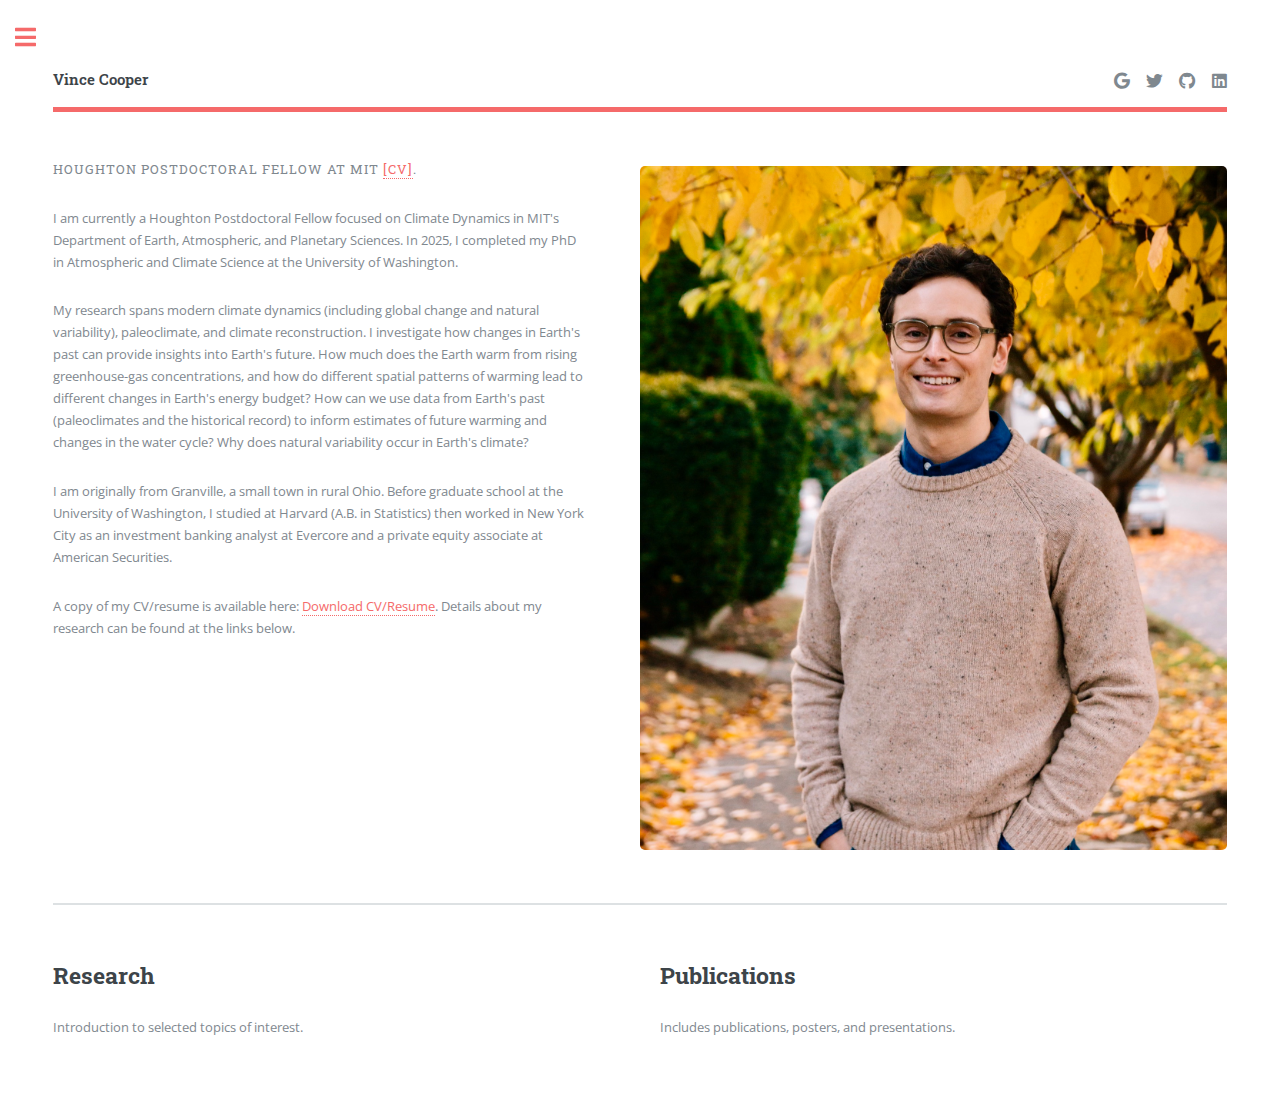
<file: index.html>
<!DOCTYPE HTML>
<!--
	Editorial by HTML5 UP
	html5up.net | @ajlkn
	Free for personal and commercial use under the CCA 3.0 license (html5up.net/license)
-->
<html>
	<head>
		<title>Vince Cooper</title>
		<meta charset="utf-8" />
		<meta name="viewport" content="width=device-width, initial-scale=1, user-scalable=no" />
		<link rel="stylesheet" href="assets/css/main.css" />
		<link rel="stylesheet" href="assets/css/academicons.min.css" />
		<meta name="description" content="Vince Cooper - Houghton Postdoctoral Fellow at MIT and PhD in Climate Dynamics from the University of Washington. Research in climate variability, climate reconstruction, and Earth's energy budget.">
		<meta name="keywords" content="Climate Science, Vince Cooper, Vincent Cooper, 
		                               Climate Dynamics, MIT, Harvard, UW, University of Washington, PhD,
									   Climate Research, Paleoclimate, Pattern Effect, Climate Sensitivity">
		<!-- <script>
  			const CV_PATH = 'files/cv/Cooper_CV_2026.01.31.pdf';
		</script> -->
		
	</head>
	<body class="is-preload">

		<!-- Wrapper -->
			<div id="wrapper">

				<!-- Main -->
					<div id="main">
						<div class="inner">

							<!-- Header -->
								<header id="header">
									<a href="index.html" class="logo"><strong>Vince Cooper</strong></a>
									<ul class="icons">
										<li><a href="https://scholar.google.com/citations?user=EFGj-hgAAAAJ&hl=en&oi=ao" class="icon brands fa-google"><span class="label">Google Scholar</span></a></li>
										<li><a href="https://twitter.com/VTCoop" class="icon brands fa-twitter"><span class="label">Twitter</span></a></li>
										<li><a href="https://github.com/vtcooper" class="icon brands fa-github"><span class="label">GitHub</span></a></li>
										<li><a href="https://www.linkedin.com/in/vince-cooper/" class="icon brands fa-linkedin"><span class="label">LinkedIn</span></a></li>
									</ul>
								</header>

							<!-- Banner -->
								<section id="banner">
									<div class="content">
										<header>
											<p>Houghton Postdoctoral Fellow at MIT <a href="files/cv/cooper_cv_latest.pdf">[CV]</a>.</p>
											<!-- <p>Houghton Postdoctoral Fellow at MIT <a href="#" onclick="window.location.href=CV_PATH; return false;">[CV]</a>.</p> -->
										</header>
										<p>
											I am currently a 
											Houghton Postdoctoral Fellow focused on Climate Dynamics in 
											MIT's Department of Earth, Atmospheric, and Planetary Sciences. 
											In 2025, I completed my PhD in Atmospheric and Climate Science 
											at the University of Washington.
										</p>
										<p>
											My research spans modern climate dynamics (including global change and natural variability), 
											paleoclimate, and climate reconstruction. 
											I investigate how changes in Earth's past can provide insights into Earth's future. 
											How much does the Earth warm from rising greenhouse-gas concentrations, 
											and how do different spatial patterns of warming lead to different changes in Earth's energy budget? 
											How can we use data from Earth's past (paleoclimates and the historical record) 
											to inform estimates of future warming and changes in the water cycle? 
											Why does natural variability occur in Earth's climate?
										</p>
										<p>
											I am originally from Granville, a small town in rural Ohio.
											Before graduate school at the University of Washington, 
											I studied at Harvard (A.B. in Statistics) then worked in New York City 
											as an investment banking analyst at Evercore 
											<!-- <a href="files/misc/Evercore_FT_2024.pdf">Evercore</a>  -->
											and a private equity associate at American Securities.
										</p>
										<p>
											A copy of my CV/resume is available here: 
											<a href="files/cv/cooper_cv_latest.pdf">Download CV/Resume</a>. 
											<!-- <a href="#" onclick="window.location.href=CV_PATH; return false;">Download CV/Resume</a>. -->
											Details about my research can be found at the links below.
										</p>
										<!-- <ul class="actions">
											<li><a href="#" class="button big">Download CV</a></li>
										</ul> -->
									</div>
									<span class="image object">
										<!-- <img src="images/head_2022.11_yellow.jpeg" alt="Vince Cooper Climate Science UW Harvard" />	 -->
										<img src="images/head_2022.11_yellow.jpeg" class="top-align-image" alt="Vince Cooper Climate Science UW Harvard" />
									</span>
									<!-- <div> -->
										<!-- <img src="images/head_2022.11_yellow.jpeg" alt="Vince Cooper Climate Science UW Harvard" />	 -->
										<!-- <img src="images/head_2022.11_yellow.jpeg" class="top-align-image" alt="Vince Cooper Climate Science UW Harvard" /> -->
									<!-- </div> -->
								</section>

							<!-- Section -->
								<section>
									<header class="major">
										<!-- <h2>Pages</h2> -->
									</header>
									<div class="features">
										<article>
											<!-- <span class="icon fa-gem"></span> -->
											<div class="content">
												<h2><a href="research.html">Research</a></h2>
												<p>Introduction to selected topics of interest.</p>
											</div>
										</article>
										<article>
											<!-- <span class="icon solid fa-paper-plane"></span> -->
											<div class="content">
												<h2><a href="publications.html">Publications</a></h2>
												<p>Includes publications, posters, and presentations.</p>
											</div>
										</article>
										<!-- <article>
											<span class="icon solid fa-rocket"></span>
											<div class="content">
												<h2><a href="teaching.html">Teaching & Outreach</a></h2>
												<p>[Work in progress.]</p>
											</div>
										</article> -->
										<!-- <article>
											<span class="icon solid fa-signal"></span>
											<div class="content">
												<h2><a href="resources.html">Resources</a></h2>
												<p>[Work in progress.]</p>
											</div>
										</article> -->
									</div>
								</section>

							<!-- Section -->
								<!-- <section>
									<header class="major">
										<h2>Ipsum sed dolor</h2>
									</header>
									<div class="posts">
										<article>
											<a href="#" class="image"><img src="images/pic01.jpg" alt="" /></a>
											<h3>Interdum aenean</h3>
											<p>Aenean ornare velit lacus, ac varius enim lorem ullamcorper dolore. Proin aliquam facilisis ante interdum. Sed nulla amet lorem feugiat tempus aliquam.</p>
											<ul class="actions">
												<li><a href="#" class="button">More</a></li>
											</ul>
										</article>
										<article>
											<a href="#" class="image"><img src="images/pic02.jpg" alt="" /></a>
											<h3>Nulla amet dolore</h3>
											<p>Aenean ornare velit lacus, ac varius enim lorem ullamcorper dolore. Proin aliquam facilisis ante interdum. Sed nulla amet lorem feugiat tempus aliquam.</p>
											<ul class="actions">
												<li><a href="#" class="button">More</a></li>
											</ul>
										</article>
										<article>
											<a href="#" class="image"><img src="images/pic03.jpg" alt="" /></a>
											<h3>Tempus ullamcorper</h3>
											<p>Aenean ornare velit lacus, ac varius enim lorem ullamcorper dolore. Proin aliquam facilisis ante interdum. Sed nulla amet lorem feugiat tempus aliquam.</p>
											<ul class="actions">
												<li><a href="#" class="button">More</a></li>
											</ul>
										</article>
										<article>
											<a href="#" class="image"><img src="images/pic04.jpg" alt="" /></a>
											<h3>Sed etiam facilis</h3>
											<p>Aenean ornare velit lacus, ac varius enim lorem ullamcorper dolore. Proin aliquam facilisis ante interdum. Sed nulla amet lorem feugiat tempus aliquam.</p>
											<ul class="actions">
												<li><a href="#" class="button">More</a></li>
											</ul>
										</article>
										<article>
											<a href="#" class="image"><img src="images/pic05.jpg" alt="" /></a>
											<h3>Feugiat lorem aenean</h3>
											<p>Aenean ornare velit lacus, ac varius enim lorem ullamcorper dolore. Proin aliquam facilisis ante interdum. Sed nulla amet lorem feugiat tempus aliquam.</p>
											<ul class="actions">
												<li><a href="#" class="button">More</a></li>
											</ul>
										</article>
										<article>
											<a href="#" class="image"><img src="images/pic06.jpg" alt="" /></a>
											<h3>Amet varius aliquam</h3>
											<p>Aenean ornare velit lacus, ac varius enim lorem ullamcorper dolore. Proin aliquam facilisis ante interdum. Sed nulla amet lorem feugiat tempus aliquam.</p>
											<ul class="actions">
												<li><a href="#" class="button">More</a></li>
											</ul>
										</article>
									</div>
								</section> -->

						</div>
					</div>

				<!-- Sidebar -->
					<div id="sidebar">
						<div class="inner">

							<!-- Search -->
								<!-- <section id="search" class="alt">
									<form method="post" action="#">
										<input type="text" name="query" id="query" placeholder="Search" />
									</form>
								</section> -->
									
						<!-- Logo -->
							<div id="logo">
							<h1 id="title">Vince Cooper</h1>
								<p>Postdoctoral Fellow</p>
								<p>Climate Dynamics</p>
                                <p>MIT</p>
								<span class="image avatar48"><img src="images/head_2022.11_green2.jpeg" alt="Vince Cooper UW Harvard" /></span>
							</div>


							<!-- Menu -->
								<nav id="menu">
									<!-- <header class="major">
										<h2>Menu</h2>
									</header> -->
									<ul>
										<li><a href="index.html">Homepage</a></li>
										<li><a href="research.html">Research</a></li>
										<!-- <li><a href="generic.html">Generic</a></li> -->
										<li><a href="publications.html">Publications</a></li>
										<li><a href="files/cv/cooper_cv_latest.pdf">[Download CV]</a></li>
										<!-- <li><a href="teaching.html">Teaching & Outreach</a></li> -->
										<!-- <li><a href="resources.html">Resources</a></li> -->
										<!-- <li><a href="elements.html">Elements</a></li> -->
										<!-- <li>
											<span class="opener">Submenu</span>
											<ul>
												<li><a href="#">Lorem Dolor</a></li>
												<li><a href="#">Ipsum Adipiscing</a></li>
												<li><a href="#">Tempus Magna</a></li>
												<li><a href="#">Feugiat Veroeros</a></li>
											</ul>
										</li> -->
									</ul>
								</nav>

							<!-- Section -->
								<!-- <section>
									<header class="major">
										<h2>Ante interdum</h2>
									</header>
									<div class="mini-posts">
										<article>
											<a href="#" class="image"><img src="images/pic07.jpg" alt="" /></a>
											<p>Aenean ornare velit lacus, ac varius enim lorem ullamcorper dolore aliquam.</p>
										</article>
										<article>
											<a href="#" class="image"><img src="images/pic08.jpg" alt="" /></a>
											<p>Aenean ornare velit lacus, ac varius enim lorem ullamcorper dolore aliquam.</p>
										</article>
										<article>
											<a href="#" class="image"><img src="images/pic09.jpg" alt="" /></a>
											<p>Aenean ornare velit lacus, ac varius enim lorem ullamcorper dolore aliquam.</p>
										</article>
									</div>
									<ul class="actions">
										<li><a href="#" class="button">More</a></li>
									</ul>
								</section> -->

							<!-- Section -->
								<section>
									<header class="major">
										<h2>Contact</h2>
									</header>
									<!-- <p>Sedtempus aliquam.</p> -->
									<ul class="contact">
										<li class="icon solid fa-envelope"><a href="mailto:vcooper@mit.edu">vcooper (at) mit (dot) edu</a></li>
										<!-- <li><a href="mailto:vcooper@mit.edu" class="icon solid fa-envelope"</a>vcooper at uw dot edu</li> -->
										<!-- <li class="icon solid fa-phone">(000) 000-0000</li> -->
										<li class="icon solid fa-home">Green Bldg<br />
											Office 54-1713<br />
										 	Cambridge, MA 02139</li>
									</ul>
								</section>

							<!-- Footer -->
								<footer id="footer">
									<p class="copyright">&copy; Vince Cooper. All rights reserved. Design: <a href="https://html5up.net">HTML5 UP</a>.</p>
								</footer>

						</div>
					</div>

			</div>

		<!-- Scripts -->
			<script src="assets/js/jquery.min.js"></script>
			<script src="assets/js/browser.min.js"></script>
			<script src="assets/js/breakpoints.min.js"></script>
			<script src="assets/js/util.js"></script>
			<script src="assets/js/main.js"></script>

	</body>
</html>
</file>
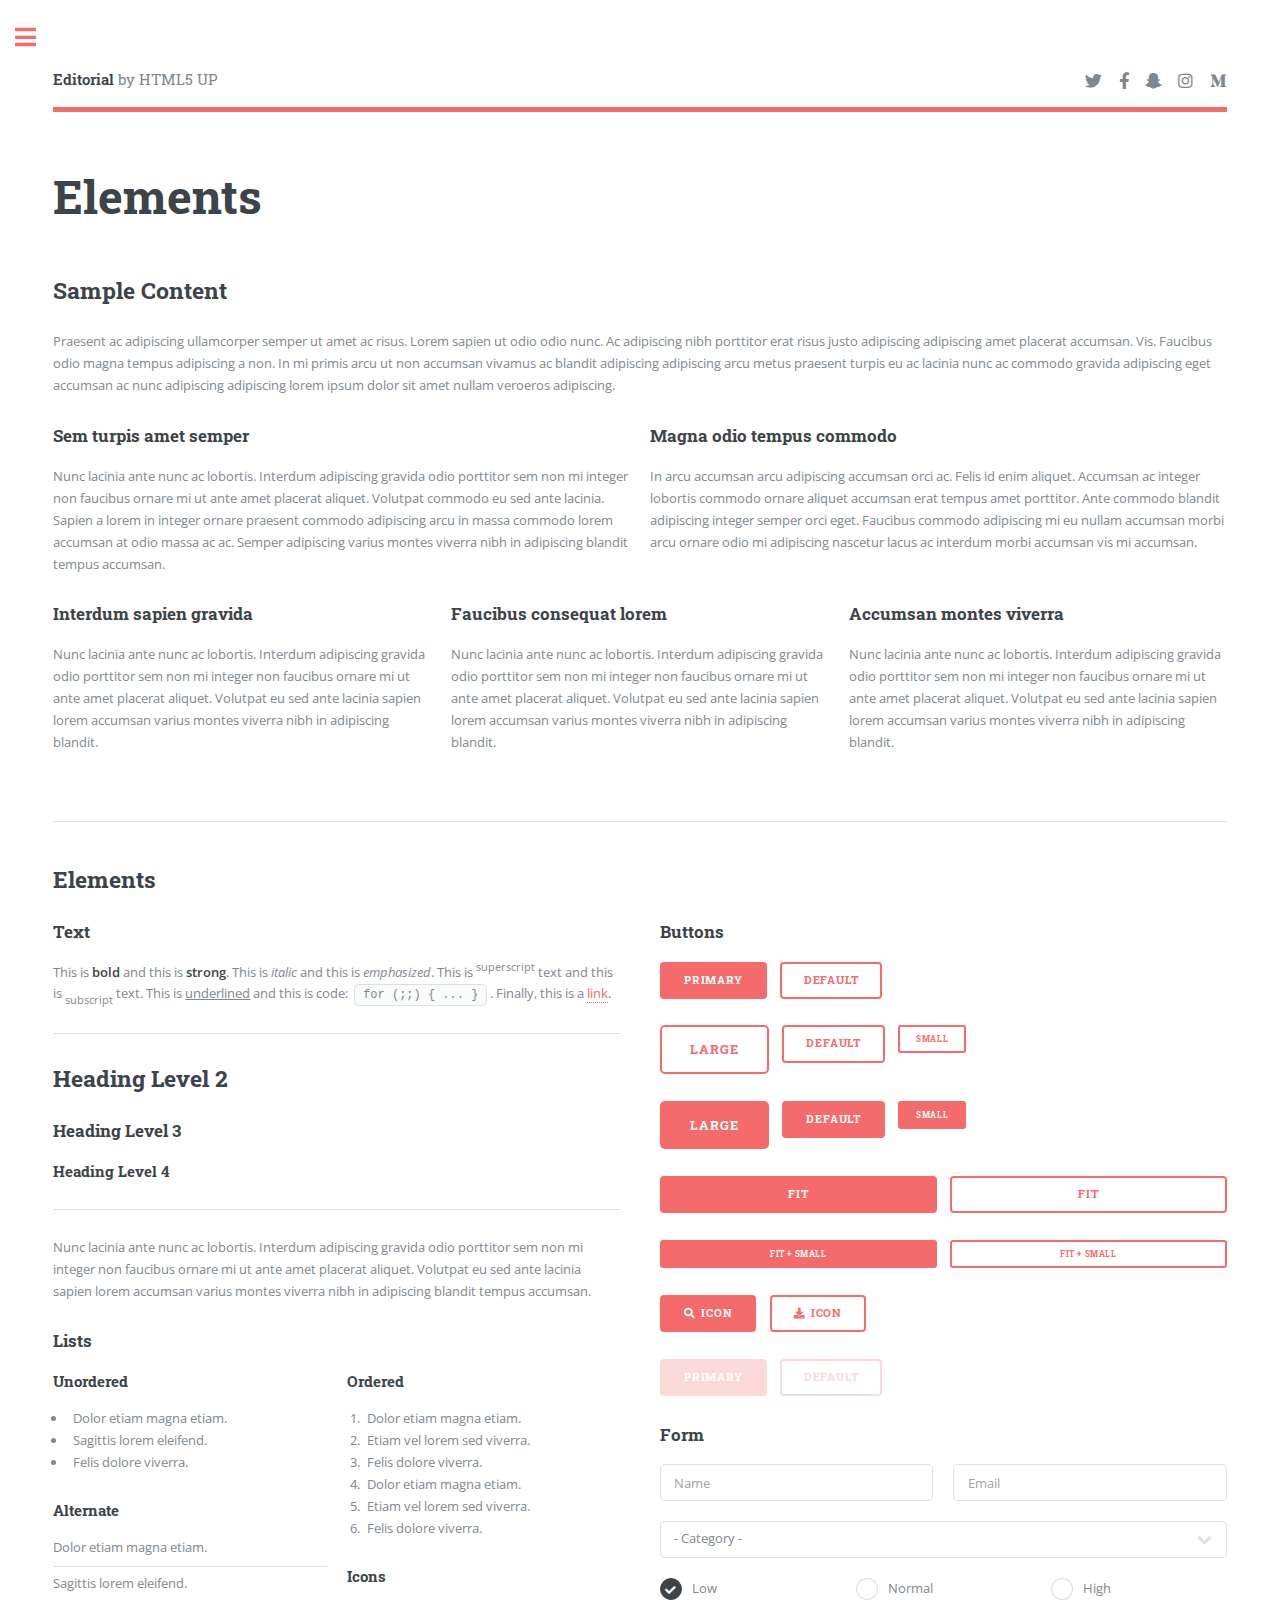
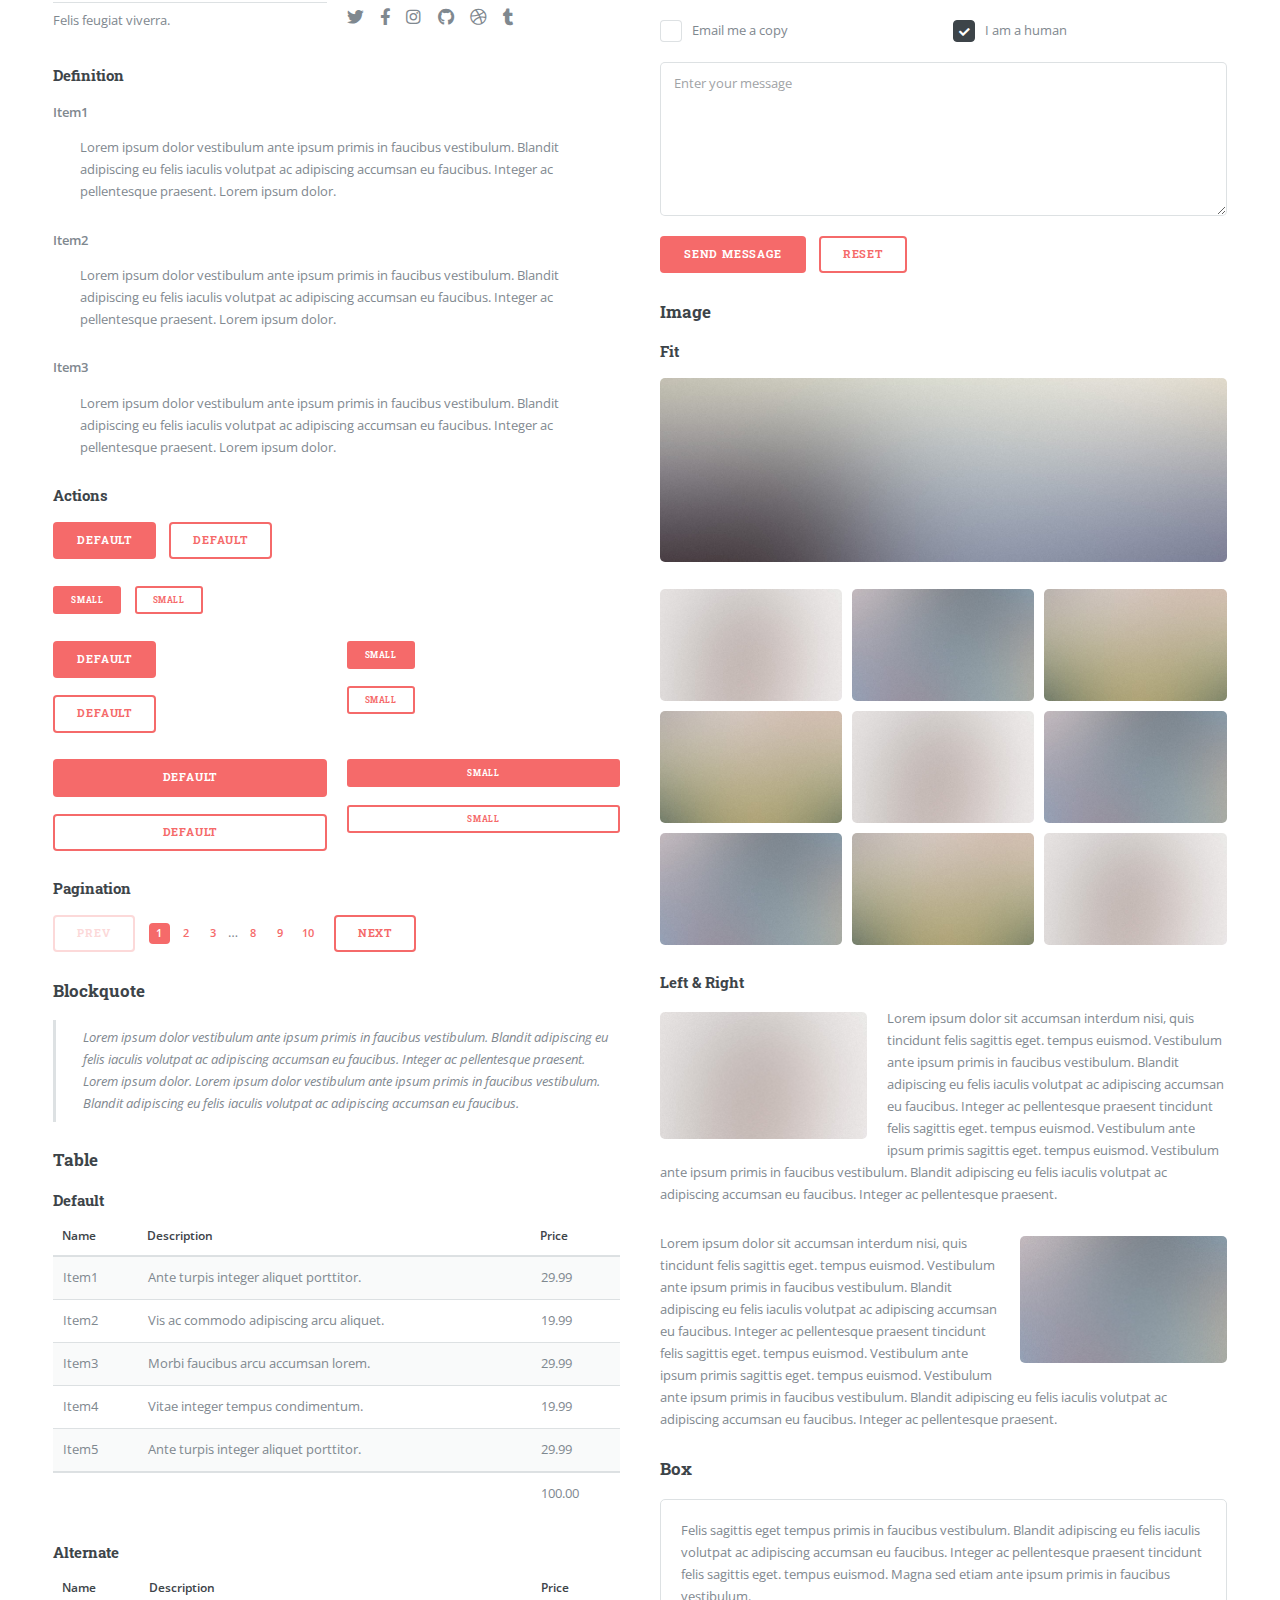
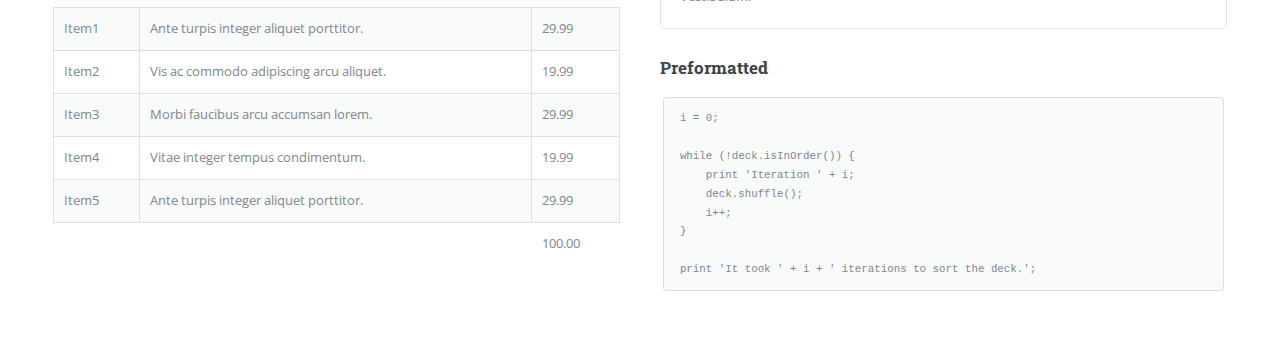
<file: elements.html>
<!DOCTYPE HTML>
<!--
	Editorial by HTML5 UP
	html5up.net | @ajlkn
	Free for personal and commercial use under the CCA 3.0 license (html5up.net/license)
-->
<html>
	<head>
		<title>Elements - Editorial by HTML5 UP</title>
		<meta charset="utf-8" />
		<meta name="viewport" content="width=device-width, initial-scale=1, user-scalable=no" />
		<link rel="stylesheet" href="assets/css/main.css" />
	</head>
	<body class="is-preload">

		<!-- Wrapper -->
			<div id="wrapper">

				<!-- Main -->
					<div id="main">
						<div class="inner">

							<!-- Header -->
								<header id="header">
									<a href="index.html" class="logo"><strong>Editorial</strong> by HTML5 UP</a>
									<ul class="icons">
										<li><a href="#" class="icon brands fa-twitter"><span class="label">Twitter</span></a></li>
										<li><a href="#" class="icon brands fa-facebook-f"><span class="label">Facebook</span></a></li>
										<li><a href="#" class="icon brands fa-snapchat-ghost"><span class="label">Snapchat</span></a></li>
										<li><a href="#" class="icon brands fa-instagram"><span class="label">Instagram</span></a></li>
										<li><a href="#" class="icon brands fa-medium-m"><span class="label">Medium</span></a></li>
									</ul>
								</header>

							<!-- Content -->
								<section>
									<header class="main">
										<h1>Elements</h1>
									</header>

									<!-- Content -->
										<h2 id="content">Sample Content</h2>
										<p>Praesent ac adipiscing ullamcorper semper ut amet ac risus. Lorem sapien ut odio odio nunc. Ac adipiscing nibh porttitor erat risus justo adipiscing adipiscing amet placerat accumsan. Vis. Faucibus odio magna tempus adipiscing a non. In mi primis arcu ut non accumsan vivamus ac blandit adipiscing adipiscing arcu metus praesent turpis eu ac lacinia nunc ac commodo gravida adipiscing eget accumsan ac nunc adipiscing adipiscing lorem ipsum dolor sit amet nullam veroeros adipiscing.</p>
										<div class="row">
											<div class="col-6 col-12-small">
												<h3>Sem turpis amet semper</h3>
												<p>Nunc lacinia ante nunc ac lobortis. Interdum adipiscing gravida odio porttitor sem non mi integer non faucibus ornare mi ut ante amet placerat aliquet. Volutpat commodo eu sed ante lacinia. Sapien a lorem in integer ornare praesent commodo adipiscing arcu in massa commodo lorem accumsan at odio massa ac ac. Semper adipiscing varius montes viverra nibh in adipiscing blandit tempus accumsan.</p>
											</div>
											<div class="col-6 col-12-small">
												<h3>Magna odio tempus commodo</h3>
												<p>In arcu accumsan arcu adipiscing accumsan orci ac. Felis id enim aliquet. Accumsan ac integer lobortis commodo ornare aliquet accumsan erat tempus amet porttitor. Ante commodo blandit adipiscing integer semper orci eget. Faucibus commodo adipiscing mi eu nullam accumsan morbi arcu ornare odio mi adipiscing nascetur lacus ac interdum morbi accumsan vis mi accumsan.</p>
											</div>
											<!-- Break -->
											<div class="col-4 col-12-medium">
												<h3>Interdum sapien gravida</h3>
												<p>Nunc lacinia ante nunc ac lobortis. Interdum adipiscing gravida odio porttitor sem non mi integer non faucibus ornare mi ut ante amet placerat aliquet. Volutpat eu sed ante lacinia sapien lorem accumsan varius montes viverra nibh in adipiscing blandit.</p>
											</div>
											<div class="col-4 col-12-medium">
												<h3>Faucibus consequat lorem</h3>
												<p>Nunc lacinia ante nunc ac lobortis. Interdum adipiscing gravida odio porttitor sem non mi integer non faucibus ornare mi ut ante amet placerat aliquet. Volutpat eu sed ante lacinia sapien lorem accumsan varius montes viverra nibh in adipiscing blandit.</p>
											</div>
											<div class="col-4 col-12-medium">
												<h3>Accumsan montes viverra</h3>
												<p>Nunc lacinia ante nunc ac lobortis. Interdum adipiscing gravida odio porttitor sem non mi integer non faucibus ornare mi ut ante amet placerat aliquet. Volutpat eu sed ante lacinia sapien lorem accumsan varius montes viverra nibh in adipiscing blandit.</p>
											</div>
										</div>

									<hr class="major" />

									<!-- Elements -->
										<h2 id="elements">Elements</h2>
										<div class="row gtr-200">
											<div class="col-6 col-12-medium">

												<!-- Text stuff -->
													<h3>Text</h3>
													<p>This is <b>bold</b> and this is <strong>strong</strong>. This is <i>italic</i> and this is <em>emphasized</em>.
													This is <sup>superscript</sup> text and this is <sub>subscript</sub> text.
													This is <u>underlined</u> and this is code: <code>for (;;) { ... }</code>.
													Finally, this is a <a href="#">link</a>.</p>
													<hr />
													<h2>Heading Level 2</h2>
													<h3>Heading Level 3</h3>
													<h4>Heading Level 4</h4>
													<hr />
													<p>Nunc lacinia ante nunc ac lobortis. Interdum adipiscing gravida odio porttitor sem non mi integer non faucibus ornare mi ut ante amet placerat aliquet. Volutpat eu sed ante lacinia sapien lorem accumsan varius montes viverra nibh in adipiscing blandit tempus accumsan.</p>

												<!-- Lists -->
													<h3>Lists</h3>
													<div class="row">
														<div class="col-6 col-12-small">

															<h4>Unordered</h4>
															<ul>
																<li>Dolor etiam magna etiam.</li>
																<li>Sagittis lorem eleifend.</li>
																<li>Felis dolore viverra.</li>
															</ul>

															<h4>Alternate</h4>
															<ul class="alt">
																<li>Dolor etiam magna etiam.</li>
																<li>Sagittis lorem eleifend.</li>
																<li>Felis feugiat viverra.</li>
															</ul>

														</div>
														<div class="col-6 col-12-small">

															<h4>Ordered</h4>
															<ol>
																<li>Dolor etiam magna etiam.</li>
																<li>Etiam vel lorem sed viverra.</li>
																<li>Felis dolore viverra.</li>
																<li>Dolor etiam magna etiam.</li>
																<li>Etiam vel lorem sed viverra.</li>
																<li>Felis dolore viverra.</li>
															</ol>

															<h4>Icons</h4>
															<ul class="icons">
																<li><a href="#" class="icon brands fa-twitter"><span class="label">Twitter</span></a></li>
																<li><a href="#" class="icon brands fa-facebook-f"><span class="label">Facebook</span></a></li>
																<li><a href="#" class="icon brands fa-instagram"><span class="label">Instagram</span></a></li>
																<li><a href="#" class="icon brands fa-github"><span class="label">Github</span></a></li>
																<li><a href="#" class="icon brands fa-dribbble"><span class="label">Dribbble</span></a></li>
																<li><a href="#" class="icon brands fa-tumblr"><span class="label">Tumblr</span></a></li>
															</ul>

														</div>
													</div>
													<h4>Definition</h4>
													<dl>
														<dt>Item1</dt>
														<dd>
															<p>Lorem ipsum dolor vestibulum ante ipsum primis in faucibus vestibulum. Blandit adipiscing eu felis iaculis volutpat ac adipiscing accumsan eu faucibus. Integer ac pellentesque praesent. Lorem ipsum dolor.</p>
														</dd>
														<dt>Item2</dt>
														<dd>
															<p>Lorem ipsum dolor vestibulum ante ipsum primis in faucibus vestibulum. Blandit adipiscing eu felis iaculis volutpat ac adipiscing accumsan eu faucibus. Integer ac pellentesque praesent. Lorem ipsum dolor.</p>
														</dd>
														<dt>Item3</dt>
														<dd>
															<p>Lorem ipsum dolor vestibulum ante ipsum primis in faucibus vestibulum. Blandit adipiscing eu felis iaculis volutpat ac adipiscing accumsan eu faucibus. Integer ac pellentesque praesent. Lorem ipsum dolor.</p>
														</dd>
													</dl>

													<h4>Actions</h4>
													<ul class="actions">
														<li><a href="#" class="button primary">Default</a></li>
														<li><a href="#" class="button">Default</a></li>
													</ul>
													<ul class="actions small">
														<li><a href="#" class="button primary small">Small</a></li>
														<li><a href="#" class="button small">Small</a></li>
													</ul>
													<div class="row">
														<div class="col-6 col-12-small">
															<ul class="actions stacked">
																<li><a href="#" class="button primary">Default</a></li>
																<li><a href="#" class="button">Default</a></li>
															</ul>
														</div>
														<div class="col-6 col-12-small">
															<ul class="actions stacked">
																<li><a href="#" class="button primary small">Small</a></li>
																<li><a href="#" class="button small">Small</a></li>
															</ul>
														</div>
														<div class="col-6 col-12-small">
															<ul class="actions stacked">
																<li><a href="#" class="button primary fit">Default</a></li>
																<li><a href="#" class="button fit">Default</a></li>
															</ul>
														</div>
														<div class="col-6 col-12-small">
															<ul class="actions stacked">
																<li><a href="#" class="button primary small fit">Small</a></li>
																<li><a href="#" class="button small fit">Small</a></li>
															</ul>
														</div>
													</div>

													<h4>Pagination</h4>
													<ul class="pagination">
														<li><span class="button disabled">Prev</span></li>
														<li><a href="#" class="page active">1</a></li>
														<li><a href="#" class="page">2</a></li>
														<li><a href="#" class="page">3</a></li>
														<li><span>&hellip;</span></li>
														<li><a href="#" class="page">8</a></li>
														<li><a href="#" class="page">9</a></li>
														<li><a href="#" class="page">10</a></li>
														<li><a href="#" class="button">Next</a></li>
													</ul>

												<!-- Blockquote -->
													<h3>Blockquote</h3>
													<blockquote>Lorem ipsum dolor vestibulum ante ipsum primis in faucibus vestibulum. Blandit adipiscing eu felis iaculis volutpat ac adipiscing accumsan eu faucibus. Integer ac pellentesque praesent. Lorem ipsum dolor. Lorem ipsum dolor vestibulum ante ipsum primis in faucibus vestibulum. Blandit adipiscing eu felis iaculis volutpat ac adipiscing accumsan eu faucibus.</blockquote>

												<!-- Table -->
													<h3>Table</h3>

													<h4>Default</h4>
													<div class="table-wrapper">
														<table>
															<thead>
																<tr>
																	<th>Name</th>
																	<th>Description</th>
																	<th>Price</th>
																</tr>
															</thead>
															<tbody>
																<tr>
																	<td>Item1</td>
																	<td>Ante turpis integer aliquet porttitor.</td>
																	<td>29.99</td>
																</tr>
																<tr>
																	<td>Item2</td>
																	<td>Vis ac commodo adipiscing arcu aliquet.</td>
																	<td>19.99</td>
																</tr>
																<tr>
																	<td>Item3</td>
																	<td> Morbi faucibus arcu accumsan lorem.</td>
																	<td>29.99</td>
																</tr>
																<tr>
																	<td>Item4</td>
																	<td>Vitae integer tempus condimentum.</td>
																	<td>19.99</td>
																</tr>
																<tr>
																	<td>Item5</td>
																	<td>Ante turpis integer aliquet porttitor.</td>
																	<td>29.99</td>
																</tr>
															</tbody>
															<tfoot>
																<tr>
																	<td colspan="2"></td>
																	<td>100.00</td>
																</tr>
															</tfoot>
														</table>
													</div>

													<h4>Alternate</h4>
													<div class="table-wrapper">
														<table class="alt">
															<thead>
																<tr>
																	<th>Name</th>
																	<th>Description</th>
																	<th>Price</th>
																</tr>
															</thead>
															<tbody>
																<tr>
																	<td>Item1</td>
																	<td>Ante turpis integer aliquet porttitor.</td>
																	<td>29.99</td>
																</tr>
																<tr>
																	<td>Item2</td>
																	<td>Vis ac commodo adipiscing arcu aliquet.</td>
																	<td>19.99</td>
																</tr>
																<tr>
																	<td>Item3</td>
																	<td> Morbi faucibus arcu accumsan lorem.</td>
																	<td>29.99</td>
																</tr>
																<tr>
																	<td>Item4</td>
																	<td>Vitae integer tempus condimentum.</td>
																	<td>19.99</td>
																</tr>
																<tr>
																	<td>Item5</td>
																	<td>Ante turpis integer aliquet porttitor.</td>
																	<td>29.99</td>
																</tr>
															</tbody>
															<tfoot>
																<tr>
																	<td colspan="2"></td>
																	<td>100.00</td>
																</tr>
															</tfoot>
														</table>
													</div>

											</div>
											<div class="col-6 col-12-medium">

												<!-- Buttons -->
													<h3>Buttons</h3>
													<ul class="actions">
														<li><a href="#" class="button primary">Primary</a></li>
														<li><a href="#" class="button">Default</a></li>
													</ul>
													<ul class="actions">
														<li><a href="#" class="button large">Large</a></li>
														<li><a href="#" class="button">Default</a></li>
														<li><a href="#" class="button small">Small</a></li>
													</ul>
													<ul class="actions">
														<li><a href="#" class="button primary large">Large</a></li>
														<li><a href="#" class="button primary">Default</a></li>
														<li><a href="#" class="button primary small">Small</a></li>
													</ul>
													<ul class="actions fit">
														<li><a href="#" class="button primary fit">Fit</a></li>
														<li><a href="#" class="button fit">Fit</a></li>
													</ul>
													<ul class="actions fit small">
														<li><a href="#" class="button primary fit small">Fit + Small</a></li>
														<li><a href="#" class="button fit small">Fit + Small</a></li>
													</ul>
													<ul class="actions">
														<li><a href="#" class="button primary icon solid fa-search">Icon</a></li>
														<li><a href="#" class="button icon solid fa-download">Icon</a></li>
													</ul>
													<ul class="actions">
														<li><span class="button primary disabled">Primary</span></li>
														<li><span class="button disabled">Default</span></li>
													</ul>

												<!-- Form -->
													<h3>Form</h3>

													<form method="post" action="#">
														<div class="row gtr-uniform">
															<div class="col-6 col-12-xsmall">
																<input type="text" name="demo-name" id="demo-name" value="" placeholder="Name" />
															</div>
															<div class="col-6 col-12-xsmall">
																<input type="email" name="demo-email" id="demo-email" value="" placeholder="Email" />
															</div>
															<!-- Break -->
															<div class="col-12">
																<select name="demo-category" id="demo-category">
																	<option value="">- Category -</option>
																	<option value="1">Manufacturing</option>
																	<option value="1">Shipping</option>
																	<option value="1">Administration</option>
																	<option value="1">Human Resources</option>
																</select>
															</div>
															<!-- Break -->
															<div class="col-4 col-12-small">
																<input type="radio" id="demo-priority-low" name="demo-priority" checked>
																<label for="demo-priority-low">Low</label>
															</div>
															<div class="col-4 col-12-small">
																<input type="radio" id="demo-priority-normal" name="demo-priority">
																<label for="demo-priority-normal">Normal</label>
															</div>
															<div class="col-4 col-12-small">
																<input type="radio" id="demo-priority-high" name="demo-priority">
																<label for="demo-priority-high">High</label>
															</div>
															<!-- Break -->
															<div class="col-6 col-12-small">
																<input type="checkbox" id="demo-copy" name="demo-copy">
																<label for="demo-copy">Email me a copy</label>
															</div>
															<div class="col-6 col-12-small">
																<input type="checkbox" id="demo-human" name="demo-human" checked>
																<label for="demo-human">I am a human</label>
															</div>
															<!-- Break -->
															<div class="col-12">
																<textarea name="demo-message" id="demo-message" placeholder="Enter your message" rows="6"></textarea>
															</div>
															<!-- Break -->
															<div class="col-12">
																<ul class="actions">
																	<li><input type="submit" value="Send Message" class="primary" /></li>
																	<li><input type="reset" value="Reset" /></li>
																</ul>
															</div>
														</div>
													</form>

												<!-- Image -->
													<h3>Image</h3>

													<h4>Fit</h4>
													<span class="image fit"><img src="images/pic11.jpg" alt="" /></span>
													<div class="box alt">
														<div class="row gtr-50 gtr-uniform">
															<div class="col-4"><span class="image fit"><img src="images/pic01.jpg" alt="" /></span></div>
															<div class="col-4"><span class="image fit"><img src="images/pic02.jpg" alt="" /></span></div>
															<div class="col-4"><span class="image fit"><img src="images/pic03.jpg" alt="" /></span></div>
															<!-- Break -->
															<div class="col-4"><span class="image fit"><img src="images/pic03.jpg" alt="" /></span></div>
															<div class="col-4"><span class="image fit"><img src="images/pic01.jpg" alt="" /></span></div>
															<div class="col-4"><span class="image fit"><img src="images/pic02.jpg" alt="" /></span></div>
															<!-- Break -->
															<div class="col-4"><span class="image fit"><img src="images/pic02.jpg" alt="" /></span></div>
															<div class="col-4"><span class="image fit"><img src="images/pic03.jpg" alt="" /></span></div>
															<div class="col-4"><span class="image fit"><img src="images/pic01.jpg" alt="" /></span></div>
														</div>
													</div>

													<h4>Left &amp; Right</h4>
													<p><span class="image left"><img src="images/pic01.jpg" alt="" /></span>Lorem ipsum dolor sit accumsan interdum nisi, quis tincidunt felis sagittis eget. tempus euismod. Vestibulum ante ipsum primis in faucibus vestibulum. Blandit adipiscing eu felis iaculis volutpat ac adipiscing accumsan eu faucibus. Integer ac pellentesque praesent tincidunt felis sagittis eget. tempus euismod. Vestibulum ante ipsum primis sagittis eget. tempus euismod. Vestibulum ante ipsum primis in faucibus vestibulum. Blandit adipiscing eu felis iaculis volutpat ac adipiscing accumsan eu faucibus. Integer ac pellentesque praesent.</p>
													<p><span class="image right"><img src="images/pic02.jpg" alt="" /></span>Lorem ipsum dolor sit accumsan interdum nisi, quis tincidunt felis sagittis eget. tempus euismod. Vestibulum ante ipsum primis in faucibus vestibulum. Blandit adipiscing eu felis iaculis volutpat ac adipiscing accumsan eu faucibus. Integer ac pellentesque praesent tincidunt felis sagittis eget. tempus euismod. Vestibulum ante ipsum primis sagittis eget. tempus euismod. Vestibulum ante ipsum primis in faucibus vestibulum. Blandit adipiscing eu felis iaculis volutpat ac adipiscing accumsan eu faucibus. Integer ac pellentesque praesent.</p>

												<!-- Box -->
													<h3>Box</h3>
													<div class="box">
														<p>Felis sagittis eget tempus primis in faucibus vestibulum. Blandit adipiscing eu felis iaculis volutpat ac adipiscing accumsan eu faucibus. Integer ac pellentesque praesent tincidunt felis sagittis eget. tempus euismod. Magna sed etiam ante ipsum primis in faucibus vestibulum.</p>
													</div>

												<!-- Preformatted Code -->
													<h3>Preformatted</h3>
													<pre><code>i = 0;

while (!deck.isInOrder()) {
    print 'Iteration ' + i;
    deck.shuffle();
    i++;
}

print 'It took ' + i + ' iterations to sort the deck.';
</code></pre>

											</div>
										</div>

								</section>

						</div>
					</div>

				<!-- Sidebar -->
					<div id="sidebar">
						<div class="inner">

							<!-- Search -->
								<section id="search" class="alt">
									<form method="post" action="#">
										<input type="text" name="query" id="query" placeholder="Search" />
									</form>
								</section>

							<!-- Menu -->
								<nav id="menu">
									<header class="major">
										<h2>Menu</h2>
									</header>
									<ul>
										<li><a href="index.html">Homepage</a></li>
										<li><a href="generic.html">Generic</a></li>
										<li><a href="elements.html">Elements</a></li>
										<li>
											<span class="opener">Submenu</span>
											<ul>
												<li><a href="#">Lorem Dolor</a></li>
												<li><a href="#">Ipsum Adipiscing</a></li>
												<li><a href="#">Tempus Magna</a></li>
												<li><a href="#">Feugiat Veroeros</a></li>
											</ul>
										</li>
										<li><a href="#">Etiam Dolore</a></li>
										<li><a href="#">Adipiscing</a></li>
										<li>
											<span class="opener">Another Submenu</span>
											<ul>
												<li><a href="#">Lorem Dolor</a></li>
												<li><a href="#">Ipsum Adipiscing</a></li>
												<li><a href="#">Tempus Magna</a></li>
												<li><a href="#">Feugiat Veroeros</a></li>
											</ul>
										</li>
										<li><a href="#">Maximus Erat</a></li>
										<li><a href="#">Sapien Mauris</a></li>
										<li><a href="#">Amet Lacinia</a></li>
									</ul>
								</nav>

							<!-- Section -->
								<section>
									<header class="major">
										<h2>Ante interdum</h2>
									</header>
									<div class="mini-posts">
										<article>
											<a href="#" class="image"><img src="images/pic07.jpg" alt="" /></a>
											<p>Aenean ornare velit lacus, ac varius enim lorem ullamcorper dolore aliquam.</p>
										</article>
										<article>
											<a href="#" class="image"><img src="images/pic08.jpg" alt="" /></a>
											<p>Aenean ornare velit lacus, ac varius enim lorem ullamcorper dolore aliquam.</p>
										</article>
										<article>
											<a href="#" class="image"><img src="images/pic09.jpg" alt="" /></a>
											<p>Aenean ornare velit lacus, ac varius enim lorem ullamcorper dolore aliquam.</p>
										</article>
									</div>
									<ul class="actions">
										<li><a href="#" class="button">More</a></li>
									</ul>
								</section>

							<!-- Section -->
								<section>
									<header class="major">
										<h2>Get in touch</h2>
									</header>
									<p>Sed varius enim lorem ullamcorper dolore aliquam aenean ornare velit lacus, ac varius enim lorem ullamcorper dolore. Proin sed aliquam facilisis ante interdum. Sed nulla amet lorem feugiat tempus aliquam.</p>
									<ul class="contact">
										<li class="icon solid fa-envelope"><a href="#">information@untitled.tld</a></li>
										<li class="icon solid fa-phone">(000) 000-0000</li>
										<li class="icon solid fa-home">1234 Somewhere Road #8254<br />
										Nashville, TN 00000-0000</li>
									</ul>
								</section>

							<!-- Footer -->
								<footer id="footer">
									<p class="copyright">&copy; Untitled. All rights reserved. Demo Images: <a href="https://unsplash.com">Unsplash</a>. Design: <a href="https://html5up.net">HTML5 UP</a>.</p>
								</footer>

						</div>
					</div>

			</div>

		<!-- Scripts -->
			<script src="assets/js/jquery.min.js"></script>
			<script src="assets/js/browser.min.js"></script>
			<script src="assets/js/breakpoints.min.js"></script>
			<script src="assets/js/util.js"></script>
			<script src="assets/js/main.js"></script>

	</body>
</html>
</file>
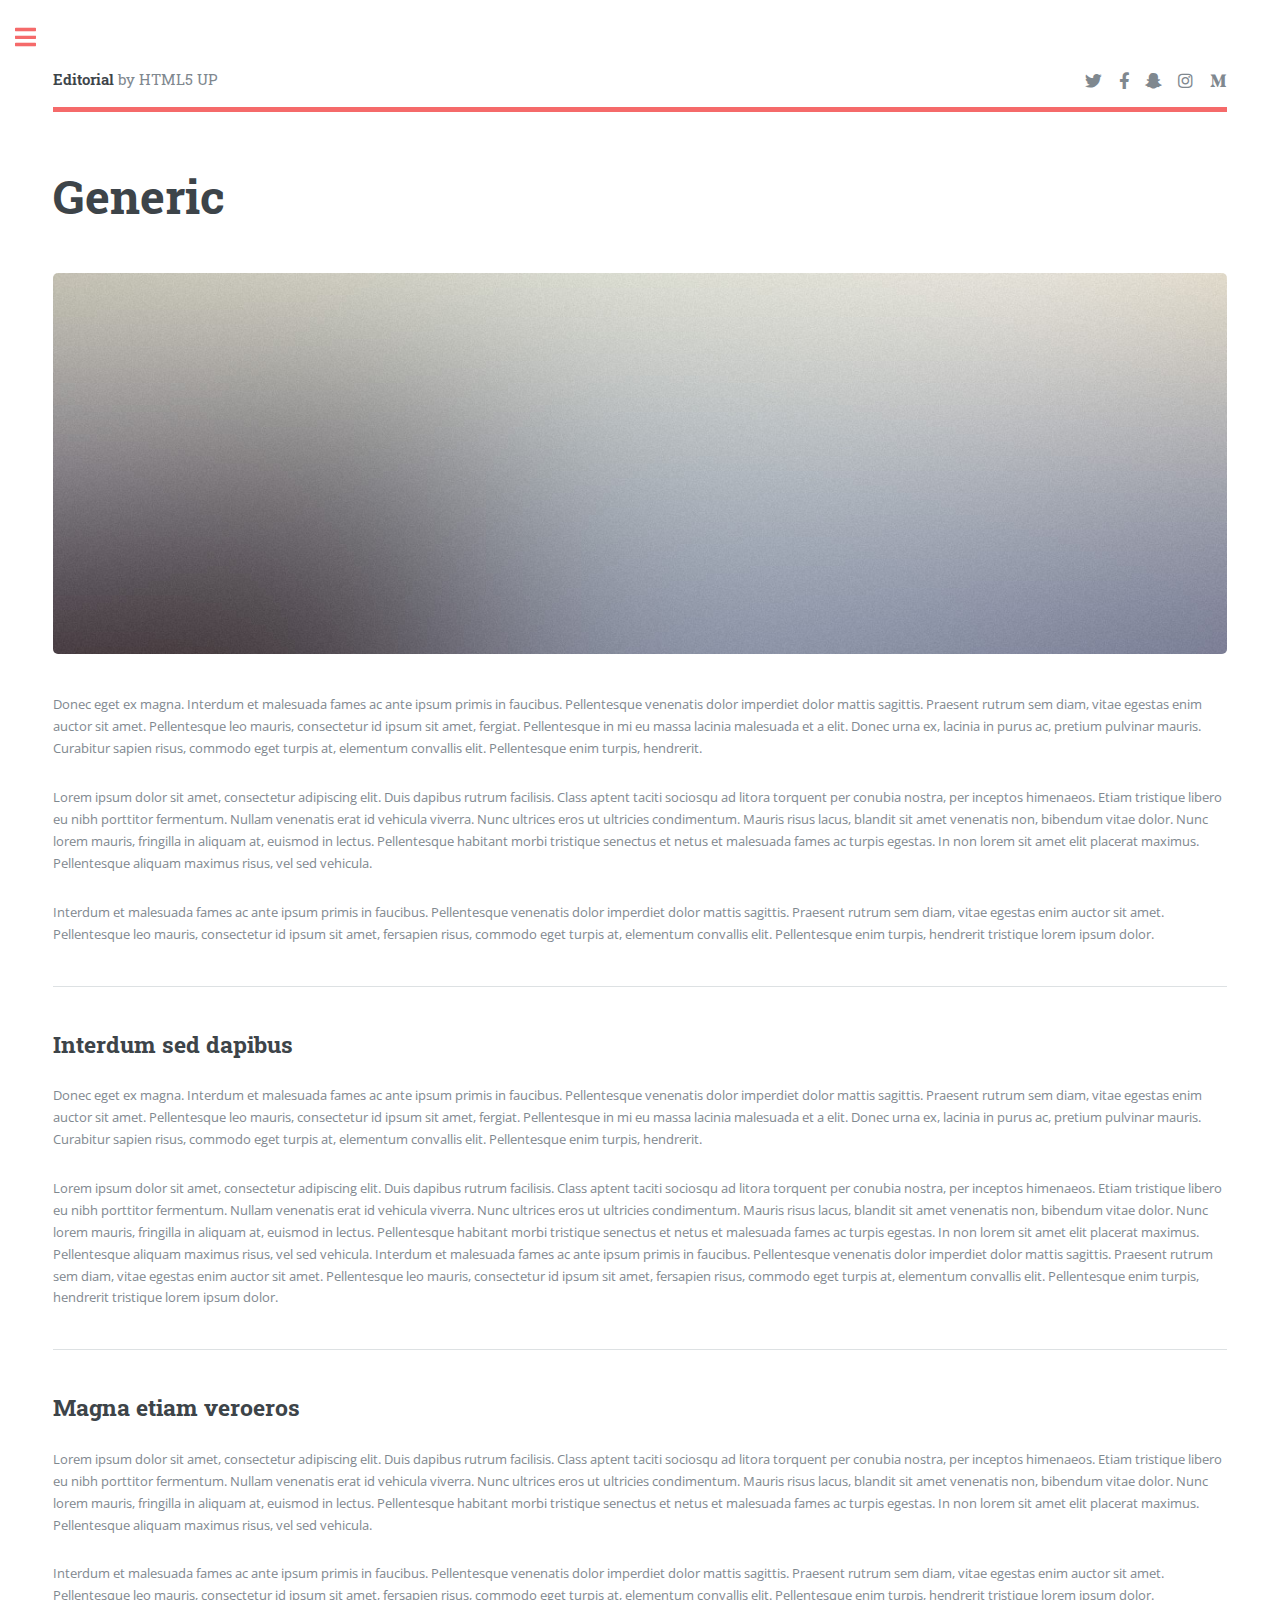
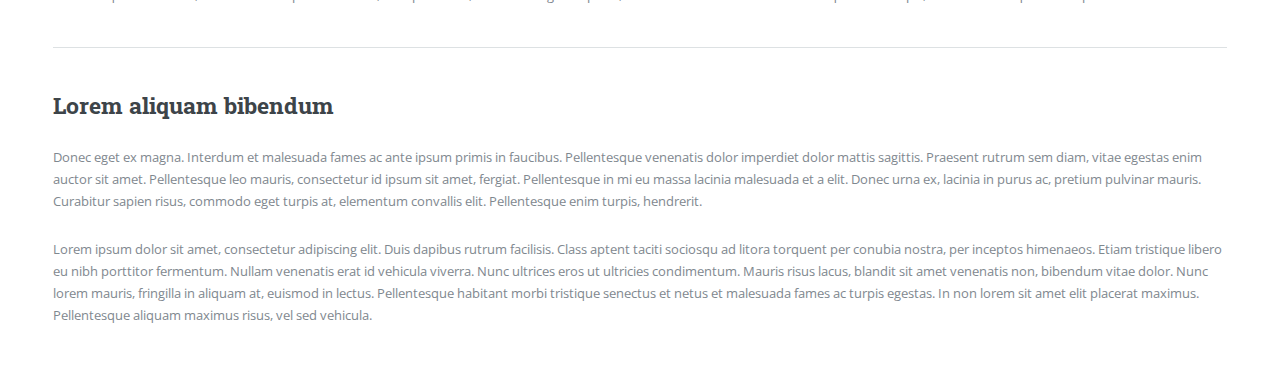
<file: generic.html>
<!DOCTYPE HTML>
<!--
	Editorial by HTML5 UP
	html5up.net | @ajlkn
	Free for personal and commercial use under the CCA 3.0 license (html5up.net/license)
-->
<html>
	<head>
		<title>Generic - Editorial by HTML5 UP</title>
		<meta charset="utf-8" />
		<meta name="viewport" content="width=device-width, initial-scale=1, user-scalable=no" />
		<link rel="stylesheet" href="assets/css/main.css" />
	</head>
	<body class="is-preload">

		<!-- Wrapper -->
			<div id="wrapper">

				<!-- Main -->
					<div id="main">
						<div class="inner">

							<!-- Header -->
								<header id="header">
									<a href="index.html" class="logo"><strong>Editorial</strong> by HTML5 UP</a>
									<ul class="icons">
										<li><a href="#" class="icon brands fa-twitter"><span class="label">Twitter</span></a></li>
										<li><a href="#" class="icon brands fa-facebook-f"><span class="label">Facebook</span></a></li>
										<li><a href="#" class="icon brands fa-snapchat-ghost"><span class="label">Snapchat</span></a></li>
										<li><a href="#" class="icon brands fa-instagram"><span class="label">Instagram</span></a></li>
										<li><a href="#" class="icon brands fa-medium-m"><span class="label">Medium</span></a></li>
									</ul>
								</header>

							<!-- Content -->
								<section>
									<header class="main">
										<h1>Generic</h1>
									</header>

									<span class="image main"><img src="images/pic11.jpg" alt="" /></span>

									<p>Donec eget ex magna. Interdum et malesuada fames ac ante ipsum primis in faucibus. Pellentesque venenatis dolor imperdiet dolor mattis sagittis. Praesent rutrum sem diam, vitae egestas enim auctor sit amet. Pellentesque leo mauris, consectetur id ipsum sit amet, fergiat. Pellentesque in mi eu massa lacinia malesuada et a elit. Donec urna ex, lacinia in purus ac, pretium pulvinar mauris. Curabitur sapien risus, commodo eget turpis at, elementum convallis elit. Pellentesque enim turpis, hendrerit.</p>
									<p>Lorem ipsum dolor sit amet, consectetur adipiscing elit. Duis dapibus rutrum facilisis. Class aptent taciti sociosqu ad litora torquent per conubia nostra, per inceptos himenaeos. Etiam tristique libero eu nibh porttitor fermentum. Nullam venenatis erat id vehicula viverra. Nunc ultrices eros ut ultricies condimentum. Mauris risus lacus, blandit sit amet venenatis non, bibendum vitae dolor. Nunc lorem mauris, fringilla in aliquam at, euismod in lectus. Pellentesque habitant morbi tristique senectus et netus et malesuada fames ac turpis egestas. In non lorem sit amet elit placerat maximus. Pellentesque aliquam maximus risus, vel sed vehicula.</p>
									<p>Interdum et malesuada fames ac ante ipsum primis in faucibus. Pellentesque venenatis dolor imperdiet dolor mattis sagittis. Praesent rutrum sem diam, vitae egestas enim auctor sit amet. Pellentesque leo mauris, consectetur id ipsum sit amet, fersapien risus, commodo eget turpis at, elementum convallis elit. Pellentesque enim turpis, hendrerit tristique lorem ipsum dolor.</p>

									<hr class="major" />

									<h2>Interdum sed dapibus</h2>
									<p>Donec eget ex magna. Interdum et malesuada fames ac ante ipsum primis in faucibus. Pellentesque venenatis dolor imperdiet dolor mattis sagittis. Praesent rutrum sem diam, vitae egestas enim auctor sit amet. Pellentesque leo mauris, consectetur id ipsum sit amet, fergiat. Pellentesque in mi eu massa lacinia malesuada et a elit. Donec urna ex, lacinia in purus ac, pretium pulvinar mauris. Curabitur sapien risus, commodo eget turpis at, elementum convallis elit. Pellentesque enim turpis, hendrerit.</p>
									<p>Lorem ipsum dolor sit amet, consectetur adipiscing elit. Duis dapibus rutrum facilisis. Class aptent taciti sociosqu ad litora torquent per conubia nostra, per inceptos himenaeos. Etiam tristique libero eu nibh porttitor fermentum. Nullam venenatis erat id vehicula viverra. Nunc ultrices eros ut ultricies condimentum. Mauris risus lacus, blandit sit amet venenatis non, bibendum vitae dolor. Nunc lorem mauris, fringilla in aliquam at, euismod in lectus. Pellentesque habitant morbi tristique senectus et netus et malesuada fames ac turpis egestas. In non lorem sit amet elit placerat maximus. Pellentesque aliquam maximus risus, vel sed vehicula. Interdum et malesuada fames ac ante ipsum primis in faucibus. Pellentesque venenatis dolor imperdiet dolor mattis sagittis. Praesent rutrum sem diam, vitae egestas enim auctor sit amet. Pellentesque leo mauris, consectetur id ipsum sit amet, fersapien risus, commodo eget turpis at, elementum convallis elit. Pellentesque enim turpis, hendrerit tristique lorem ipsum dolor.</p>

									<hr class="major" />

									<h2>Magna etiam veroeros</h2>
									<p>Lorem ipsum dolor sit amet, consectetur adipiscing elit. Duis dapibus rutrum facilisis. Class aptent taciti sociosqu ad litora torquent per conubia nostra, per inceptos himenaeos. Etiam tristique libero eu nibh porttitor fermentum. Nullam venenatis erat id vehicula viverra. Nunc ultrices eros ut ultricies condimentum. Mauris risus lacus, blandit sit amet venenatis non, bibendum vitae dolor. Nunc lorem mauris, fringilla in aliquam at, euismod in lectus. Pellentesque habitant morbi tristique senectus et netus et malesuada fames ac turpis egestas. In non lorem sit amet elit placerat maximus. Pellentesque aliquam maximus risus, vel sed vehicula.</p>
									<p>Interdum et malesuada fames ac ante ipsum primis in faucibus. Pellentesque venenatis dolor imperdiet dolor mattis sagittis. Praesent rutrum sem diam, vitae egestas enim auctor sit amet. Pellentesque leo mauris, consectetur id ipsum sit amet, fersapien risus, commodo eget turpis at, elementum convallis elit. Pellentesque enim turpis, hendrerit tristique lorem ipsum dolor.</p>

									<hr class="major" />

									<h2>Lorem aliquam bibendum</h2>
									<p>Donec eget ex magna. Interdum et malesuada fames ac ante ipsum primis in faucibus. Pellentesque venenatis dolor imperdiet dolor mattis sagittis. Praesent rutrum sem diam, vitae egestas enim auctor sit amet. Pellentesque leo mauris, consectetur id ipsum sit amet, fergiat. Pellentesque in mi eu massa lacinia malesuada et a elit. Donec urna ex, lacinia in purus ac, pretium pulvinar mauris. Curabitur sapien risus, commodo eget turpis at, elementum convallis elit. Pellentesque enim turpis, hendrerit.</p>
									<p>Lorem ipsum dolor sit amet, consectetur adipiscing elit. Duis dapibus rutrum facilisis. Class aptent taciti sociosqu ad litora torquent per conubia nostra, per inceptos himenaeos. Etiam tristique libero eu nibh porttitor fermentum. Nullam venenatis erat id vehicula viverra. Nunc ultrices eros ut ultricies condimentum. Mauris risus lacus, blandit sit amet venenatis non, bibendum vitae dolor. Nunc lorem mauris, fringilla in aliquam at, euismod in lectus. Pellentesque habitant morbi tristique senectus et netus et malesuada fames ac turpis egestas. In non lorem sit amet elit placerat maximus. Pellentesque aliquam maximus risus, vel sed vehicula.</p>

								</section>

						</div>
					</div>

				<!-- Sidebar -->
					<div id="sidebar">
						<div class="inner">

							<!-- Search -->
								<section id="search" class="alt">
									<form method="post" action="#">
										<input type="text" name="query" id="query" placeholder="Search" />
									</form>
								</section>

							<!-- Menu -->
								<nav id="menu">
									<header class="major">
										<h2>Menu</h2>
									</header>
									<ul>
										<li><a href="index.html">Homepage</a></li>
										<li><a href="generic.html">Generic</a></li>
										<li><a href="elements.html">Elements</a></li>
										<li>
											<span class="opener">Submenu</span>
											<ul>
												<li><a href="#">Lorem Dolor</a></li>
												<li><a href="#">Ipsum Adipiscing</a></li>
												<li><a href="#">Tempus Magna</a></li>
												<li><a href="#">Feugiat Veroeros</a></li>
											</ul>
										</li>
										<li><a href="#">Etiam Dolore</a></li>
										<li><a href="#">Adipiscing</a></li>
										<li>
											<span class="opener">Another Submenu</span>
											<ul>
												<li><a href="#">Lorem Dolor</a></li>
												<li><a href="#">Ipsum Adipiscing</a></li>
												<li><a href="#">Tempus Magna</a></li>
												<li><a href="#">Feugiat Veroeros</a></li>
											</ul>
										</li>
										<li><a href="#">Maximus Erat</a></li>
										<li><a href="#">Sapien Mauris</a></li>
										<li><a href="#">Amet Lacinia</a></li>
									</ul>
								</nav>

							<!-- Section -->
								<section>
									<header class="major">
										<h2>Ante interdum</h2>
									</header>
									<div class="mini-posts">
										<article>
											<a href="#" class="image"><img src="images/pic07.jpg" alt="" /></a>
											<p>Aenean ornare velit lacus, ac varius enim lorem ullamcorper dolore aliquam.</p>
										</article>
										<article>
											<a href="#" class="image"><img src="images/pic08.jpg" alt="" /></a>
											<p>Aenean ornare velit lacus, ac varius enim lorem ullamcorper dolore aliquam.</p>
										</article>
										<article>
											<a href="#" class="image"><img src="images/pic09.jpg" alt="" /></a>
											<p>Aenean ornare velit lacus, ac varius enim lorem ullamcorper dolore aliquam.</p>
										</article>
									</div>
									<ul class="actions">
										<li><a href="#" class="button">More</a></li>
									</ul>
								</section>

							<!-- Section -->
								<section>
									<header class="major">
										<h2>Get in touch</h2>
									</header>
									<p>Sed varius enim lorem ullamcorper dolore aliquam aenean ornare velit lacus, ac varius enim lorem ullamcorper dolore. Proin sed aliquam facilisis ante interdum. Sed nulla amet lorem feugiat tempus aliquam.</p>
									<ul class="contact">
										<li class="icon solid fa-envelope"><a href="#">information@untitled.tld</a></li>
										<li class="icon solid fa-phone">(000) 000-0000</li>
										<li class="icon solid fa-home">1234 Somewhere Road #8254<br />
										Nashville, TN 00000-0000</li>
									</ul>
								</section>

							<!-- Footer -->
								<footer id="footer">
									<p class="copyright">&copy; Untitled. All rights reserved. Demo Images: <a href="https://unsplash.com">Unsplash</a>. Design: <a href="https://html5up.net">HTML5 UP</a>.</p>
								</footer>

						</div>
					</div>

			</div>

		<!-- Scripts -->
			<script src="assets/js/jquery.min.js"></script>
			<script src="assets/js/browser.min.js"></script>
			<script src="assets/js/breakpoints.min.js"></script>
			<script src="assets/js/util.js"></script>
			<script src="assets/js/main.js"></script>

	</body>
</html>
</file>
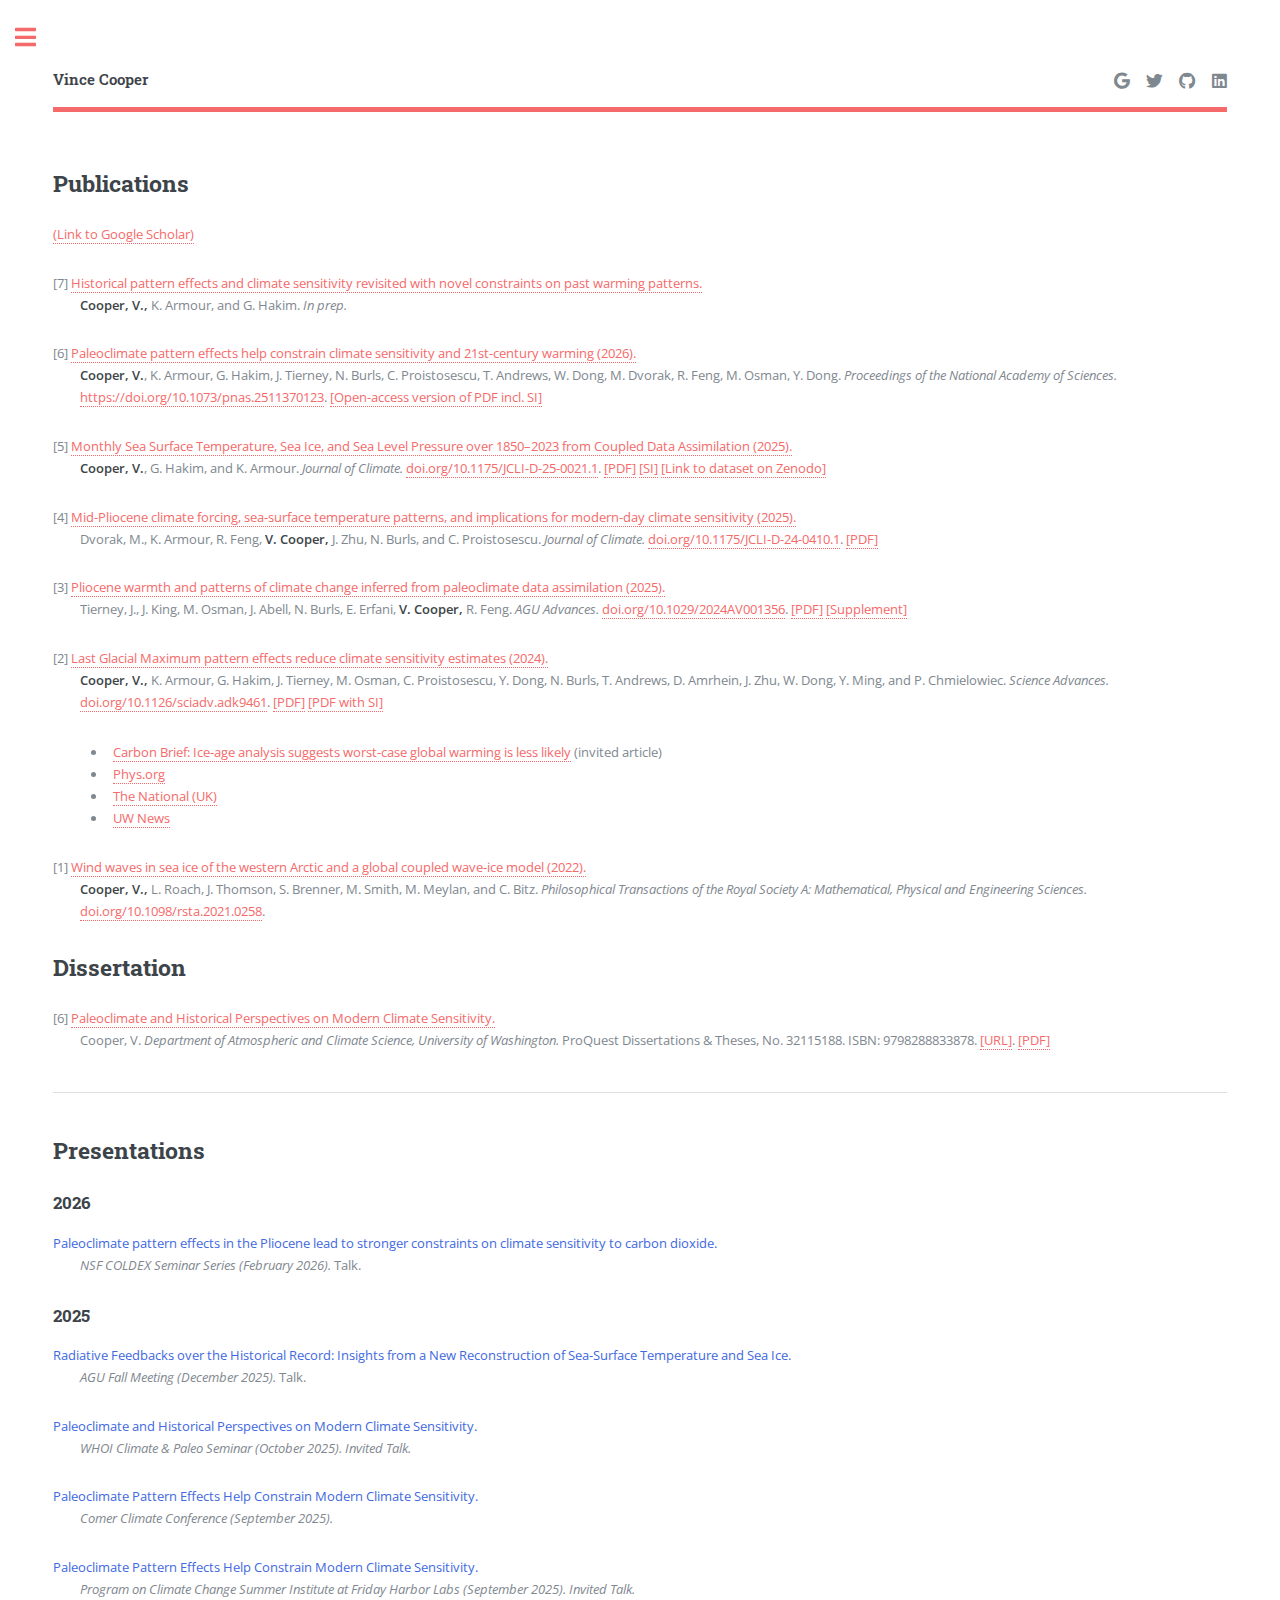
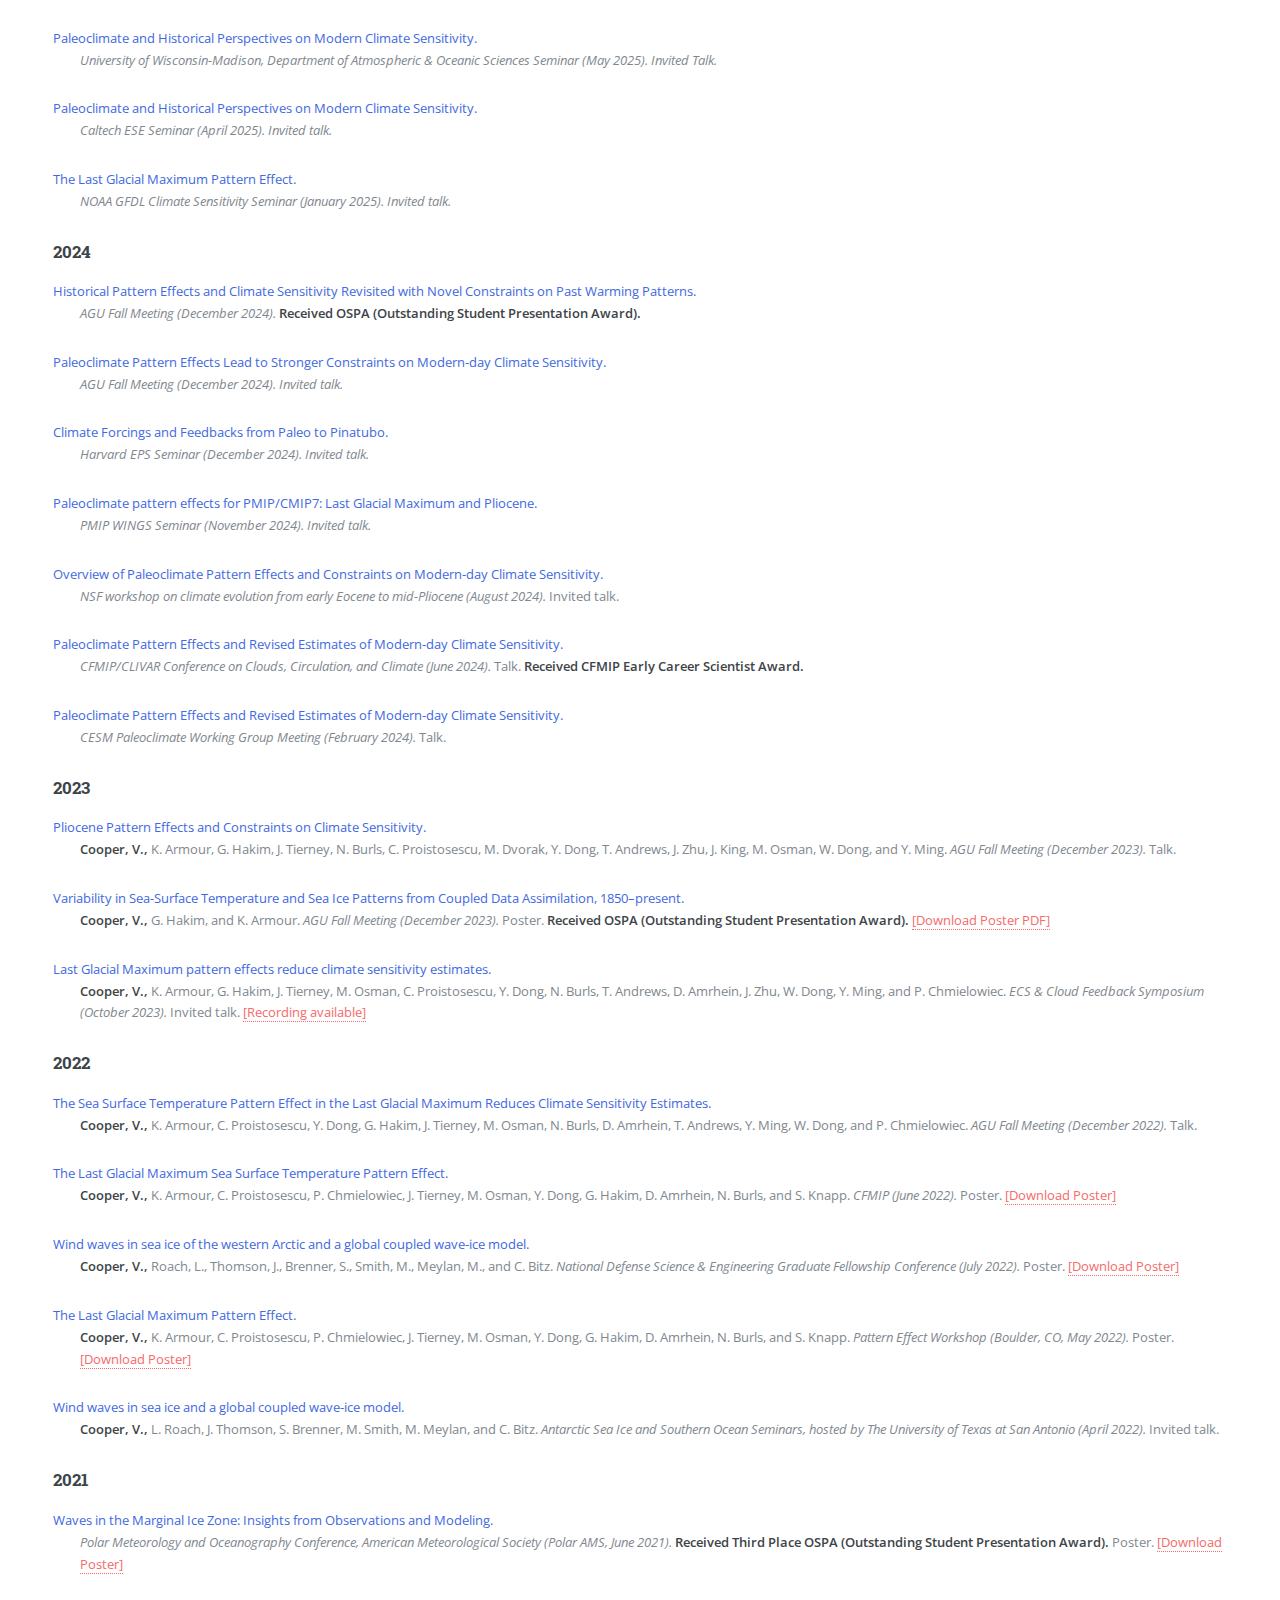
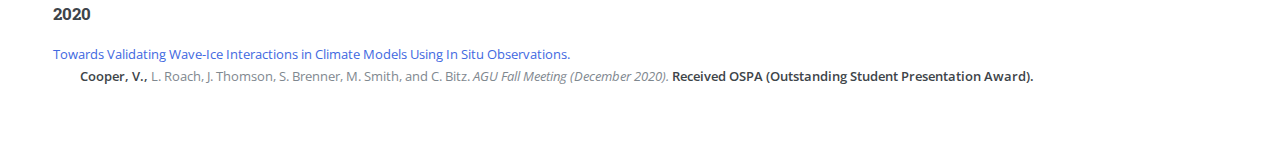
<file: publications.html>
<!DOCTYPE HTML>
<!--
	Editorial by HTML5 UP
	html5up.net | @ajlkn
	Free for personal and commercial use under the CCA 3.0 license (html5up.net/license)
-->
<html>
	<head>
		<title>Publications | Vince Cooper</title>
		<meta charset="utf-8" />
		<meta name="viewport" content="width=device-width, initial-scale=1, user-scalable=no" />
		<link rel="stylesheet" href="assets/css/main.css" />
		<link rel="stylesheet" href="assets/css/academicons.min.css" />
	</head>
	<body class="is-preload">

		<!-- Wrapper -->
			<div id="wrapper">

				<!-- Main -->
					<div id="main">
						<div class="inner">

							<!-- Header -->
								<header id="header">
									<a href="index.html" class="logo"><strong>Vince Cooper</strong></a>
									<ul class="icons">
										<li><a href="https://scholar.google.com/citations?user=EFGj-hgAAAAJ&hl=en&oi=ao" class="icon brands fa-google"><span class="label">Google Scholar</span></a></li>
										<li><a href="https://twitter.com/VTCoop" class="icon brands fa-twitter"><span class="label">Twitter</span></a></li>
										<li><a href="https://github.com/vtcooper" class="icon brands fa-github"><span class="label">GitHub</span></a></li>
										<li><a href="https://www.linkedin.com/in/vince-cooper/" class="icon brands fa-linkedin"><span class="label">LinkedIn</span></a></li>
									</ul>
								</header>

							<!-- Content -->
								<section>
									<!-- <header class="main">
										<h1>Publications and Presentations</h1>
									</header> -->

									<!-- <span class="image main"><img src="images/pic11.jpg" alt="" /></span> -->

									<!-- <p style="font-size: 2em;">Google Scholar: <a href="https://scholar.google.com/citations?user=EFGj-hgAAAAJ&hl=en&oi=ao" class="ai ai-google-scholar ai-1x"><span class="label"></span></a></p> -->
									<!-- <hr class="major" /> -->

									<h2>Publications</h2>

									<p><a href="https://scholar.google.com/citations?user=EFGj-hgAAAAJ&hl=en&oi=ao">(Link to Google Scholar)</a></p>


									<!-- Altmetric script-->
									<script type='text/javascript' src='https://d1bxh8uas1mnw7.cloudfront.net/assets/embed.js'></script>
									
									<p style="text-indent: -2em; margin-left: 2em;">
										<span style="display: inline;">[7]</span>
										<span style="display: inline;"> 
											<a>Historical pattern effects and climate sensitivity revisited 
												with novel constraints on past warming patterns.</a><br>
												<b>Cooper, V.,</b> K. Armour, and G. Hakim. <em>In prep.</em>
										</span>
									</p>
									
									<p style="text-indent: -2em; margin-left: 2em;">
										<span style="display: inline;">[6]</span>
										<span style="display: inline;"> 
											<a  href="https://doi.org/10.1073/pnas.2511370123">
												Paleoclimate pattern effects help constrain climate sensitivity 
												and 21st-century warming (2026).</a><br>
											<b> Cooper, V.</b>, K. Armour, G. Hakim, J. Tierney, N. Burls, C. Proistosescu, T. Andrews, W. Dong, 
											M. Dvorak, R. Feng, M. Osman, Y. Dong. <em>Proceedings of the National Academy of Sciences.</em> 
											<a href="https://doi.org/10.1073/pnas.2511370123">https://doi.org/10.1073/pnas.2511370123</a>.
											<a href="files/papers/Cooper-etal_2026_PNAS_PaleoPatternEffects-accepted_wSI.pdf">[Open-access version of PDF incl. SI]</a>
										</span>
									</p>

									<p style="text-indent: -2em; margin-left: 2em;">
										<span style="display: inline;">[5]</span>
										<span style="display: inline;">
											<a  href="https://doi.org/10.1175/JCLI-D-25-0021.1">
												Monthly Sea Surface Temperature, Sea Ice, and Sea Level Pressure over 
												1850&ndash;2023 from Coupled Data Assimilation (2025).</a><br>
											<b> Cooper, V.</b>, G. Hakim, and K. Armour. 
											<em>Journal of Climate.</em> 
											<a href="https://doi.org/10.1175/JCLI-D-25-0021.1">doi.org/10.1175/JCLI-D-25-0021.1</a>. 
											<a href="files/papers/Cooper-etal_2025_JCli_hist-reconstruction.pdf">[PDF]</a> 
											<a href="files/papers/Cooper-etal_2025_JCli_hist-reconstruction_SI.pdf">[SI]</a>
											<a href="https://doi.org/10.5281/zenodo.17714760">[Link to dataset on Zenodo]</a>
										</span>
									</p>

									<p style="text-indent: -2em; margin-left: 2em;">
										<span style="display: inline;">[4]</span>
										<span style="display: inline;"> 
											<a  href="https://doi.org/10.1175/JCLI-D-24-0410.1">
												Mid-Pliocene climate forcing, sea-surface temperature patterns, 
												and implications for modern-day climate sensitivity (2025).</a><br>
											Dvorak, M., K. Armour, R. Feng, <b>V. Cooper,</b> J. Zhu, N. Burls, and C. Proistosescu. 
											<em>Journal of Climate.</em> 
											<a href="https://doi.org/10.1175/JCLI-D-24-0410.1">doi.org/10.1175/JCLI-D-24-0410.1</a>.  
											<a href="files/papers/Dvorak_etal_2025_JCli_PlioceneForcing_inpress.pdf">[PDF]</a> 
											<!-- <a href="files/papers/Tierney-etal_AGUadv_plioDA_2025_SI.pdf">[Supplement]</a> -->
										</span>
									</p>

									<p style="text-indent: -2em; margin-left: 2em;">
										<span style="display: inline;">[3]</span>
										<span style="display: inline;"> 
											<a href="https://agupubs.onlinelibrary.wiley.com/doi/10.1029/2024AV001356">
												Pliocene warmth and patterns of climate change inferred from paleoclimate data assimilation (2025).</a><br>
											Tierney, J., J. King, M. Osman, J. Abell, N. Burls, E. Erfani, <b>V. Cooper,</b> R. Feng. 
											<em>AGU Advances.</em> 
											<a href="https://doi.org/10.1029/2024AV001356">doi.org/10.1029/2024AV001356</a>.  
											<a href="files/papers/Tierney-etal_AGUadv_plioDA_2025.pdf">[PDF]</a> 
											<a href="files/papers/Tierney-etal_AGUadv_plioDA_2025_SI.pdf">[Supplement]</a>
										</span>
									</p>

									<p style="text-indent: -2em; margin-left: 2em;">
										<span style="display: inline;">[2]</span>
										<span style="display: inline;"> 
											<a href="https://doi.org/10.1126/sciadv.adk9461">
												Last Glacial Maximum pattern effects reduce climate sensitivity estimates (2024).</a><br>
											<b>Cooper, V.,</b> K. Armour, G. Hakim, J. Tierney, M. Osman, C. Proistosescu, Y. Dong, N. Burls, T. Andrews, 
											   D. Amrhein, J. Zhu, W. Dong, Y. Ming, and P. Chmielowiec.
											<em>Science Advances.</em> 
											<a href="https://doi.org/10.1126/sciadv.adk9461">doi.org/10.1126/sciadv.adk9461</a>.  
											<a href="https://www.science.org/doi/epdf/10.1126/sciadv.adk9461">[PDF]</a>
											<a href="files/papers/Cooper-etal_LGMpatterneffect_2024wSI.pdf">[PDF with SI]</a><br>
											<span style="margin-left: 4em; display: inline-block;"
											    data-badge-popover="right" data-badge-type="2" data-doi="10.1126/sciadv.adk9461" class="altmetric-embed"></span>
										</span>
									</p>
											<!-- Press articles -->
											<style>
												.press-articles {
													margin-top: -1.5em; /* Reduce the top margin */
													padding-left: 4em; /* Indent the bulleted list */
												}
											</style>
												<ul class="press-articles">
													<li><a href="https://www.carbonbrief.org/guest-post-ice-age-analysis-suggests-worst-case-global-warming-is-less-likely/">
														Carbon Brief: Ice-age analysis suggests worst-case global warming is less likely</a> (invited article)</li>
													<li><a href="https://phys.org/news/2024-04-ice-age-climate-analysis-worst.html">Phys.org</a></li>
													<li><a href="https://www.thenationalnews.com/climate/2024/04/16/what-ice-age-weather-tells-us-about-climate-change/">The National (UK)</a></li>
													<li><a href="https://www.washington.edu/news/2024/04/17/ice-age-climate-analysis-reduces-worst-case-warming-expected-from-rising-co2/">UW News</a></li>
												</ul>
										</span>
									</p>

									<p style="text-indent: -2em; margin-left: 2em;">
										<span style="display: inline;">[1]</span>
										<span style="display: inline;"> 
											<a href="https://doi.org/10.1098/rsta.2021.0258">
												Wind waves in sea ice of the western Arctic and a global coupled wave-ice model (2022).</a><br>
											<b>Cooper, V.,</b> L. Roach, J. Thomson, S. Brenner, M. Smith, M. Meylan, and C. Bitz.
											<em>Philosophical Transactions of the Royal Society A: Mathematical, Physical and Engineering Sciences.</em> 
											<a href="https://doi.org/10.1098/rsta.2021.0258">doi.org/10.1098/rsta.2021.0258</a>.
									</p>

									<h2>Dissertation</h2>

									<p style="text-indent: -2em; margin-left: 2em;">
										<span style="display: inline;">[6]</span>
										<span style="display: inline;"> 
											<a>Paleoclimate and Historical Perspectives on Modern Climate Sensitivity.</a><br>
											Cooper, V. <em>Department of Atmospheric and Climate Science, University of Washington.</em> 
											ProQuest Dissertations & Theses, No. 32115188. ISBN: 9798288833878.
											<a href="https://www.proquest.com/dissertations-theses/paleoclimate-historical-perspectives-on-modern/docview/3229991414/se-2?accountid=14784">[URL]</a>.
											<a href="files/papers/Cooper_Dissertation_Paleo_Historical_Perspectives_on_ECS.pdf">[PDF]</a>
										</span>
									</p>



									<hr class="major" />

									<h2>Presentations</h2>

									<!-- <h3>Upcoming</h3> -->

									<h3>2026</h3>
									<p style="text-indent: -2em; margin-left: 2em;">
										<span style="display: inline;"> 
											<span style="color: #4169e1">
												Paleoclimate pattern effects in the Pliocene lead to stronger constraints on climate sensitivity to carbon dioxide.</span><br>
												<em>NSF COLDEX Seminar Series (February 2026).</em> Talk.

									<h3>2025</h3>
									<p style="text-indent: -2em; margin-left: 2em;">
										<span style="display: inline;"> 
											<span style="color: #4169e1">
												Radiative Feedbacks over the Historical Record: Insights from a New Reconstruction of Sea-Surface Temperature and Sea Ice.</span><br>
												<em>AGU Fall Meeting (December 2025).</em> Talk.

									<p style="text-indent: -2em; margin-left: 2em;">
										<span style="display: inline;"> 
											<span style="color: #4169e1">
												Paleoclimate and Historical Perspectives on Modern Climate Sensitivity.</span><br>
												<em>WHOI Climate & Paleo Seminar (October 2025). Invited Talk.</em>

									<p style="text-indent: -2em; margin-left: 2em;">
										<span style="display: inline;"> 
											<span style="color: #4169e1">
												Paleoclimate Pattern Effects Help Constrain Modern Climate Sensitivity.</span><br>
												<em>Comer Climate Conference (September 2025).</em>
									
									<p style="text-indent: -2em; margin-left: 2em;">
										<span style="display: inline;"> 
											<span style="color: #4169e1">
												Paleoclimate Pattern Effects Help Constrain Modern Climate Sensitivity.</span><br>
												<em>Program on Climate Change Summer Institute at Friday Harbor Labs (September 2025). Invited Talk.</em>

									<p style="text-indent: -2em; margin-left: 2em;">
										<span style="display: inline;"> 
											<span style="color: #4169e1">
												Paleoclimate and Historical Perspectives on Modern Climate Sensitivity.</span><br>
												<em>University of Wisconsin-Madison, Department of Atmospheric & Oceanic Sciences Seminar (May 2025). 
													Invited Talk.</em>

									<p style="text-indent: -2em; margin-left: 2em;">
										<span style="display: inline;"> 
											<span style="color: #4169e1">
												Paleoclimate and Historical Perspectives on Modern Climate Sensitivity.</span><br>
												<em>Caltech ESE Seminar (April 2025). 
													Invited talk.</em>
									</p>

									<p style="text-indent: -2em; margin-left: 2em;">
										<span style="display: inline;"> 
											<span style="color: #4169e1">
												The Last Glacial Maximum Pattern Effect.</span><br>
												<em>NOAA GFDL Climate Sensitivity Seminar (January 2025). 
													Invited talk.</em>
									</p>


									<h3>2024</h3>

									<p style="text-indent: -2em; margin-left: 2em;">
										<span style="display: inline;"> 
											<span style="color: #4169e1">
												Historical Pattern Effects and Climate Sensitivity Revisited with Novel Constraints on Past Warming Patterns.</span><br>
												<em>AGU Fall Meeting (December 2024).</em> <b>Received OSPA (Outstanding Student Presentation Award).</b>
									</p>
									
									<p style="text-indent: -2em; margin-left: 2em;">
										<span style="display: inline;"> 
											<span style="color: #4169e1">
												Paleoclimate Pattern Effects Lead to Stronger Constraints on Modern-day Climate Sensitivity.</span><br>
												<em>AGU Fall Meeting (December 2024). 
													Invited talk.</em>
									</p>

									<p style="text-indent: -2em; margin-left: 2em;">
										<span style="display: inline;"> 
											<span style="color: #4169e1">
												Climate Forcings and Feedbacks from Paleo to Pinatubo.</span><br>
												<em>Harvard EPS Seminar (December 2024). 
													Invited talk.</em>
									</p>

									<p style="text-indent: -2em; margin-left: 2em;">
										<span style="display: inline;"> 
											<span style="color: #4169e1">
												Paleoclimate pattern effects for PMIP/CMIP7: Last Glacial Maximum and Pliocene.</span><br>
												<em>PMIP WINGS Seminar (November 2024). 
													Invited talk.</em>
									</p>


									<p style="text-indent: -2em; margin-left: 2em;">
										<span style="display: inline;"> 
											<!-- <a href="https://doi.org/10.1098/rsta.2021.0258">
												Overview of Paleoclimate Pattern Effects and Constraints on Modern-day Climate Sensitivity.</a><br> -->
											<span style="color: #4169e1">
												Overview of Paleoclimate Pattern Effects and Constraints on Modern-day Climate Sensitivity.</span><br>
											<em>NSF workshop on climate evolution from early Eocene to mid-Pliocene (August 2024).</em> 
											Invited talk.
									</p>

									<p style="text-indent: -2em; margin-left: 2em;">
										<span style="display: inline;"> 
											<span style="color: #4169e1">
												Paleoclimate Pattern Effects and Revised Estimates of Modern-day Climate Sensitivity.</span><br>
											<em>CFMIP/CLIVAR Conference on Clouds, Circulation, and Climate (June 2024).</em> 
											Talk. <b>Received CFMIP Early Career Scientist Award.</b>
									</p>

									<p style="text-indent: -2em; margin-left: 2em;">
										<span style="display: inline;"> 
											<span style="color: #4169e1">
												Paleoclimate Pattern Effects and Revised Estimates of Modern-day Climate Sensitivity.</span><br>
												<em>CESM Paleoclimate Working Group Meeting (February 2024).</em> 
											Talk.
									</p>

									<h3>2023</h3>

									<p style="text-indent: -2em; margin-left: 2em;">
										<span style="display: inline;"> 
											<span style="color: #4169e1">
												Pliocene Pattern Effects and Constraints on Climate Sensitivity.</span><br>
												<b>Cooper, V.,</b> K. Armour, G. Hakim, J. Tierney, N. Burls, C. Proistosescu, 
												M. Dvorak, Y. Dong, T. Andrews, J. Zhu, J. King, M. Osman, W. Dong, and Y. Ming.
												<em>AGU Fall Meeting (December 2023).</em> 
											Talk.
									</p>

									<p style="text-indent: -2em; margin-left: 2em;">
										<span style="display: inline;"> 
											<span style="color: #4169e1">
												Variability in Sea-Surface Temperature and Sea Ice Patterns from Coupled Data Assimilation, 1850&ndash;present.</span><br>
												<b>Cooper, V.,</b> G. Hakim, and K. Armour.
												<em>AGU Fall Meeting (December 2023).</em> 
											Poster. <b>Received OSPA (Outstanding Student Presentation Award).</b>
											<a href="https://vtcooper.github.io/files/posters/2023.12.13_limDA_poster_COOPERvince_vF.pdf">[Download Poster PDF]</a>
									</p>

									<p style="text-indent: -2em; margin-left: 2em;">
										<span style="display: inline;"> 
											<span style="color: #4169e1;">
												Last Glacial Maximum pattern effects reduce climate sensitivity estimates.</span><br>
											<b>Cooper, V.,</b> K. Armour, G. Hakim, J. Tierney, M. Osman, C. Proistosescu, Y. Dong, 
											N. Burls, T. Andrews, D. Amrhein, J. Zhu, W. Dong, Y. Ming, and P. Chmielowiec.
											<em>ECS & Cloud Feedback Symposium (October 2023).</em> 
											Invited talk. <a href="https://sites.google.com/tamu.edu/ecs-symposium/event28?authuser=0">[Recording available]</a>
										</span>
									</p>

									<h3>2022</h3>

									<p style="text-indent: -2em; margin-left: 2em;">
										<span style="display: inline;"> 
											<span style="color: #4169e1;">
												The Sea Surface Temperature Pattern Effect in the Last Glacial Maximum 
												Reduces Climate Sensitivity Estimates.</span><br>
											<b>Cooper, V.,</b> K. Armour, C. Proistosescu, Y. Dong, G. Hakim, J. Tierney, 
											   M. Osman, N. Burls, D. Amrhein, T. Andrews, Y. Ming, W. Dong, and P. Chmielowiec.
												<em>AGU Fall Meeting (December 2022).</em> 
											Talk.
										</span>
									</p>

									<p style="text-indent: -2em; margin-left: 2em;">
										<span style="display: inline;"> 
											<span style="color: #4169e1;">
												The Last Glacial Maximum Sea Surface Temperature Pattern Effect.</span><br>
											<b>Cooper, V.,</b> K. Armour, C. Proistosescu, P. Chmielowiec, J. Tierney, M. Osman, Y. Dong, G. Hakim, D. Amrhein, N. Burls, and S. Knapp.
											<em>CFMIP (June 2022).</em> 
											Poster. <a href="https://vtcooper.github.io/files/posters/2022.07.21_LGMpattern_CFMIPposter_COOPERvince_vF.pdf">[Download Poster]</a>
										</span>
									</p>


									<p style="text-indent: -2em; margin-left: 2em;">
										<span style="display: inline;"> 
											<span style="color: #4169e1;">
												Wind waves in sea ice of the western Arctic and a global coupled wave-ice model.</span><br>
											<b>Cooper, V.,</b> Roach, L., Thomson, J., Brenner, S., Smith, M., Meylan, M., and C. Bitz.
											<em>National Defense Science & Engineering Graduate Fellowship Conference (July 2022).</em> 
											Poster. <a href="https://vtcooper.github.io/files/posters/2022.07.24_NDSEG_poster_COOPERvince_vF2.pdf">[Download Poster]</a>
										</span>
									</p>

									<p style="text-indent: -2em; margin-left: 2em;">
										<span style="display: inline;"> 
											<span style="color: #4169e1;">
												The Last Glacial Maximum Pattern Effect.</span><br>
											<b>Cooper, V.,</b> K. Armour, C. Proistosescu, P. Chmielowiec, 
											J. Tierney, M. Osman, Y. Dong, G. Hakim, D. Amrhein, N. Burls, and S. Knapp.
											<em>Pattern Effect Workshop (Boulder, CO, May 2022). </em> 
											Poster. <a href="https://vtcooper.github.io/files/posters/2022.05.10_LGMpattern_poster_COOPERvince_vF.pdf">[Download Poster]</a>
										</span>
									</p>

									<p style="text-indent: -2em; margin-left: 2em;">
										<span style="display: inline;"> 
											<span style="color: #4169e1;">
												Wind waves in sea ice and a global coupled wave-ice model.</span><br>
												<b>Cooper, V.,</b> L. Roach, J. Thomson, S. Brenner, M. Smith, M. Meylan, and C. Bitz.
											<em>Antarctic Sea Ice and Southern Ocean Seminars, hosted by The University of Texas at San Antonio (April 2022).</em> 
											Invited talk.
										</span>
									</p>

									<h3>2021</h3>

									<p style="text-indent: -2em; margin-left: 2em;">
										<span style="display: inline;"> 
											<span style="color: #4169e1;">
												Waves in the Marginal Ice Zone: Insights from Observations and Modeling.</span><br>
											<em>Polar Meteorology and Oceanography Conference, American Meteorological Society (Polar AMS, June 2021).</em> 
											<b>Received Third Place OSPA (Outstanding Student Presentation Award).</b> Poster. 
											<a href="https://vtcooper.github.io/files/posters/2021.06_PolarAMS_poster_COOPERvince_vF.pdf">[Download Poster]</a>
										</span>
									</p>

									<h3>2020</h3>

									<p style="text-indent: -2em; margin-left: 2em;">
										<span style="display: inline;"> 
											<span style="color: #4169e1;">
												Towards Validating Wave-Ice Interactions in Climate Models Using In Situ Observations.</span><br>
												<b>Cooper, V.,</b> L. Roach, J. Thomson, S. Brenner, M. Smith, and C. Bitz.
												<em>AGU Fall Meeting (December 2020).</em> 
											<b>Received OSPA (Outstanding Student Presentation Award).</b>
										</span>
									</p>


									<!-- <p style="text-align: left;"><b>Cooper, V.</b>, K. Armour, G. Hakim, J. Tierney, N. Burls, C. Proistosescu, M. Dvorak, Y. Dong, T. Andrews, J. Zhu, D. Amrhein, J. King, M. Osman, W. Dong, and Y. Ming (2024). Paleoclimate Pattern Effects and Revised Estimates of Modern-day Climate Sensitivity. <i>CFMIP/CLIVAR Conference on Clouds, Circulation, and Climate 2024 (Boston, MA)</i>. Talk. <b>Received Early Career Scientist Award.</b></p>
									<p style="text-align: left;"><b>Cooper, V.</b>, K. Armour, G. Hakim, J. Tierney, N. Burls, C. Proistosescu, M. Dvorak, Y. Dong, T. Andrews, J. Zhu, D. Amrhein, J. King, M. Osman, W. Dong, and Y. Ming (2024). Paleoclimate Pattern Effects and Revised Estimates of Modern-day Climate Sensitivity. <i>CESM Paleoclimate Working Group Meeting 2024 (Boulder, CO)</i>. Talk.</p>
									<p style="text-align: left;"><b>Cooper, V.</b>, G. Hakim, and K. Armour (2023). Variability in Sea-surface Temperature and Sea-ice Patterns from Coupled Data Assmimilation, 1850-Present. <i>AGU Fall Meeting 2023 (San Francisco, CA)</i>. Poster. <a href="https://vtcooper.github.io/files/posters/2023.12.13_limDA_poster_COOPERvince_vF.pdf">[Download Poster]</a>. <b>Received OSPA (Outstanding Student Presentation Award).</b></p>
									<p style="text-align: left;"><b>Cooper, V.</b>, K. Armour, G. Hakim, J. Tierney, N. Burls, C. Proistosescu, M. Dvorak, Y. Dong, T. Andrews, J. Zhu, J. King, M. Osman, W. Dong, and Y. Ming (2023). Pliocene Pattern Effects and Revised Estimates of Modern-day Climate Sensitivity. <i>AGU Fall Meeting 2023 (San Francisco, CA)</i>. Talk.</p>
									<p style="text-align: left;">Dvorak, M., K. Armour, R. Feng, J. Zhu, N. Burls, <b>V. Cooper</b>, and C. Proistosescu (2023). Mid-Pliocene climate forcing, sea-surface temperature pattern effects, and implications for modern-day climate sensitivity. <i>AGU Fall Meeting 2023 (San Francisco, CA)</i>. Talk.</p>
									<p style="text-align: left;"> <b>Cooper, V.</b>, Armour, K., Hakim, G., Tierney, J., Osman, M., Proistosescu, C., Dong, Y., Burls, N., Andrews, T., 
										Amrhein, D., Zhu, J., Dong, W., Ming, Y., and Chmielowiec, P. Last Glacial Maximum pattern effects reduce climate sensitivity estimates. <i>ECS & Cloud Feedback Symposium (2023)</i>. Invited talk. <a href="https://sites.google.com/tamu.edu/ecs-symposium/event28?authuser=0">[Recording available]</a></p> 
									<p style="text-align: left;"><b>Cooper, V.</b>, K. Armour, C. Proistosescu, Y. Dong, G. Hakim, J. Tierney, M. Osman, N. Burls, D. Amrhein, and P. Chmielowiec (2022). The Sea Surface Temperature Pattern Effect in the Last Glacial Maximum Reduces Climate Sensitivity Estimates. <i>AGU Fall Meeting 2022 (Chicago, IL)</i>. Talk.</p>
									<p style="text-align: left;"><b>Cooper, V.</b>, K. Armour, C. Proistosescu, P. Chmielowiec, J. Tierney, M. Osman, Y. Dong, G. Hakim, D. Amrhein, N. Burls, and S. Knapp (2022). The Last Glacial Maximum Sea Surface Temperature Pattern Effect. <i>CFMIP 2022 (Seattle, WA)</i>. Poster. <a href="https://vtcooper.github.io/files/posters/2022.07.21_LGMpattern_CFMIPposter_COOPERvince_vF.pdf">[Download Poster]</a></p>
									<p style="text-align: left;"><b>Cooper, V.</b> Ice in the Coupled Climate System (2022). <i> UW Atmospheric Sciences 220: Exploring the Atmospheric Sciences.</i> Guest Lecture.</p>
									<p style="text-align: left;"><b>Cooper, V.</b>, Roach, L., Thomson, J., Brenner, S., Smith, M., Meylan, M., and C. Bitz. Wind waves in sea ice of the western Arctic and a global coupled wave-ice model (2022). <i> National Defense Science & Engineering Graduate Fellowship Conference (Boston, MA).</i> Poster. <a href="https://vtcooper.github.io/files/posters/2022.07.24_NDSEG_poster_COOPERvince_vF2.pdf">[Download Poster]</a></p>
									<p style="text-align: left;"><b>Cooper, V.</b>, K. Armour, C. Proistosescu, P. Chmielowiec, J. Tierney, M. Osman, Y. Dong, G. Hakim, D. Amrhein, N. Burls, and S. Knapp (2022). The Last Glacial Maximum Pattern Effect. <i>Pattern Effect Workshop (Boulder, CO)</i>. Poster. <a href="https://vtcooper.github.io/files/posters/2022.05.10_LGMpattern_poster_COOPERvince_vF.pdf">[Download Poster]</a></p>
									<p style="text-align: left;">Thomson, J., S. Wahlgren, <b>V. Cooper</b>, S. Brenner, M. Smith, S. Swart, L. Biddle, and C. Bitz (2022). Waves observed far (100+ km) within sea ice. <i>Waves in Shallow Water Environment (WISE) Meeting</i>. Poster.</p>
									<p style="text-align: left;"><b>Cooper, V.</b>, L. Roach, J. Thomson, S. Brenner, M. Smith, M. Meylan, and C. Bitz (2022). Wind waves in sea ice and a global coupled wave-ice model. <i>Antarctic Sea Ice and Southern Ocean Seminars, hosted by The University of Texas at San Antonio</i>. Seminar.</p>
									<p style="text-align: left;"><b>Cooper, V.</b>, L. Roach, J. Thomson, S. Brenner, M. Smith, and C. Bitz (2021). Waves in the Marginal Ice Zone: Insights from Observations and Modeling. <i>Polar Meteorology and Oceanography Conference, hosted by American Meteorological Society (Polar AMS).</i> <b>Received Third Place Outstanding Student Poster Presentation Award.</b> <a href="https://vtcooper.github.io/files/posters/2021.06_PolarAMS_poster_COOPERvince_vF.pdf">[Download Poster]</a></p>
									<p style="text-align: left;"><b>Cooper, V.</b>, L. Roach, J. Thomson, S. Brenner, M. Smith, and C. Bitz (2021). Waves in the Marginal Ice Zone: Insights from Observations and Modeling. <i>Sea State Meeting, hosted by Plymouth Marine Laboratory</i>.</p>
									<p style="text-align: left;"><b>Cooper, V.</b>, L. Roach, J. Thomson, S. Brenner, M. Smith, and C. Bitz (2020). Towards Validating Wave-Ice Interactions in Climate Models Using In Situ Observations. <i>American Geophysical Union (AGU) Fall Meeting.</i> <b>Received OSPA (Outstanding Student Presentation Award).</b></p> -->

									<!-- <hr class="major" />

									<h2>Lorem aliquam bibendum</h2>
									<p>Donec.</p>
									<p>Lorem.</p> -->

								</section>

						</div>
					</div>

					<!-- Sidebar -->
					<div id="sidebar">
						<div class="inner">

							<!-- Search -->
								<!-- <section id="search" class="alt">
									<form method="post" action="#">
										<input type="text" name="query" id="query" placeholder="Search" />
									</form>
								</section> -->
									
						<!-- Logo -->
							<div id="logo">
							<h1 id="title">Vince Cooper</h1>
								<p>Postdoctoral Fellow</p>
								<p>Climate Dynamics</p>
                                <p>MIT</p>
								<span class="image avatar48"><img src="images/head_2022.11_green2.jpeg" alt="Vince Cooper UW Harvard" /></span>
							</div>


							<!-- Menu -->
								<nav id="menu">
									<!-- <header class="major">
										<h2>Menu</h2>
									</header> -->
									<ul>
										<li><a href="index.html">Homepage</a></li>
										<li><a href="research.html">Research</a></li>
										<!-- <li><a href="generic.html">Generic</a></li> -->
										<li><a href="publications.html">Publications</a></li>
										<li><a href="files/cv/cooper_cv_latest.pdf">[Download CV]</a></li>
										<!-- <li><a href="teaching.html">Teaching & Outreach</a></li> -->
										<!-- <li><a href="resources.html">Resources</a></li> -->
										<!-- <li><a href="elements.html">Elements</a></li> -->
										<!-- <li>
											<span class="opener">Submenu</span>
											<ul>
												<li><a href="#">Lorem Dolor</a></li>
												<li><a href="#">Ipsum Adipiscing</a></li>
												<li><a href="#">Tempus Magna</a></li>
												<li><a href="#">Feugiat Veroeros</a></li>
											</ul>
										</li> -->
									</ul>
								</nav>

							<!-- Section -->
								<!-- <section>
									<header class="major">
										<h2>Ante interdum</h2>
									</header>
									<div class="mini-posts">
										<article>
											<a href="#" class="image"><img src="images/pic07.jpg" alt="" /></a>
											<p>Aenean ornare velit lacus, ac varius enim lorem ullamcorper dolore aliquam.</p>
										</article>
										<article>
											<a href="#" class="image"><img src="images/pic08.jpg" alt="" /></a>
											<p>Aenean ornare velit lacus, ac varius enim lorem ullamcorper dolore aliquam.</p>
										</article>
										<article>
											<a href="#" class="image"><img src="images/pic09.jpg" alt="" /></a>
											<p>Aenean ornare velit lacus, ac varius enim lorem ullamcorper dolore aliquam.</p>
										</article>
									</div>
									<ul class="actions">
										<li><a href="#" class="button">More</a></li>
									</ul>
								</section> -->

							<!-- Section -->
								<section>
									<header class="major">
										<h2>Contact</h2>
									</header>
									<!-- <p>Sedtempus aliquam.</p> -->
									<ul class="contact">
										<li class="icon solid fa-envelope"><a href="mailto:vcooper@mit.edu">vcooper (at) mit (dot) edu</a></li>
										<!-- <li><a href="mailto:vcooper@mit.edu" class="icon solid fa-envelope"</a>vcooper at uw dot edu</li> -->
										<!-- <li class="icon solid fa-phone">(000) 000-0000</li> -->
										<li class="icon solid fa-home">Green Bldg<br />
											Office 54-1713<br />
										 	Cambridge, MA 02139</li>
									</ul>
								</section>

							<!-- Footer -->
								<footer id="footer">
									<p class="copyright">&copy; Vince Cooper. All rights reserved. Design: <a href="https://html5up.net">HTML5 UP</a>.</p>
								</footer>

						</div>
					</div>

			</div>

		<!-- Scripts -->
			<script src="assets/js/jquery.min.js"></script>
			<script src="assets/js/browser.min.js"></script>
			<script src="assets/js/breakpoints.min.js"></script>
			<script src="assets/js/util.js"></script>
			<script src="assets/js/main.js"></script>

	</body>
</html>
</file>
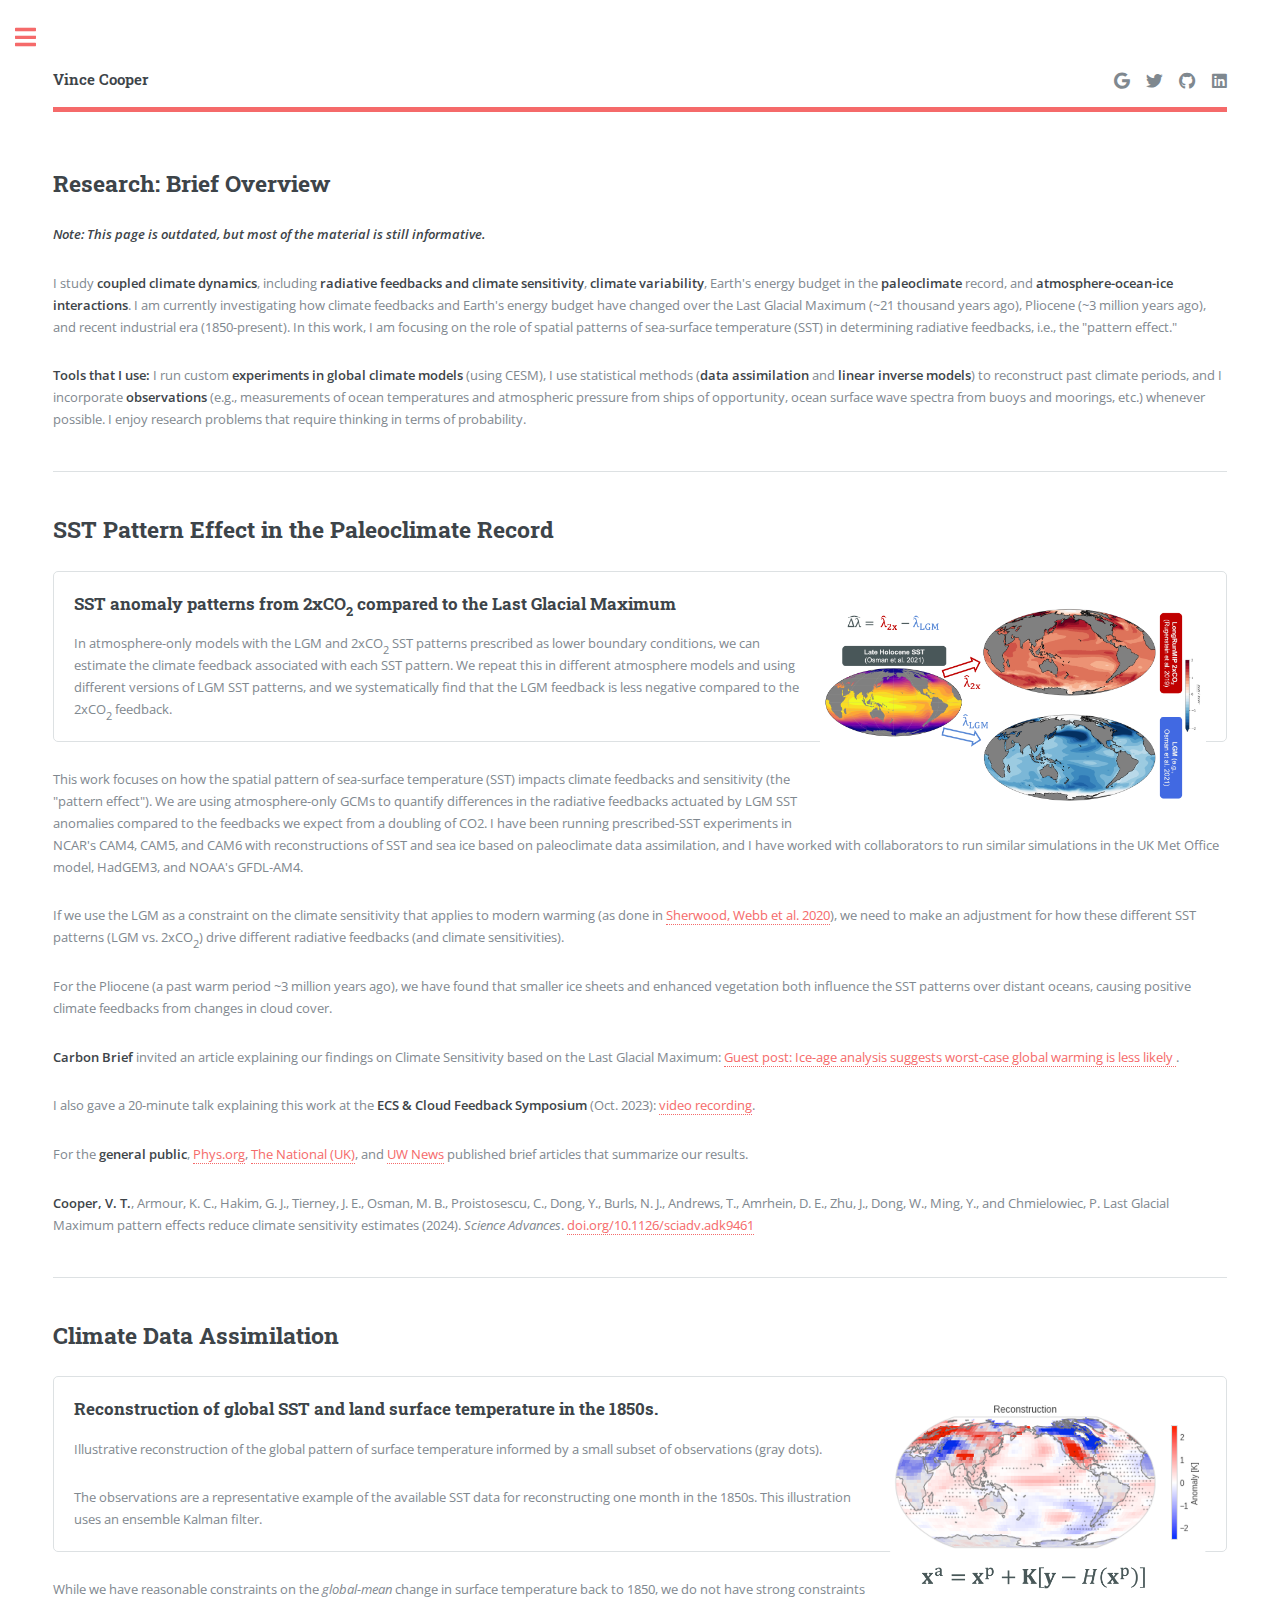
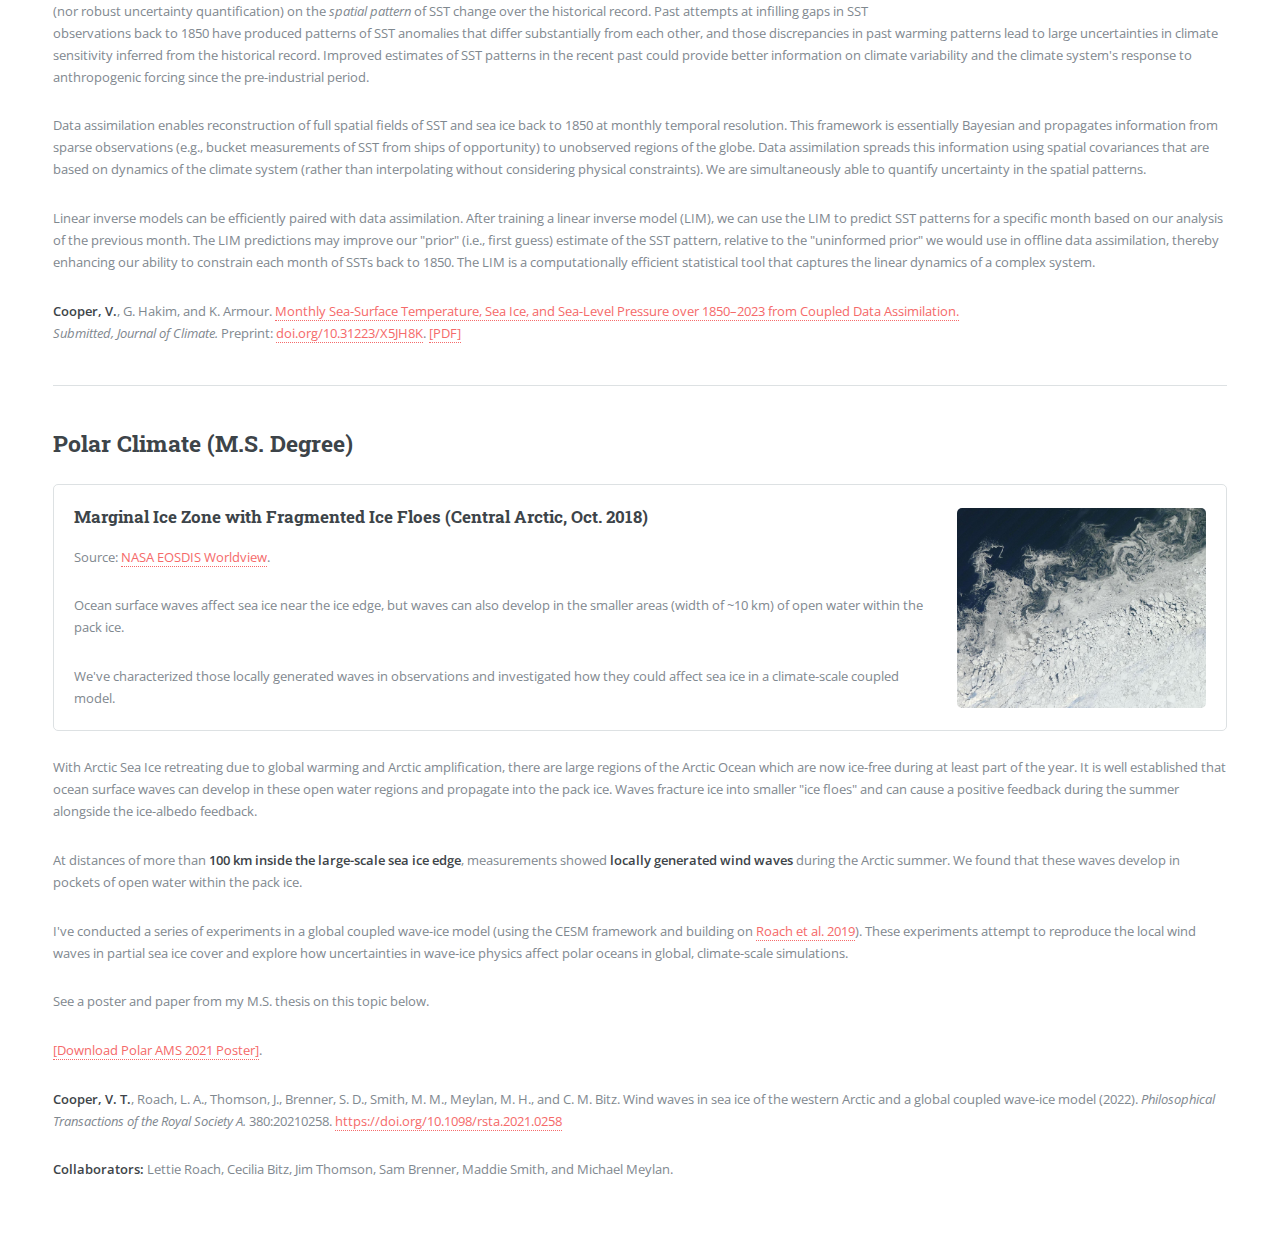
<file: research.html>
<!DOCTYPE HTML>
<!--
	Editorial by HTML5 UP
	html5up.net | @ajlkn
	Free for personal and commercial use under the CCA 3.0 license (html5up.net/license)
-->
<html>
	<head>
		<title>Research | Vince Cooper</title>
		<meta charset="utf-8" />
		<meta name="viewport" content="width=device-width, initial-scale=1, user-scalable=no" />
		<link rel="stylesheet" href="assets/css/main.css" />
		<link rel="stylesheet" href="assets/css/academicons.min.css" />
	</head>
	<body class="is-preload">

		<!-- Wrapper -->
			<div id="wrapper">

				<!-- Main -->
					<div id="main">
						<div class="inner">

							<!-- Header -->
								<header id="header">
									<a href="index.html" class="logo"><strong>Vince Cooper</strong></a>
									<ul class="icons">
										<li><a href="https://scholar.google.com/citations?user=EFGj-hgAAAAJ&hl=en&oi=ao" class="icon brands fa-google"><span class="label">Google Scholar</span></a></li>
										<li><a href="https://twitter.com/VTCoop" class="icon brands fa-twitter"><span class="label">Twitter</span></a></li>
										<li><a href="https://github.com/vtcooper" class="icon brands fa-github"><span class="label">GitHub</span></a></li>
										<li><a href="https://www.linkedin.com/in/vince-cooper/" class="icon brands fa-linkedin"><span class="label">LinkedIn</span></a></li>
									</ul>
								</header>	

							<!-- Content -->
								<section>
									<header class="main">
										<h2>Research: Brief Overview</h2>
									</header>

									<!-- <span class="image main"><img src="https://photos.smugmug.com/Originals/n-27XMT5/2022-Iceland-originals/i-8GFbSV2/0/936d27ff/X2/VTC08708-X2.jpg" 
										style="width: 900px; height: 300px; object-fit: cover;" alt="" /></span> -->
									

									<p>
										<em><strong>Note: This page is outdated, but most of the material is still informative.</strong></em>
									</p>
									<p>
										I study <b>coupled climate dynamics</b>, including <b>radiative feedbacks and climate sensitivity</b>, <b>climate variability</b>, 
										Earth's energy budget in the <b>paleoclimate</b> record, and <b>atmosphere-ocean-ice interactions</b>. 
										I am currently investigating how climate feedbacks and Earth's energy budget 
										have changed over the Last Glacial Maximum (~21 thousand years ago), Pliocene (~3 million years ago), 
										and recent industrial era (1850-present).
										In this work, I am focusing on the role of spatial patterns of sea-surface temperature (SST) in determining  
										radiative feedbacks, i.e., the "pattern effect." 
									</p>
									<p>
										<b>Tools that I use:</b> I run custom <b>experiments in global climate models</b> (using CESM), I use statistical methods 
										(<b>data assimilation</b> and <b>linear inverse models</b>) to reconstruct past climate periods, and 
										I incorporate <b>observations</b> (e.g., measurements of ocean temperatures and atmospheric pressure from ships
										of opportunity, ocean surface wave spectra from buoys and moorings, etc.) whenever possible. 
										I enjoy research problems that require thinking in terms of probability.
									</p>
									<!-- <p>
										Polar climate has been a recurring theme 
										through my study of the Last Glacial Maximum (~20,000 years ago)
										and my work on interactions between sea ice and ocean surface waves.
									</p> -->
										<!-- Data assimilation plays a key role in my research because 
										it is the statistical tool that enables reconstruction
										of past SST patterns with sparse observations. -->
									

									<hr class="major" />

									<h2>SST Pattern Effect in the Paleoclimate Record</h2>

									<div class="box">
										<span class="image right">
											<img src="images/sst-pattern-effect_LGM.png" alt="LGM Last Glacial Maximum Paleo SST Pattern Effect" style="max-height:210px;width:auto"/>
										</span>
										<h3>SST anomaly patterns from 2xCO<sub>2</sub> compared to the Last Glacial Maximum</h3>
										<p>	
											In atmosphere-only models with the LGM and 2xCO<sub>2</sub> SST patterns prescribed as lower boundary conditions, 
											we can estimate the climate feedback associated with each SST pattern. We repeat this in different
											atmosphere models and using different versions of LGM SST patterns, and we systematically find that the
											LGM feedback is less negative compared to the 2xCO<sub>2</sub> feedback. 
										</p>
										<!-- <p>
											The pattern effect, &Delta;&lambda; = &lambda;<sub>2xCO2</sub> &minus; &lambda;<sub>LGM</sub>, is negative for the LGM. 
											This reduces estimates of modern-day climate sensitivity based on the LGM.   
										</p> -->
									</div>

									<p>
										This work focuses on how the spatial pattern of sea-surface temperature (SST)
										impacts climate feedbacks and sensitivity (the "pattern effect").
										We are using atmosphere-only GCMs to quantify differences in the radiative feedbacks
										actuated by LGM SST anomalies compared to the feedbacks we expect from a doubling of CO2.
										I have been running prescribed-SST experiments in NCAR's CAM4, CAM5, and CAM6 with reconstructions of SST and sea ice
										based on paleoclimate data assimilation, 
										and I have worked with collaborators to run similar simulations in the UK Met Office model, HadGEM3, and NOAA's GFDL-AM4.
									</p>
									<p>	
										If we use the LGM as a constraint on the climate sensitivity that applies to modern warming 
										(as done in <a href="https://doi.org/10.1029/2019RG000678">Sherwood, Webb et al. 2020</a>), 
										we need to make an adjustment for how these different SST patterns (LGM vs. 2xCO<sub>2</sub>)
										drive different radiative feedbacks (and climate sensitivities). 
										<!-- The pattern-effect adjustment applied to the LGM reduces estimates of future warming and 
										helps constrain what could happen in the future as greenhouse gases warm the planet. -->
									</p>
									<p>
										For the Pliocene (a past warm period ~3 million years ago), 
										we have found that smaller ice sheets and enhanced vegetation both influence the SST patterns over distant oceans,
										causing positive climate feedbacks from changes in cloud cover. 
									</p>
									<p>
										<b>Carbon Brief</b> invited an article explaining our findings on Climate Sensitivity based on the Last Glacial Maximum:  
										<a href="https://www.carbonbrief.org/guest-post-ice-age-analysis-suggests-worst-case-global-warming-is-less-likely/">
											Guest post: Ice-age analysis suggests worst-case global warming is less likely
										</a>.
									</p>
									<p>
										I also gave a 20-minute talk explaining this work at the <b>ECS & Cloud Feedback Symposium</b> (Oct. 2023): 
										<a href="https://sites.google.com/tamu.edu/ecs-symposium/event28?authuser=0">video recording</a>.
									</p>
									<p>
										For the <b>general public</b>,
										<a href="https://phys.org/news/2024-04-ice-age-climate-analysis-worst.html">Phys.org</a>,
										<a href="https://www.thenationalnews.com/climate/2024/04/16/what-ice-age-weather-tells-us-about-climate-change/">The National (UK)</a>, and
										<a href="https://www.washington.edu/news/2024/04/17/ice-age-climate-analysis-reduces-worst-case-warming-expected-from-rising-co2/">UW News</a>
										published brief articles that summarize our results.
									</p>
										
							
									<p style="text-align: left;">
										<b>Cooper, V. T.</b>, Armour, K. C., Hakim, G. J., Tierney, J. E., Osman, M. B., 
										Proistosescu, C., Dong, Y., Burls, N. J., Andrews, T., 
										Amrhein, D. E., Zhu, J., Dong, W., Ming, Y., and Chmielowiec, P. 
										Last Glacial Maximum pattern effects reduce climate sensitivity estimates (2024). 
										<i>Science Advances</i>. <a href="https://doi.org/10.1126/sciadv.adk9461">doi.org/10.1126/sciadv.adk9461</a></p>
									</p>
																		
									<hr class="major" />

									<h2>Climate Data Assimilation</h2>
									
									<div class="box">
										<span class="image right">
											<img src="images/DA_1.png" alt="Data Assimilation SST Reconstruction" style="max-height:200px;width:auto"/>
										</span>
										<h3>Reconstruction of global SST and land surface temperature in the 1850s.</h3>
										<p>
											Illustrative reconstruction of the global pattern of surface temperature informed by a small 
											subset of observations (gray dots). 
										</p>
										<p>
											The observations are a representative example of the 
											available SST data for reconstructing one month in the 1850s. This illustration uses an 
											ensemble Kalman filter.
										</p>
									</div>

									<p>
										While we have reasonable constraints on the <i>global-mean</i> change in surface temperature back to 1850, we do not 
										have strong constraints (nor robust uncertainty quantification) on the <i>spatial pattern</i> of SST change over the historical record.
										Past attempts at infilling gaps in SST observations back to 1850 have produced patterns of SST anomalies 
										that differ substantially from each other, and those discrepancies in past warming patterns lead to large uncertainties in 
										climate sensitivity inferred from the historical record.
										Improved estimates of SST patterns in the recent past could provide better information on climate variability 
										and the climate system's response to anthropogenic forcing since the pre-industrial period.
									</p>

									<p>
										Data assimilation enables reconstruction of full spatial fields of SST and sea ice 
										back to 1850 at monthly temporal resolution. 
										This framework is essentially Bayesian and propagates information 
										from sparse observations (e.g., bucket measurements of SST from ships of opportunity) 
										to unobserved regions of the globe. Data assimilation spreads this information using spatial covariances 
										that are based on dynamics of the climate system (rather than interpolating without considering physical constraints). 
										We are simultaneously able to quantify uncertainty in the spatial patterns.
									</p>
									
									<p>
										Linear inverse models can be efficiently paired with data assimilation. After training a linear inverse model (LIM), 
										we can use the LIM to predict SST patterns for a specific month 
										based on our analysis of the previous month. The LIM predictions may improve our "prior" (i.e., first guess) 
										estimate of the SST pattern, relative to the "uninformed prior" we would use in offline data assimilation, 
										thereby enhancing our ability to constrain each month of SSTs back to 1850. 
										The LIM is a computationally efficient statistical tool that captures the linear dynamics of a complex system.
									</p>

									<p style="text-align: left;"><b>Cooper, V.</b>, G. Hakim, and K. Armour.
										<a  href="https://doi.org/10.31223/X5JH8K">
											Monthly Sea-Surface Temperature, Sea Ice, and Sea-Level Pressure over 
											1850&ndash;2023 from Coupled Data Assimilation.</a><br>
										<em>Submitted, Journal of Climate.</em> 
										Preprint: <a href="https://doi.org/10.31223/X5JH8K">doi.org/10.31223/X5JH8K</a>. 
										<a href="files/papers/Cooper-etal_JCli_HistoricalDA_submitted.pdf">[PDF]</a>
					

									<hr class="major" />

									<h2>Polar Climate (M.S. Degree)</h2>

									<div class="box">
										<span class="image right">
											<img src="images/SeaIceMIZ_20181004v2.jpg" alt="Marginal Ice Zone Central Arctic October 2018" style="max-height:200px;width:auto"/>
										</span>
										<h3>Marginal Ice Zone with Fragmented Ice Floes (Central Arctic, Oct. 2018)</h3>
										<p>	
											Source: <a href="https://worldview.earthdata.nasa.gov/?v=-1933941.0967661443,-36950.38876814037,-1281317.421899834,404905.6112318598&p=arctic&t=2018-10-04-T16%3A00%3A58Z">
												NASA EOSDIS Worldview</a>.
										</p>
										<p>
											Ocean surface waves affect sea ice near the ice edge, but waves can also develop in the smaller 
											areas (width of ~10 km) of open water within the pack ice. 
										</p>
										<p>
											We've characterized those locally generated waves 
											in observations and investigated how they could affect sea ice in a climate-scale coupled model.
										</p>
									</div>

									<p>
										With Arctic Sea Ice retreating due to global warming and Arctic amplification,
										there are large regions of the Arctic Ocean which are now ice-free during at least
										part of the year. It is well established that ocean surface waves can develop 
										in these open water regions and propagate into the pack ice. 
										Waves fracture ice into smaller "ice floes" and can
										cause a positive feedback during the summer alongside the ice-albedo feedback.
									</p>
									<p>
										At distances of more than <b>100 km inside the large-scale sea ice edge</b>,
										measurements showed <b>locally generated wind waves</b> during the Arctic summer. 
										We found that these waves develop in pockets of open water within the pack ice.
									</p> 
									
									<p>
										I've conducted a series of experiments in a global coupled wave-ice model 
										(using the CESM framework and building on 
										<a href="https://doi.org/10.1029/2019MS001836" >Roach et al. 2019</a>). 
										These experiments attempt to reproduce the local wind waves in partial sea ice cover 
										and explore how uncertainties in wave-ice physics affect polar oceans in 
										global, climate-scale simulations.
									</p>

									<p>
										See a poster and paper from my M.S. thesis on this topic below.
									</p>

									<p>
										<a href="https://vtcooper.github.io/files/posters/2021.06_PolarAMS_poster_COOPERvince_vF.pdf">
											[Download Polar AMS 2021 Poster]</a>.
									</p> 
										
									<p style="text-align: left;"> <b>Cooper, V. T.</b>, Roach, L. A., Thomson, J., Brenner, S. D., Smith, 
											M. M., Meylan, M. H., and C. M. Bitz. Wind waves in sea ice of the western Arctic and a global coupled wave-ice model (2022). 
											<i> Philosophical Transactions of the Royal Society A.</i> 380:20210258. 
											<a href="https://doi.org/10.1098/rsta.2021.0258">https://doi.org/10.1098/rsta.2021.0258</a>
									</p>

									<p>
										<b>Collaborators:</b> Lettie Roach, Cecilia Bitz, Jim Thomson, Sam Brenner, Maddie Smith, and Michael Meylan.
									</p>
					

								</section>

						</div>
					</div>

				
					<!-- Sidebar -->
					<div id="sidebar">
						<div class="inner">

							<!-- Search -->
								<!-- <section id="search" class="alt">
									<form method="post" action="#">
										<input type="text" name="query" id="query" placeholder="Search" />
									</form>
								</section> -->
									
						<!-- Logo -->
							<div id="logo">
							<h1 id="title">Vince Cooper</h1>
								<p>Postdoctoral Fellow</p>
								<p>Climate Dynamics</p>
                                <p>MIT</p>
								<span class="image avatar48"><img src="images/head_2022.11_green2.jpeg" alt="Vince Cooper UW Harvard" /></span>
							</div>


							<!-- Menu -->
								<nav id="menu">
									<!-- <header class="major">
										<h2>Menu</h2>
									</header> -->
									<ul>
										<li><a href="index.html">Homepage</a></li>
										<li><a href="research.html">Research</a></li>
										<!-- <li><a href="generic.html">Generic</a></li> -->
										<li><a href="publications.html">Publications</a></li>
										<li><a href="files/cv/cooper_cv_latest.pdf">[Download CV]</a></li>
										<!-- <li><a href="teaching.html">Teaching & Outreach</a></li> -->
										<!-- <li><a href="resources.html">Resources</a></li> -->
										<!-- <li><a href="elements.html">Elements</a></li> -->
										<!-- <li>
											<span class="opener">Submenu</span>
											<ul>
												<li><a href="#">Lorem Dolor</a></li>
												<li><a href="#">Ipsum Adipiscing</a></li>
												<li><a href="#">Tempus Magna</a></li>
												<li><a href="#">Feugiat Veroeros</a></li>
											</ul>
										</li> -->
									</ul>
								</nav>

							<!-- Section -->
								<!-- <section>
									<header class="major">
										<h2>Ante interdum</h2>
									</header>
									<div class="mini-posts">
										<article>
											<a href="#" class="image"><img src="images/pic07.jpg" alt="" /></a>
											<p>Aenean ornare velit lacus, ac varius enim lorem ullamcorper dolore aliquam.</p>
										</article>
										<article>
											<a href="#" class="image"><img src="images/pic08.jpg" alt="" /></a>
											<p>Aenean ornare velit lacus, ac varius enim lorem ullamcorper dolore aliquam.</p>
										</article>
										<article>
											<a href="#" class="image"><img src="images/pic09.jpg" alt="" /></a>
											<p>Aenean ornare velit lacus, ac varius enim lorem ullamcorper dolore aliquam.</p>
										</article>
									</div>
									<ul class="actions">
										<li><a href="#" class="button">More</a></li>
									</ul>
								</section> -->

							<!-- Section -->
								<section>
									<header class="major">
										<h2>Contact</h2>
									</header>
									<!-- <p>Sedtempus aliquam.</p> -->
									<ul class="contact">
										<li class="icon solid fa-envelope"><a href="mailto:vcooper@mit.edu">vcooper (at) mit (dot) edu</a></li>
										<!-- <li><a href="mailto:vcooper@mit.edu" class="icon solid fa-envelope"</a>vcooper at uw dot edu</li> -->
										<!-- <li class="icon solid fa-phone">(000) 000-0000</li> -->
										<li class="icon solid fa-home">Green Bldg<br />
											Office 54-1713<br />
										 	Cambridge, MA 02139</li>
									</ul>
								</section>

							<!-- Footer -->
								<footer id="footer">
									<p class="copyright">&copy; Vince Cooper. All rights reserved. Design: <a href="https://html5up.net">HTML5 UP</a>.</p>
								</footer>

						</div>
					</div>

			</div>

		<!-- Scripts -->
			<script src="assets/js/jquery.min.js"></script>
			<script src="assets/js/browser.min.js"></script>
			<script src="assets/js/breakpoints.min.js"></script>
			<script src="assets/js/util.js"></script>
			<script src="assets/js/main.js"></script>

	</body>
</html>
</file>
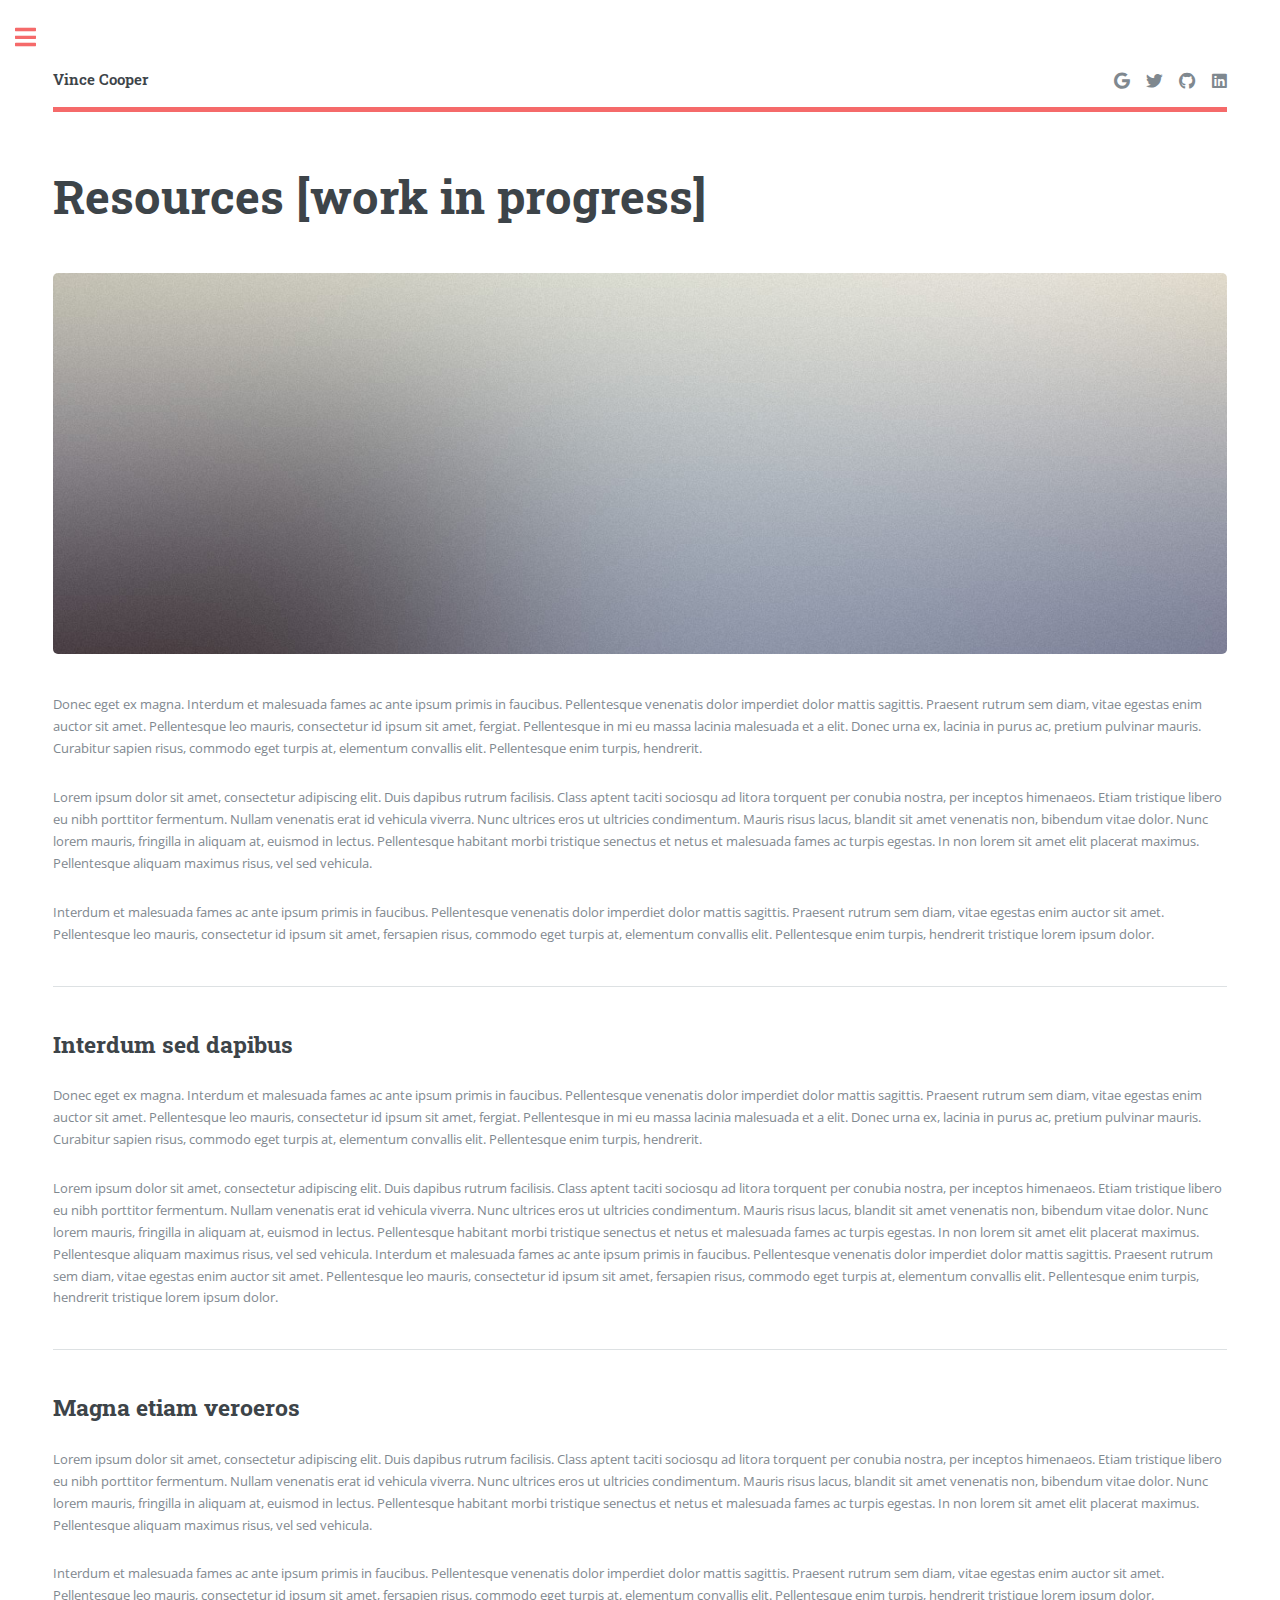
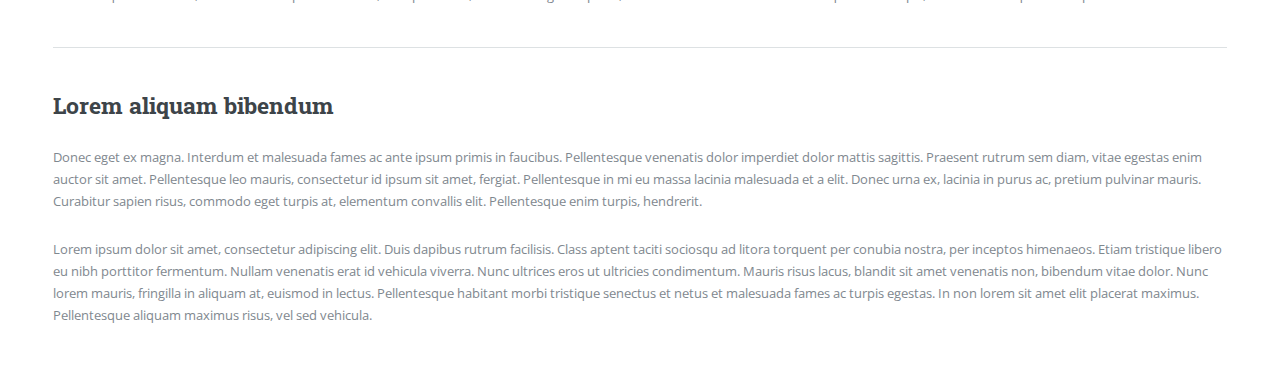
<file: resources.html>
<!DOCTYPE HTML>
<!--
	Editorial by HTML5 UP
	html5up.net | @ajlkn
	Free for personal and commercial use under the CCA 3.0 license (html5up.net/license)
-->
<html>
	<head>
		<title>Resources | Vince Cooper</title>
		<meta charset="utf-8" />
		<meta name="viewport" content="width=device-width, initial-scale=1, user-scalable=no" />
		<link rel="stylesheet" href="assets/css/main.css" />
	</head>
	<body class="is-preload">

		<!-- Wrapper -->
			<div id="wrapper">

				<!-- Main -->
					<div id="main">
						<div class="inner">

							<!-- Header -->
								<header id="header">
									<a href="index.html" class="logo"><strong>Vince Cooper</strong></a>
									<ul class="icons">
										<li><a href="https://scholar.google.com/citations?user=EFGj-hgAAAAJ&hl=en&oi=ao" class="icon brands fa-google"><span class="label">Google Scholar</span></a></li>
										<li><a href="https://twitter.com/VTCoop" class="icon brands fa-twitter"><span class="label">Twitter</span></a></li>
										<li><a href="https://github.com/vtcooper" class="icon brands fa-github"><span class="label">GitHub</span></a></li>
										<li><a href="https://www.linkedin.com/in/vince-cooper/" class="icon brands fa-linkedin"><span class="label">LinkedIn</span></a></li>
									</ul>
								</header>

							<!-- Content -->
								<section>
									<header class="main">
										<h1>Resources [work in progress]</h1>
									</header>

									<span class="image main"><img src="images/pic11.jpg" alt="" /></span>

									<p>Donec eget ex magna. Interdum et malesuada fames ac ante ipsum primis in faucibus. Pellentesque venenatis dolor imperdiet dolor mattis sagittis. Praesent rutrum sem diam, vitae egestas enim auctor sit amet. Pellentesque leo mauris, consectetur id ipsum sit amet, fergiat. Pellentesque in mi eu massa lacinia malesuada et a elit. Donec urna ex, lacinia in purus ac, pretium pulvinar mauris. Curabitur sapien risus, commodo eget turpis at, elementum convallis elit. Pellentesque enim turpis, hendrerit.</p>
									<p>Lorem ipsum dolor sit amet, consectetur adipiscing elit. Duis dapibus rutrum facilisis. Class aptent taciti sociosqu ad litora torquent per conubia nostra, per inceptos himenaeos. Etiam tristique libero eu nibh porttitor fermentum. Nullam venenatis erat id vehicula viverra. Nunc ultrices eros ut ultricies condimentum. Mauris risus lacus, blandit sit amet venenatis non, bibendum vitae dolor. Nunc lorem mauris, fringilla in aliquam at, euismod in lectus. Pellentesque habitant morbi tristique senectus et netus et malesuada fames ac turpis egestas. In non lorem sit amet elit placerat maximus. Pellentesque aliquam maximus risus, vel sed vehicula.</p>
									<p>Interdum et malesuada fames ac ante ipsum primis in faucibus. Pellentesque venenatis dolor imperdiet dolor mattis sagittis. Praesent rutrum sem diam, vitae egestas enim auctor sit amet. Pellentesque leo mauris, consectetur id ipsum sit amet, fersapien risus, commodo eget turpis at, elementum convallis elit. Pellentesque enim turpis, hendrerit tristique lorem ipsum dolor.</p>

									<hr class="major" />

									<h2>Interdum sed dapibus</h2>
									<p>Donec eget ex magna. Interdum et malesuada fames ac ante ipsum primis in faucibus. Pellentesque venenatis dolor imperdiet dolor mattis sagittis. Praesent rutrum sem diam, vitae egestas enim auctor sit amet. Pellentesque leo mauris, consectetur id ipsum sit amet, fergiat. Pellentesque in mi eu massa lacinia malesuada et a elit. Donec urna ex, lacinia in purus ac, pretium pulvinar mauris. Curabitur sapien risus, commodo eget turpis at, elementum convallis elit. Pellentesque enim turpis, hendrerit.</p>
									<p>Lorem ipsum dolor sit amet, consectetur adipiscing elit. Duis dapibus rutrum facilisis. Class aptent taciti sociosqu ad litora torquent per conubia nostra, per inceptos himenaeos. Etiam tristique libero eu nibh porttitor fermentum. Nullam venenatis erat id vehicula viverra. Nunc ultrices eros ut ultricies condimentum. Mauris risus lacus, blandit sit amet venenatis non, bibendum vitae dolor. Nunc lorem mauris, fringilla in aliquam at, euismod in lectus. Pellentesque habitant morbi tristique senectus et netus et malesuada fames ac turpis egestas. In non lorem sit amet elit placerat maximus. Pellentesque aliquam maximus risus, vel sed vehicula. Interdum et malesuada fames ac ante ipsum primis in faucibus. Pellentesque venenatis dolor imperdiet dolor mattis sagittis. Praesent rutrum sem diam, vitae egestas enim auctor sit amet. Pellentesque leo mauris, consectetur id ipsum sit amet, fersapien risus, commodo eget turpis at, elementum convallis elit. Pellentesque enim turpis, hendrerit tristique lorem ipsum dolor.</p>

									<hr class="major" />

									<h2>Magna etiam veroeros</h2>
									<p>Lorem ipsum dolor sit amet, consectetur adipiscing elit. Duis dapibus rutrum facilisis. Class aptent taciti sociosqu ad litora torquent per conubia nostra, per inceptos himenaeos. Etiam tristique libero eu nibh porttitor fermentum. Nullam venenatis erat id vehicula viverra. Nunc ultrices eros ut ultricies condimentum. Mauris risus lacus, blandit sit amet venenatis non, bibendum vitae dolor. Nunc lorem mauris, fringilla in aliquam at, euismod in lectus. Pellentesque habitant morbi tristique senectus et netus et malesuada fames ac turpis egestas. In non lorem sit amet elit placerat maximus. Pellentesque aliquam maximus risus, vel sed vehicula.</p>
									<p>Interdum et malesuada fames ac ante ipsum primis in faucibus. Pellentesque venenatis dolor imperdiet dolor mattis sagittis. Praesent rutrum sem diam, vitae egestas enim auctor sit amet. Pellentesque leo mauris, consectetur id ipsum sit amet, fersapien risus, commodo eget turpis at, elementum convallis elit. Pellentesque enim turpis, hendrerit tristique lorem ipsum dolor.</p>

									<hr class="major" />

									<h2>Lorem aliquam bibendum</h2>
									<p>Donec eget ex magna. Interdum et malesuada fames ac ante ipsum primis in faucibus. Pellentesque venenatis dolor imperdiet dolor mattis sagittis. Praesent rutrum sem diam, vitae egestas enim auctor sit amet. Pellentesque leo mauris, consectetur id ipsum sit amet, fergiat. Pellentesque in mi eu massa lacinia malesuada et a elit. Donec urna ex, lacinia in purus ac, pretium pulvinar mauris. Curabitur sapien risus, commodo eget turpis at, elementum convallis elit. Pellentesque enim turpis, hendrerit.</p>
									<p>Lorem ipsum dolor sit amet, consectetur adipiscing elit. Duis dapibus rutrum facilisis. Class aptent taciti sociosqu ad litora torquent per conubia nostra, per inceptos himenaeos. Etiam tristique libero eu nibh porttitor fermentum. Nullam venenatis erat id vehicula viverra. Nunc ultrices eros ut ultricies condimentum. Mauris risus lacus, blandit sit amet venenatis non, bibendum vitae dolor. Nunc lorem mauris, fringilla in aliquam at, euismod in lectus. Pellentesque habitant morbi tristique senectus et netus et malesuada fames ac turpis egestas. In non lorem sit amet elit placerat maximus. Pellentesque aliquam maximus risus, vel sed vehicula.</p>

								</section>

						</div>
					</div>

					<!-- Sidebar -->
					<div id="sidebar">
						<div class="inner">

							<!-- Search -->
								<section id="search" class="alt">
									<form method="post" action="#">
										<input type="text" name="query" id="query" placeholder="Search" />
									</form>
								</section>
									
						<!-- Logo -->
							<div id="logo">
							<h1 id="title">Vince Cooper</h1>
								<p>PhD Student</p>
								<p>Climate Dynamics</p>
                                <p>University of Washington</p>
								<span class="image avatar48"><img src="images/head_2022.11_green2.jpeg" alt="Vince Cooper UW Harvard" /></span>
							</div>


							<!-- Menu -->
								<nav id="menu">
									<!-- <header class="major">
										<h2>Menu</h2>
									</header> -->
									<ul>
										<li><a href="index.html">Homepage</a></li>
										<li><a href="research.html">Research</a></li>
										<!-- <li><a href="generic.html">Generic</a></li> -->
										<li><a href="publications.html">Publications</a></li>
										<li><a href="teaching.html">Teaching & Outreach</a></li>
										<li><a href="resources.html">Resources</a></li>
										<!-- <li><a href="elements.html">Elements</a></li> -->
										<!-- <li>
											<span class="opener">Submenu</span>
											<ul>
												<li><a href="#">Lorem Dolor</a></li>
												<li><a href="#">Ipsum Adipiscing</a></li>
												<li><a href="#">Tempus Magna</a></li>
												<li><a href="#">Feugiat Veroeros</a></li>
											</ul>
										</li> -->
									</ul>
								</nav>

							<!-- Section -->
								<!-- <section>
									<header class="major">
										<h2>Ante interdum</h2>
									</header>
									<div class="mini-posts">
										<article>
											<a href="#" class="image"><img src="images/pic07.jpg" alt="" /></a>
											<p>Aenean ornare velit lacus, ac varius enim lorem ullamcorper dolore aliquam.</p>
										</article>
										<article>
											<a href="#" class="image"><img src="images/pic08.jpg" alt="" /></a>
											<p>Aenean ornare velit lacus, ac varius enim lorem ullamcorper dolore aliquam.</p>
										</article>
										<article>
											<a href="#" class="image"><img src="images/pic09.jpg" alt="" /></a>
											<p>Aenean ornare velit lacus, ac varius enim lorem ullamcorper dolore aliquam.</p>
										</article>
									</div>
									<ul class="actions">
										<li><a href="#" class="button">More</a></li>
									</ul>
								</section> -->

							<!-- Section -->
								<section>
									<header class="major">
										<h2>Contact</h2>
									</header>
									<!-- <p>Sedtempus aliquam.</p> -->
									<ul class="contact">
										<li class="icon solid fa-envelope"><a href="mailto:vcooper@uw.edu">vcooper (at) uw (dot) edu</a></li>
										<!-- <li><a href="mailto:vcooper@uw.edu" class="icon solid fa-envelope"</a>vcooper at uw dot edu</li> -->
										<!-- <li class="icon solid fa-phone">(000) 000-0000</li> -->
										<li class="icon solid fa-home">ATG Building<br />
										Seattle, WA 98195-1640</li>
									</ul>
								</section>

							<!-- Footer -->
								<footer id="footer">
									<p class="copyright">&copy; Vince Cooper. All rights reserved. Design: <a href="https://html5up.net">HTML5 UP</a>.</p>
								</footer>

						</div>
					</div>

			</div>

		<!-- Scripts -->
			<script src="assets/js/jquery.min.js"></script>
			<script src="assets/js/browser.min.js"></script>
			<script src="assets/js/breakpoints.min.js"></script>
			<script src="assets/js/util.js"></script>
			<script src="assets/js/main.js"></script>

	</body>
</html>
</file>
<file: assets/css/main.css>
@import url(fontawesome-all.min.css);
@import url("https://fonts.googleapis.com/css?family=Open+Sans:400,600,400italic,600italic|Roboto+Slab:400,700");
/*
	Editorial by HTML5 UP
	html5up.net | @ajlkn
	Free for personal and commercial use under the CCA 3.0 license (html5up.net/license)
*/
html, body, div, span, applet, object,
iframe, h1, h2, h3, h4, h5, h6, p, blockquote,
pre, a, abbr, acronym, address, big, cite,
code, del, dfn, em, img, ins, kbd, q, s, samp,
small, strike, strong, sub, sup, tt, var, b,
u, i, center, dl, dt, dd, ol, ul, li, fieldset,
form, label, legend, table, caption, tbody,
tfoot, thead, tr, th, td, article, aside,
canvas, details, embed, figure, figcaption,
footer, header, hgroup, menu, nav, output, ruby,
section, summary, time, mark, audio, video {
  margin: 0;
  padding: 0;
  border: 0;
  font-size: 100%;
  font: inherit;
  vertical-align: baseline; }

article, aside, details, figcaption, figure,
footer, header, hgroup, menu, nav, section {
  display: block; }

body {
  line-height: 1; }

ol, ul {
  list-style: none; }

blockquote, q {
  quotes: none; }
  blockquote:before, blockquote:after, q:before, q:after {
    content: '';
    content: none; }

table {
  border-collapse: collapse;
  border-spacing: 0; }

body {
  -webkit-text-size-adjust: none; }

mark {
  background-color: transparent;
  color: inherit; }

input::-moz-focus-inner {
  border: 0;
  padding: 0; }

input, select, textarea {
  -moz-appearance: none;
  -webkit-appearance: none;
  -ms-appearance: none;
  appearance: none; }

/* Basic */
@-ms-viewport {
  width: device-width; }

body {
  -ms-overflow-style: scrollbar; }

@media screen and (max-width: 480px) {
  html, body {
    min-width: 320px; } }

html {
  box-sizing: border-box; }

*, *:before, *:after {
  box-sizing: inherit; }

body {
  background: #ffffff; }
  body.is-preload *, body.is-preload *:before, body.is-preload *:after, body.is-resizing *, body.is-resizing *:before, body.is-resizing *:after {
    -moz-animation: none !important;
    -webkit-animation: none !important;
    -ms-animation: none !important;
    animation: none !important;
    -moz-transition: none !important;
    -webkit-transition: none !important;
    -ms-transition: none !important;
    transition: none !important; }

/* Type */
body, input, select, textarea {
  color: #7f888f;
  font-family: "Open Sans", sans-serif;
  font-size: 13pt;
  font-weight: 400;
  line-height: 1.65; }
  @media screen and (max-width: 1680px) {
    body, input, select, textarea {
      font-size: 11pt; } }
  @media screen and (max-width: 1280px) {
    body, input, select, textarea {
      font-size: 10pt; } }
  @media screen and (max-width: 360px) {
    body, input, select, textarea {
      font-size: 9pt; } }

a {
  -moz-transition: color 0.2s ease-in-out, border-bottom-color 0.2s ease-in-out;
  -webkit-transition: color 0.2s ease-in-out, border-bottom-color 0.2s ease-in-out;
  -ms-transition: color 0.2s ease-in-out, border-bottom-color 0.2s ease-in-out;
  transition: color 0.2s ease-in-out, border-bottom-color 0.2s ease-in-out;
  border-bottom: dotted 1px;
  color: #f56a6a;
  text-decoration: none; }
  a:hover {
    border-bottom-color: #f56a6a;
    color: #f56a6a !important; }
    a:hover strong {
      color: inherit; }

strong, b {
  color: #3d4449;
  font-weight: 600; }

em, i {
  font-style: italic; }

p {
  margin: 0 0 2em 0; }

h1, h2, h3, h4, h5, h6 {
  color: #3d4449;
  font-family: "Roboto Slab", serif;
  font-weight: 700;
  line-height: 1.5;
  margin: 0 0 1em 0; }
  h1 a, h2 a, h3 a, h4 a, h5 a, h6 a {
    color: inherit;
    text-decoration: none;
    border-bottom: 0; }

h1 {
  font-size: 4em;
  margin: 0 0 0.5em 0;
  line-height: 1.3; }

h2 {
  font-size: 1.75em; }

h3 {
  font-size: 1.25em; }

h4 {
  font-size: 1.1em; }

h5 {
  font-size: 0.9em; }

h6 {
  font-size: 0.7em; }

@media screen and (max-width: 1680px) {
  h1 {
    font-size: 3.5em; } }

@media screen and (max-width: 980px) {
  h1 {
    font-size: 3.25em; } }

@media screen and (max-width: 736px) {
  h1 {
    font-size: 2em;
    line-height: 1.4; }
  h2 {
    font-size: 1.5em; } }

sub {
  font-size: 0.8em;
  position: relative;
  top: 0.5em; }

sup {
  font-size: 0.8em;
  position: relative;
  top: -0.5em; }

blockquote {
  border-left: solid 3px rgba(210, 215, 217, 0.75);
  font-style: italic;
  margin: 0 0 2em 0;
  padding: 0.5em 0 0.5em 2em; }

code {
  background: rgba(230, 235, 237, 0.25);
  border-radius: 0.375em;
  border: solid 1px rgba(210, 215, 217, 0.75);
  font-family: "Courier New", monospace;
  font-size: 0.9em;
  margin: 0 0.25em;
  padding: 0.25em 0.65em; }

pre {
  -webkit-overflow-scrolling: touch;
  font-family: "Courier New", monospace;
  font-size: 0.9em;
  margin: 0 0 2em 0; }
  pre code {
    display: block;
    line-height: 1.75;
    padding: 1em 1.5em;
    overflow-x: auto; }

hr {
  border: 0;
  border-bottom: solid 1px rgba(210, 215, 217, 0.75);
  margin: 2em 0; }
  hr.major {
    margin: 3em 0; }

.align-left {
  text-align: left; }

.align-center {
  text-align: center; }

.align-right {
  text-align: right; }

/* Row */
.row {
  display: flex;
  flex-wrap: wrap;
  box-sizing: border-box;
  align-items: stretch; }
  .row > * {
    box-sizing: border-box; }
  .row.gtr-uniform > * > :last-child {
    margin-bottom: 0; }
  .row.aln-left {
    justify-content: flex-start; }
  .row.aln-center {
    justify-content: center; }
  .row.aln-right {
    justify-content: flex-end; }
  .row.aln-top {
    align-items: flex-start; }
  .row.aln-middle {
    align-items: center; }
  .row.aln-bottom {
    align-items: flex-end; }
  .row > .imp {
    order: -1; }
  .row > .col-1 {
    width: 8.33333%; }
  .row > .off-1 {
    margin-left: 8.33333%; }
  .row > .col-2 {
    width: 16.66667%; }
  .row > .off-2 {
    margin-left: 16.66667%; }
  .row > .col-3 {
    width: 25%; }
  .row > .off-3 {
    margin-left: 25%; }
  .row > .col-4 {
    width: 33.33333%; }
  .row > .off-4 {
    margin-left: 33.33333%; }
  .row > .col-5 {
    width: 41.66667%; }
  .row > .off-5 {
    margin-left: 41.66667%; }
  .row > .col-6 {
    width: 50%; }
  .row > .off-6 {
    margin-left: 50%; }
  .row > .col-7 {
    width: 58.33333%; }
  .row > .off-7 {
    margin-left: 58.33333%; }
  .row > .col-8 {
    width: 66.66667%; }
  .row > .off-8 {
    margin-left: 66.66667%; }
  .row > .col-9 {
    width: 75%; }
  .row > .off-9 {
    margin-left: 75%; }
  .row > .col-10 {
    width: 83.33333%; }
  .row > .off-10 {
    margin-left: 83.33333%; }
  .row > .col-11 {
    width: 91.66667%; }
  .row > .off-11 {
    margin-left: 91.66667%; }
  .row > .col-12 {
    width: 100%; }
  .row > .off-12 {
    margin-left: 100%; }
  .row.gtr-0 {
    margin-top: 0;
    margin-left: 0em; }
    .row.gtr-0 > * {
      padding: 0 0 0 0em; }
    .row.gtr-0.gtr-uniform {
      margin-top: 0em; }
      .row.gtr-0.gtr-uniform > * {
        padding-top: 0em; }
  .row.gtr-25 {
    margin-top: 0;
    margin-left: -0.375em; }
    .row.gtr-25 > * {
      padding: 0 0 0 0.375em; }
    .row.gtr-25.gtr-uniform {
      margin-top: -0.375em; }
      .row.gtr-25.gtr-uniform > * {
        padding-top: 0.375em; }
  .row.gtr-50 {
    margin-top: 0;
    margin-left: -0.75em; }
    .row.gtr-50 > * {
      padding: 0 0 0 0.75em; }
    .row.gtr-50.gtr-uniform {
      margin-top: -0.75em; }
      .row.gtr-50.gtr-uniform > * {
        padding-top: 0.75em; }
  .row {
    margin-top: 0;
    margin-left: -1.5em; }
    .row > * {
      padding: 0 0 0 1.5em; }
    .row.gtr-uniform {
      margin-top: -1.5em; }
      .row.gtr-uniform > * {
        padding-top: 1.5em; }
  .row.gtr-150 {
    margin-top: 0;
    margin-left: -2.25em; }
    .row.gtr-150 > * {
      padding: 0 0 0 2.25em; }
    .row.gtr-150.gtr-uniform {
      margin-top: -2.25em; }
      .row.gtr-150.gtr-uniform > * {
        padding-top: 2.25em; }
  .row.gtr-200 {
    margin-top: 0;
    margin-left: -3em; }
    .row.gtr-200 > * {
      padding: 0 0 0 3em; }
    .row.gtr-200.gtr-uniform {
      margin-top: -3em; }
      .row.gtr-200.gtr-uniform > * {
        padding-top: 3em; }
  @media screen and (max-width: 1680px) {
    .row {
      display: flex;
      flex-wrap: wrap;
      box-sizing: border-box;
      align-items: stretch; }
      .row > * {
        box-sizing: border-box; }
      .row.gtr-uniform > * > :last-child {
        margin-bottom: 0; }
      .row.aln-left {
        justify-content: flex-start; }
      .row.aln-center {
        justify-content: center; }
      .row.aln-right {
        justify-content: flex-end; }
      .row.aln-top {
        align-items: flex-start; }
      .row.aln-middle {
        align-items: center; }
      .row.aln-bottom {
        align-items: flex-end; }
      .row > .imp-xlarge {
        order: -1; }
      .row > .col-1-xlarge {
        width: 8.33333%; }
      .row > .off-1-xlarge {
        margin-left: 8.33333%; }
      .row > .col-2-xlarge {
        width: 16.66667%; }
      .row > .off-2-xlarge {
        margin-left: 16.66667%; }
      .row > .col-3-xlarge {
        width: 25%; }
      .row > .off-3-xlarge {
        margin-left: 25%; }
      .row > .col-4-xlarge {
        width: 33.33333%; }
      .row > .off-4-xlarge {
        margin-left: 33.33333%; }
      .row > .col-5-xlarge {
        width: 41.66667%; }
      .row > .off-5-xlarge {
        margin-left: 41.66667%; }
      .row > .col-6-xlarge {
        width: 50%; }
      .row > .off-6-xlarge {
        margin-left: 50%; }
      .row > .col-7-xlarge {
        width: 58.33333%; }
      .row > .off-7-xlarge {
        margin-left: 58.33333%; }
      .row > .col-8-xlarge {
        width: 66.66667%; }
      .row > .off-8-xlarge {
        margin-left: 66.66667%; }
      .row > .col-9-xlarge {
        width: 75%; }
      .row > .off-9-xlarge {
        margin-left: 75%; }
      .row > .col-10-xlarge {
        width: 83.33333%; }
      .row > .off-10-xlarge {
        margin-left: 83.33333%; }
      .row > .col-11-xlarge {
        width: 91.66667%; }
      .row > .off-11-xlarge {
        margin-left: 91.66667%; }
      .row > .col-12-xlarge {
        width: 100%; }
      .row > .off-12-xlarge {
        margin-left: 100%; }
      .row.gtr-0 {
        margin-top: 0;
        margin-left: 0em; }
        .row.gtr-0 > * {
          padding: 0 0 0 0em; }
        .row.gtr-0.gtr-uniform {
          margin-top: 0em; }
          .row.gtr-0.gtr-uniform > * {
            padding-top: 0em; }
      .row.gtr-25 {
        margin-top: 0;
        margin-left: -0.375em; }
        .row.gtr-25 > * {
          padding: 0 0 0 0.375em; }
        .row.gtr-25.gtr-uniform {
          margin-top: -0.375em; }
          .row.gtr-25.gtr-uniform > * {
            padding-top: 0.375em; }
      .row.gtr-50 {
        margin-top: 0;
        margin-left: -0.75em; }
        .row.gtr-50 > * {
          padding: 0 0 0 0.75em; }
        .row.gtr-50.gtr-uniform {
          margin-top: -0.75em; }
          .row.gtr-50.gtr-uniform > * {
            padding-top: 0.75em; }
      .row {
        margin-top: 0;
        margin-left: -1.5em; }
        .row > * {
          padding: 0 0 0 1.5em; }
        .row.gtr-uniform {
          margin-top: -1.5em; }
          .row.gtr-uniform > * {
            padding-top: 1.5em; }
      .row.gtr-150 {
        margin-top: 0;
        margin-left: -2.25em; }
        .row.gtr-150 > * {
          padding: 0 0 0 2.25em; }
        .row.gtr-150.gtr-uniform {
          margin-top: -2.25em; }
          .row.gtr-150.gtr-uniform > * {
            padding-top: 2.25em; }
      .row.gtr-200 {
        margin-top: 0;
        margin-left: -3em; }
        .row.gtr-200 > * {
          padding: 0 0 0 3em; }
        .row.gtr-200.gtr-uniform {
          margin-top: -3em; }
          .row.gtr-200.gtr-uniform > * {
            padding-top: 3em; } }
  @media screen and (max-width: 1280px) {
    .row {
      display: flex;
      flex-wrap: wrap;
      box-sizing: border-box;
      align-items: stretch; }
      .row > * {
        box-sizing: border-box; }
      .row.gtr-uniform > * > :last-child {
        margin-bottom: 0; }
      .row.aln-left {
        justify-content: flex-start; }
      .row.aln-center {
        justify-content: center; }
      .row.aln-right {
        justify-content: flex-end; }
      .row.aln-top {
        align-items: flex-start; }
      .row.aln-middle {
        align-items: center; }
      .row.aln-bottom {
        align-items: flex-end; }
      .row > .imp-large {
        order: -1; }
      .row > .col-1-large {
        width: 8.33333%; }
      .row > .off-1-large {
        margin-left: 8.33333%; }
      .row > .col-2-large {
        width: 16.66667%; }
      .row > .off-2-large {
        margin-left: 16.66667%; }
      .row > .col-3-large {
        width: 25%; }
      .row > .off-3-large {
        margin-left: 25%; }
      .row > .col-4-large {
        width: 33.33333%; }
      .row > .off-4-large {
        margin-left: 33.33333%; }
      .row > .col-5-large {
        width: 41.66667%; }
      .row > .off-5-large {
        margin-left: 41.66667%; }
      .row > .col-6-large {
        width: 50%; }
      .row > .off-6-large {
        margin-left: 50%; }
      .row > .col-7-large {
        width: 58.33333%; }
      .row > .off-7-large {
        margin-left: 58.33333%; }
      .row > .col-8-large {
        width: 66.66667%; }
      .row > .off-8-large {
        margin-left: 66.66667%; }
      .row > .col-9-large {
        width: 75%; }
      .row > .off-9-large {
        margin-left: 75%; }
      .row > .col-10-large {
        width: 83.33333%; }
      .row > .off-10-large {
        margin-left: 83.33333%; }
      .row > .col-11-large {
        width: 91.66667%; }
      .row > .off-11-large {
        margin-left: 91.66667%; }
      .row > .col-12-large {
        width: 100%; }
      .row > .off-12-large {
        margin-left: 100%; }
      .row.gtr-0 {
        margin-top: 0;
        margin-left: 0em; }
        .row.gtr-0 > * {
          padding: 0 0 0 0em; }
        .row.gtr-0.gtr-uniform {
          margin-top: 0em; }
          .row.gtr-0.gtr-uniform > * {
            padding-top: 0em; }
      .row.gtr-25 {
        margin-top: 0;
        margin-left: -0.375em; }
        .row.gtr-25 > * {
          padding: 0 0 0 0.375em; }
        .row.gtr-25.gtr-uniform {
          margin-top: -0.375em; }
          .row.gtr-25.gtr-uniform > * {
            padding-top: 0.375em; }
      .row.gtr-50 {
        margin-top: 0;
        margin-left: -0.75em; }
        .row.gtr-50 > * {
          padding: 0 0 0 0.75em; }
        .row.gtr-50.gtr-uniform {
          margin-top: -0.75em; }
          .row.gtr-50.gtr-uniform > * {
            padding-top: 0.75em; }
      .row {
        margin-top: 0;
        margin-left: -1.5em; }
        .row > * {
          padding: 0 0 0 1.5em; }
        .row.gtr-uniform {
          margin-top: -1.5em; }
          .row.gtr-uniform > * {
            padding-top: 1.5em; }
      .row.gtr-150 {
        margin-top: 0;
        margin-left: -2.25em; }
        .row.gtr-150 > * {
          padding: 0 0 0 2.25em; }
        .row.gtr-150.gtr-uniform {
          margin-top: -2.25em; }
          .row.gtr-150.gtr-uniform > * {
            padding-top: 2.25em; }
      .row.gtr-200 {
        margin-top: 0;
        margin-left: -3em; }
        .row.gtr-200 > * {
          padding: 0 0 0 3em; }
        .row.gtr-200.gtr-uniform {
          margin-top: -3em; }
          .row.gtr-200.gtr-uniform > * {
            padding-top: 3em; } }
  @media screen and (max-width: 980px) {
    .row {
      display: flex;
      flex-wrap: wrap;
      box-sizing: border-box;
      align-items: stretch; }
      .row > * {
        box-sizing: border-box; }
      .row.gtr-uniform > * > :last-child {
        margin-bottom: 0; }
      .row.aln-left {
        justify-content: flex-start; }
      .row.aln-center {
        justify-content: center; }
      .row.aln-right {
        justify-content: flex-end; }
      .row.aln-top {
        align-items: flex-start; }
      .row.aln-middle {
        align-items: center; }
      .row.aln-bottom {
        align-items: flex-end; }
      .row > .imp-medium {
        order: -1; }
      .row > .col-1-medium {
        width: 8.33333%; }
      .row > .off-1-medium {
        margin-left: 8.33333%; }
      .row > .col-2-medium {
        width: 16.66667%; }
      .row > .off-2-medium {
        margin-left: 16.66667%; }
      .row > .col-3-medium {
        width: 25%; }
      .row > .off-3-medium {
        margin-left: 25%; }
      .row > .col-4-medium {
        width: 33.33333%; }
      .row > .off-4-medium {
        margin-left: 33.33333%; }
      .row > .col-5-medium {
        width: 41.66667%; }
      .row > .off-5-medium {
        margin-left: 41.66667%; }
      .row > .col-6-medium {
        width: 50%; }
      .row > .off-6-medium {
        margin-left: 50%; }
      .row > .col-7-medium {
        width: 58.33333%; }
      .row > .off-7-medium {
        margin-left: 58.33333%; }
      .row > .col-8-medium {
        width: 66.66667%; }
      .row > .off-8-medium {
        margin-left: 66.66667%; }
      .row > .col-9-medium {
        width: 75%; }
      .row > .off-9-medium {
        margin-left: 75%; }
      .row > .col-10-medium {
        width: 83.33333%; }
      .row > .off-10-medium {
        margin-left: 83.33333%; }
      .row > .col-11-medium {
        width: 91.66667%; }
      .row > .off-11-medium {
        margin-left: 91.66667%; }
      .row > .col-12-medium {
        width: 100%; }
      .row > .off-12-medium {
        margin-left: 100%; }
      .row.gtr-0 {
        margin-top: 0;
        margin-left: 0em; }
        .row.gtr-0 > * {
          padding: 0 0 0 0em; }
        .row.gtr-0.gtr-uniform {
          margin-top: 0em; }
          .row.gtr-0.gtr-uniform > * {
            padding-top: 0em; }
      .row.gtr-25 {
        margin-top: 0;
        margin-left: -0.375em; }
        .row.gtr-25 > * {
          padding: 0 0 0 0.375em; }
        .row.gtr-25.gtr-uniform {
          margin-top: -0.375em; }
          .row.gtr-25.gtr-uniform > * {
            padding-top: 0.375em; }
      .row.gtr-50 {
        margin-top: 0;
        margin-left: -0.75em; }
        .row.gtr-50 > * {
          padding: 0 0 0 0.75em; }
        .row.gtr-50.gtr-uniform {
          margin-top: -0.75em; }
          .row.gtr-50.gtr-uniform > * {
            padding-top: 0.75em; }
      .row {
        margin-top: 0;
        margin-left: -1.5em; }
        .row > * {
          padding: 0 0 0 1.5em; }
        .row.gtr-uniform {
          margin-top: -1.5em; }
          .row.gtr-uniform > * {
            padding-top: 1.5em; }
      .row.gtr-150 {
        margin-top: 0;
        margin-left: -2.25em; }
        .row.gtr-150 > * {
          padding: 0 0 0 2.25em; }
        .row.gtr-150.gtr-uniform {
          margin-top: -2.25em; }
          .row.gtr-150.gtr-uniform > * {
            padding-top: 2.25em; }
      .row.gtr-200 {
        margin-top: 0;
        margin-left: -3em; }
        .row.gtr-200 > * {
          padding: 0 0 0 3em; }
        .row.gtr-200.gtr-uniform {
          margin-top: -3em; }
          .row.gtr-200.gtr-uniform > * {
            padding-top: 3em; } }
  @media screen and (max-width: 736px) {
    .row {
      display: flex;
      flex-wrap: wrap;
      box-sizing: border-box;
      align-items: stretch; }
      .row > * {
        box-sizing: border-box; }
      .row.gtr-uniform > * > :last-child {
        margin-bottom: 0; }
      .row.aln-left {
        justify-content: flex-start; }
      .row.aln-center {
        justify-content: center; }
      .row.aln-right {
        justify-content: flex-end; }
      .row.aln-top {
        align-items: flex-start; }
      .row.aln-middle {
        align-items: center; }
      .row.aln-bottom {
        align-items: flex-end; }
      .row > .imp-small {
        order: -1; }
      .row > .col-1-small {
        width: 8.33333%; }
      .row > .off-1-small {
        margin-left: 8.33333%; }
      .row > .col-2-small {
        width: 16.66667%; }
      .row > .off-2-small {
        margin-left: 16.66667%; }
      .row > .col-3-small {
        width: 25%; }
      .row > .off-3-small {
        margin-left: 25%; }
      .row > .col-4-small {
        width: 33.33333%; }
      .row > .off-4-small {
        margin-left: 33.33333%; }
      .row > .col-5-small {
        width: 41.66667%; }
      .row > .off-5-small {
        margin-left: 41.66667%; }
      .row > .col-6-small {
        width: 50%; }
      .row > .off-6-small {
        margin-left: 50%; }
      .row > .col-7-small {
        width: 58.33333%; }
      .row > .off-7-small {
        margin-left: 58.33333%; }
      .row > .col-8-small {
        width: 66.66667%; }
      .row > .off-8-small {
        margin-left: 66.66667%; }
      .row > .col-9-small {
        width: 75%; }
      .row > .off-9-small {
        margin-left: 75%; }
      .row > .col-10-small {
        width: 83.33333%; }
      .row > .off-10-small {
        margin-left: 83.33333%; }
      .row > .col-11-small {
        width: 91.66667%; }
      .row > .off-11-small {
        margin-left: 91.66667%; }
      .row > .col-12-small {
        width: 100%; }
      .row > .off-12-small {
        margin-left: 100%; }
      .row.gtr-0 {
        margin-top: 0;
        margin-left: 0em; }
        .row.gtr-0 > * {
          padding: 0 0 0 0em; }
        .row.gtr-0.gtr-uniform {
          margin-top: 0em; }
          .row.gtr-0.gtr-uniform > * {
            padding-top: 0em; }
      .row.gtr-25 {
        margin-top: 0;
        margin-left: -0.375em; }
        .row.gtr-25 > * {
          padding: 0 0 0 0.375em; }
        .row.gtr-25.gtr-uniform {
          margin-top: -0.375em; }
          .row.gtr-25.gtr-uniform > * {
            padding-top: 0.375em; }
      .row.gtr-50 {
        margin-top: 0;
        margin-left: -0.75em; }
        .row.gtr-50 > * {
          padding: 0 0 0 0.75em; }
        .row.gtr-50.gtr-uniform {
          margin-top: -0.75em; }
          .row.gtr-50.gtr-uniform > * {
            padding-top: 0.75em; }
      .row {
        margin-top: 0;
        margin-left: -1.5em; }
        .row > * {
          padding: 0 0 0 1.5em; }
        .row.gtr-uniform {
          margin-top: -1.5em; }
          .row.gtr-uniform > * {
            padding-top: 1.5em; }
      .row.gtr-150 {
        margin-top: 0;
        margin-left: -2.25em; }
        .row.gtr-150 > * {
          padding: 0 0 0 2.25em; }
        .row.gtr-150.gtr-uniform {
          margin-top: -2.25em; }
          .row.gtr-150.gtr-uniform > * {
            padding-top: 2.25em; }
      .row.gtr-200 {
        margin-top: 0;
        margin-left: -3em; }
        .row.gtr-200 > * {
          padding: 0 0 0 3em; }
        .row.gtr-200.gtr-uniform {
          margin-top: -3em; }
          .row.gtr-200.gtr-uniform > * {
            padding-top: 3em; } }
  @media screen and (max-width: 480px) {
    .row {
      display: flex;
      flex-wrap: wrap;
      box-sizing: border-box;
      align-items: stretch; }
      .row > * {
        box-sizing: border-box; }
      .row.gtr-uniform > * > :last-child {
        margin-bottom: 0; }
      .row.aln-left {
        justify-content: flex-start; }
      .row.aln-center {
        justify-content: center; }
      .row.aln-right {
        justify-content: flex-end; }
      .row.aln-top {
        align-items: flex-start; }
      .row.aln-middle {
        align-items: center; }
      .row.aln-bottom {
        align-items: flex-end; }
      .row > .imp-xsmall {
        order: -1; }
      .row > .col-1-xsmall {
        width: 8.33333%; }
      .row > .off-1-xsmall {
        margin-left: 8.33333%; }
      .row > .col-2-xsmall {
        width: 16.66667%; }
      .row > .off-2-xsmall {
        margin-left: 16.66667%; }
      .row > .col-3-xsmall {
        width: 25%; }
      .row > .off-3-xsmall {
        margin-left: 25%; }
      .row > .col-4-xsmall {
        width: 33.33333%; }
      .row > .off-4-xsmall {
        margin-left: 33.33333%; }
      .row > .col-5-xsmall {
        width: 41.66667%; }
      .row > .off-5-xsmall {
        margin-left: 41.66667%; }
      .row > .col-6-xsmall {
        width: 50%; }
      .row > .off-6-xsmall {
        margin-left: 50%; }
      .row > .col-7-xsmall {
        width: 58.33333%; }
      .row > .off-7-xsmall {
        margin-left: 58.33333%; }
      .row > .col-8-xsmall {
        width: 66.66667%; }
      .row > .off-8-xsmall {
        margin-left: 66.66667%; }
      .row > .col-9-xsmall {
        width: 75%; }
      .row > .off-9-xsmall {
        margin-left: 75%; }
      .row > .col-10-xsmall {
        width: 83.33333%; }
      .row > .off-10-xsmall {
        margin-left: 83.33333%; }
      .row > .col-11-xsmall {
        width: 91.66667%; }
      .row > .off-11-xsmall {
        margin-left: 91.66667%; }
      .row > .col-12-xsmall {
        width: 100%; }
      .row > .off-12-xsmall {
        margin-left: 100%; }
      .row.gtr-0 {
        margin-top: 0;
        margin-left: 0em; }
        .row.gtr-0 > * {
          padding: 0 0 0 0em; }
        .row.gtr-0.gtr-uniform {
          margin-top: 0em; }
          .row.gtr-0.gtr-uniform > * {
            padding-top: 0em; }
      .row.gtr-25 {
        margin-top: 0;
        margin-left: -0.375em; }
        .row.gtr-25 > * {
          padding: 0 0 0 0.375em; }
        .row.gtr-25.gtr-uniform {
          margin-top: -0.375em; }
          .row.gtr-25.gtr-uniform > * {
            padding-top: 0.375em; }
      .row.gtr-50 {
        margin-top: 0;
        margin-left: -0.75em; }
        .row.gtr-50 > * {
          padding: 0 0 0 0.75em; }
        .row.gtr-50.gtr-uniform {
          margin-top: -0.75em; }
          .row.gtr-50.gtr-uniform > * {
            padding-top: 0.75em; }
      .row {
        margin-top: 0;
        margin-left: -1.5em; }
        .row > * {
          padding: 0 0 0 1.5em; }
        .row.gtr-uniform {
          margin-top: -1.5em; }
          .row.gtr-uniform > * {
            padding-top: 1.5em; }
      .row.gtr-150 {
        margin-top: 0;
        margin-left: -2.25em; }
        .row.gtr-150 > * {
          padding: 0 0 0 2.25em; }
        .row.gtr-150.gtr-uniform {
          margin-top: -2.25em; }
          .row.gtr-150.gtr-uniform > * {
            padding-top: 2.25em; }
      .row.gtr-200 {
        margin-top: 0;
        margin-left: -3em; }
        .row.gtr-200 > * {
          padding: 0 0 0 3em; }
        .row.gtr-200.gtr-uniform {
          margin-top: -3em; }
          .row.gtr-200.gtr-uniform > * {
            padding-top: 3em; } }

/* Section/Article */
section.special, article.special {
  text-align: center; }

header p {
  font-family: "Roboto Slab", serif;
  font-size: 1em;
  font-weight: 400;
  letter-spacing: 0.075em;
  margin-top: -0.5em;
  text-transform: uppercase; }

header.major > :last-child {
  border-bottom: solid 3px #f56a6a;
  display: inline-block;
  margin: 0 0 2em 0;
  padding: 0 0.75em 0.5em 0; }

header.main > :last-child {
  margin: 0 0 1em 0; }

/* Form */
form {
  margin: 0 0 2em 0; }

label {
  color: #3d4449;
  display: block;
  font-size: 0.9em;
  font-weight: 600;
  margin: 0 0 1em 0; }

input[type="text"],
input[type="password"],
input[type="email"],
input[type="tel"],
input[type="search"],
input[type="url"],
select,
textarea {
  -moz-appearance: none;
  -webkit-appearance: none;
  -ms-appearance: none;
  appearance: none;
  background: #ffffff;
  border-radius: 0.375em;
  border: none;
  border: solid 1px rgba(210, 215, 217, 0.75);
  color: inherit;
  display: block;
  outline: 0;
  padding: 0 1em;
  text-decoration: none;
  width: 100%; }
  input[type="text"]:invalid,
  input[type="password"]:invalid,
  input[type="email"]:invalid,
  input[type="tel"]:invalid,
  input[type="search"]:invalid,
  input[type="url"]:invalid,
  select:invalid,
  textarea:invalid {
    box-shadow: none; }
  input[type="text"]:focus,
  input[type="password"]:focus,
  input[type="email"]:focus,
  input[type="tel"]:focus,
  input[type="search"]:focus,
  input[type="url"]:focus,
  select:focus,
  textarea:focus {
    border-color: #f56a6a;
    box-shadow: 0 0 0 1px #f56a6a; }

select {
  background-image: url("data:image/svg+xml;charset=utf8,%3Csvg xmlns='http://www.w3.org/2000/svg' width='40' height='40' preserveAspectRatio='none' viewBox='0 0 40 40'%3E%3Cpath d='M9.4,12.3l10.4,10.4l10.4-10.4c0.2-0.2,0.5-0.4,0.9-0.4c0.3,0,0.6,0.1,0.9,0.4l3.3,3.3c0.2,0.2,0.4,0.5,0.4,0.9 c0,0.4-0.1,0.6-0.4,0.9L20.7,31.9c-0.2,0.2-0.5,0.4-0.9,0.4c-0.3,0-0.6-0.1-0.9-0.4L4.3,17.3c-0.2-0.2-0.4-0.5-0.4-0.9 c0-0.4,0.1-0.6,0.4-0.9l3.3-3.3c0.2-0.2,0.5-0.4,0.9-0.4S9.1,12.1,9.4,12.3z' fill='rgba(210, 215, 217, 0.75)' /%3E%3C/svg%3E");
  background-size: 1.25em;
  background-repeat: no-repeat;
  background-position: calc(100% - 1em) center;
  height: 2.75em;
  padding-right: 2.75em;
  text-overflow: ellipsis; }
  select option {
    color: #3d4449;
    background: #ffffff; }
  select:focus::-ms-value {
    background-color: transparent; }
  select::-ms-expand {
    display: none; }

input[type="text"],
input[type="password"],
input[type="email"],
input[type="tel"],
input[type="search"],
input[type="url"],
select {
  height: 2.75em; }

textarea {
  padding: 0.75em 1em; }

input[type="checkbox"],
input[type="radio"] {
  -moz-appearance: none;
  -webkit-appearance: none;
  -ms-appearance: none;
  appearance: none;
  display: block;
  float: left;
  margin-right: -2em;
  opacity: 0;
  width: 1em;
  z-index: -1; }
  input[type="checkbox"] + label,
  input[type="radio"] + label {
    text-decoration: none;
    color: #7f888f;
    cursor: pointer;
    display: inline-block;
    font-size: 1em;
    font-weight: 400;
    padding-left: 2.4em;
    padding-right: 0.75em;
    position: relative; }
    input[type="checkbox"] + label:before,
    input[type="radio"] + label:before {
      -moz-osx-font-smoothing: grayscale;
      -webkit-font-smoothing: antialiased;
      display: inline-block;
      font-style: normal;
      font-variant: normal;
      text-rendering: auto;
      line-height: 1;
      text-transform: none !important;
      font-family: 'Font Awesome 5 Free';
      font-weight: 900; }
    input[type="checkbox"] + label:before,
    input[type="radio"] + label:before {
      background: #ffffff;
      border-radius: 0.375em;
      border: solid 1px rgba(210, 215, 217, 0.75);
      content: '';
      display: inline-block;
      font-size: 0.8em;
      height: 2.0625em;
      left: 0;
      line-height: 2.0625em;
      position: absolute;
      text-align: center;
      top: 0;
      width: 2.0625em; }
  input[type="checkbox"]:checked + label:before,
  input[type="radio"]:checked + label:before {
    background: #3d4449;
    border-color: #3d4449;
    color: #ffffff;
    content: '\f00c'; }
  input[type="checkbox"]:focus + label:before,
  input[type="radio"]:focus + label:before {
    border-color: #f56a6a;
    box-shadow: 0 0 0 1px #f56a6a; }

input[type="checkbox"] + label:before {
  border-radius: 0.375em; }

input[type="radio"] + label:before {
  border-radius: 100%; }

::-webkit-input-placeholder {
  color: #9fa3a6 !important;
  opacity: 1.0; }

:-moz-placeholder {
  color: #9fa3a6 !important;
  opacity: 1.0; }

::-moz-placeholder {
  color: #9fa3a6 !important;
  opacity: 1.0; }

:-ms-input-placeholder {
  color: #9fa3a6 !important;
  opacity: 1.0; }

/* Box */
.box {
  border-radius: 0.375em;
  border: solid 1px rgba(210, 215, 217, 0.75);
  margin-bottom: 2em;
  padding: 1.5em; }
  .box > :last-child,
  .box > :last-child > :last-child,
  .box > :last-child > :last-child > :last-child {
    margin-bottom: 0; }
  .box.alt {
    border: 0;
    border-radius: 0;
    padding: 0; }

/* Icon */
.icon {
  text-decoration: none;
  border-bottom: none;
  position: relative; }
  .icon:before {
    -moz-osx-font-smoothing: grayscale;
    -webkit-font-smoothing: antialiased;
    display: inline-block;
    font-style: normal;
    font-variant: normal;
    text-rendering: auto;
    line-height: 1;
    text-transform: none !important;
    font-family: 'Font Awesome 5 Free';
    font-weight: 400; }
  .icon > .label {
    display: none; }
  .icon:before {
    line-height: inherit; }
  .icon.solid:before {
    font-weight: 900; }
  .icon.brands:before {
    font-family: 'Font Awesome 5 Brands'; }

/* Image */
.image {
  border-radius: 0.375em;
  border: 0;
  display: inline-block;
  position: relative; }
  .image img {
    border-radius: 0.375em;
    display: block; }
  .image.left, .image.right {
    max-width: 40%; }
    .image.left img, .image.right img {
      width: 100%; }
  .image.left {
    float: left;
    padding: 0 1.5em 1em 0;
    top: 0.25em; }
  .image.right {
    float: right;
    padding: 0 0 1em 1.5em;
    top: 0.25em; }
  .image.fit {
    display: block;
    margin: 0 0 2em 0;
    width: 100%; }
    .image.fit img {
      width: 100%; }
  .image.main {
    display: block;
    margin: 0 0 3em 0;
    width: 100%; }
    .image.main img {
      width: 100%; }

a.image {
  overflow: hidden; }
  a.image img {
    -moz-transition: -moz-transform 0.2s ease;
    -webkit-transition: -webkit-transform 0.2s ease;
    -ms-transition: -ms-transform 0.2s ease;
    transition: transform 0.2s ease; }
  a.image:hover img {
    -moz-transform: scale(1.075);
    -webkit-transform: scale(1.075);
    -ms-transform: scale(1.075);
    transform: scale(1.075); }

/* List */
ol {
  list-style: decimal;
  margin: 0 0 2em 0;
  padding-left: 1.25em; }
  ol li {
    padding-left: 0.25em; }

ul {
  list-style: disc;
  margin: 0 0 2em 0;
  padding-left: 1em; }
  ul li {
    padding-left: 0.5em; }
  ul.alt {
    list-style: none;
    padding-left: 0; }
    ul.alt li {
      border-top: solid 1px rgba(210, 215, 217, 0.75);
      padding: 0.5em 0; }
      ul.alt li:first-child {
        border-top: 0;
        padding-top: 0; }

dl {
  margin: 0 0 2em 0; }
  dl dt {
    display: block;
    font-weight: 600;
    margin: 0 0 1em 0; }
  dl dd {
    margin-left: 2em; }

/* Actions */
ul.actions {
  display: -moz-flex;
  display: -webkit-flex;
  display: -ms-flex;
  display: flex;
  cursor: default;
  list-style: none;
  margin-left: -1em;
  padding-left: 0; }
  ul.actions li {
    padding: 0 0 0 1em;
    vertical-align: middle; }
  ul.actions.special {
    -moz-justify-content: center;
    -webkit-justify-content: center;
    -ms-justify-content: center;
    justify-content: center;
    width: 100%;
    margin-left: 0; }
    ul.actions.special li:first-child {
      padding-left: 0; }
  ul.actions.stacked {
    -moz-flex-direction: column;
    -webkit-flex-direction: column;
    -ms-flex-direction: column;
    flex-direction: column;
    margin-left: 0; }
    ul.actions.stacked li {
      padding: 1.3em 0 0 0; }
      ul.actions.stacked li:first-child {
        padding-top: 0; }
  ul.actions.fit {
    width: calc(100% + 1em); }
    ul.actions.fit li {
      -moz-flex-grow: 1;
      -webkit-flex-grow: 1;
      -ms-flex-grow: 1;
      flex-grow: 1;
      -moz-flex-shrink: 1;
      -webkit-flex-shrink: 1;
      -ms-flex-shrink: 1;
      flex-shrink: 1;
      width: 100%; }
      ul.actions.fit li > * {
        width: 100%; }
    ul.actions.fit.stacked {
      width: 100%; }

/* Icons */
ul.icons {
  cursor: default;
  list-style: none;
  padding-left: 0; }
  ul.icons li {
    display: inline-block;
    padding: 0 1em 0 0; }
    ul.icons li:last-child {
      padding-right: 0; }
    ul.icons li .icon {
      color: inherit; }
      ul.icons li .icon:before {
        font-size: 1.25em; }

/* Contact */
ul.contact {
  list-style: none;
  padding: 0; }
  ul.contact li {
    text-decoration: none;
    border-top: solid 1px rgba(210, 215, 217, 0.75);
    margin: 1.5em 0 0 0;
    padding: 1.5em 0 0 3em;
    position: relative; }
    ul.contact li:before {
      -moz-osx-font-smoothing: grayscale;
      -webkit-font-smoothing: antialiased;
      display: inline-block;
      font-style: normal;
      font-variant: normal;
      text-rendering: auto;
      line-height: 1;
      text-transform: none !important;
      font-family: 'Font Awesome 5 Free';
      font-weight: 400; }
    ul.contact li:before {
      color: #f56a6a;
      display: inline-block;
      font-size: 1.5em;
      height: 1.125em;
      left: 0;
      line-height: 1.125em;
      position: absolute;
      text-align: center;
      top: 1em;
      width: 1.5em; }
    ul.contact li:first-child {
      border-top: 0;
      margin-top: 0;
      padding-top: 0; }
      ul.contact li:first-child:before {
        top: 0; }
    ul.contact li a {
      color: inherit; }

/* Pagination */
ul.pagination {
  cursor: default;
  list-style: none;
  padding-left: 0; }
  ul.pagination li {
    display: inline-block;
    padding-left: 0;
    vertical-align: middle; }
    ul.pagination li > .page {
      -moz-transition: background-color 0.2s ease-in-out, color 0.2s ease-in-out;
      -webkit-transition: background-color 0.2s ease-in-out, color 0.2s ease-in-out;
      -ms-transition: background-color 0.2s ease-in-out, color 0.2s ease-in-out;
      transition: background-color 0.2s ease-in-out, color 0.2s ease-in-out;
      border-bottom: 0;
      border-radius: 0.375em;
      display: inline-block;
      font-size: 0.8em;
      font-weight: 600;
      height: 2em;
      line-height: 2em;
      margin: 0 0.125em;
      min-width: 2em;
      padding: 0 0.5em;
      text-align: center; }
      ul.pagination li > .page.active {
        background-color: #f56a6a;
        color: #ffffff !important; }
        ul.pagination li > .page.active:hover {
          background-color: #f67878; }
        ul.pagination li > .page.active:active {
          background-color: #f45c5c; }
    ul.pagination li:first-child {
      padding-right: 0.75em; }
    ul.pagination li:last-child {
      padding-left: 0.75em; }
  @media screen and (max-width: 480px) {
    ul.pagination li:nth-child(n+2):nth-last-child(n+2) {
      display: none; }
    ul.pagination li:first-child {
      padding-right: 0; } }

/* Table */
.table-wrapper {
  -webkit-overflow-scrolling: touch;
  overflow-x: auto; }

table {
  margin: 0 0 2em 0;
  width: 100%; }
  table tbody tr {
    border: solid 1px rgba(210, 215, 217, 0.75);
    border-left: 0;
    border-right: 0; }
    table tbody tr:nth-child(2n + 1) {
      background-color: rgba(230, 235, 237, 0.25); }
  table td {
    padding: 0.75em 0.75em; }
  table th {
    color: #3d4449;
    font-size: 0.9em;
    font-weight: 600;
    padding: 0 0.75em 0.75em 0.75em;
    text-align: left; }
  table thead {
    border-bottom: solid 2px rgba(210, 215, 217, 0.75); }
  table tfoot {
    border-top: solid 2px rgba(210, 215, 217, 0.75); }
  table.alt {
    border-collapse: separate; }
    table.alt tbody tr td {
      border: solid 1px rgba(210, 215, 217, 0.75);
      border-left-width: 0;
      border-top-width: 0; }
      table.alt tbody tr td:first-child {
        border-left-width: 1px; }
    table.alt tbody tr:first-child td {
      border-top-width: 1px; }
    table.alt thead {
      border-bottom: 0; }
    table.alt tfoot {
      border-top: 0; }

/* Button */
input[type="submit"],
input[type="reset"],
input[type="button"],
button,
.button {
  -moz-appearance: none;
  -webkit-appearance: none;
  -ms-appearance: none;
  appearance: none;
  -moz-transition: background-color 0.2s ease-in-out, color 0.2s ease-in-out;
  -webkit-transition: background-color 0.2s ease-in-out, color 0.2s ease-in-out;
  -ms-transition: background-color 0.2s ease-in-out, color 0.2s ease-in-out;
  transition: background-color 0.2s ease-in-out, color 0.2s ease-in-out;
  background-color: transparent;
  border-radius: 0.375em;
  border: 0;
  box-shadow: inset 0 0 0 2px #f56a6a;
  color: #f56a6a !important;
  cursor: pointer;
  display: inline-block;
  font-family: "Roboto Slab", serif;
  font-size: 0.8em;
  font-weight: 700;
  height: 3.5em;
  letter-spacing: 0.075em;
  line-height: 3.5em;
  padding: 0 2.25em;
  text-align: center;
  text-decoration: none;
  text-transform: uppercase;
  white-space: nowrap; }
  input[type="submit"]:hover,
  input[type="reset"]:hover,
  input[type="button"]:hover,
  button:hover,
  .button:hover {
    background-color: rgba(245, 106, 106, 0.05); }
  input[type="submit"]:active,
  input[type="reset"]:active,
  input[type="button"]:active,
  button:active,
  .button:active {
    background-color: rgba(245, 106, 106, 0.15); }
  input[type="submit"].icon:before,
  input[type="reset"].icon:before,
  input[type="button"].icon:before,
  button.icon:before,
  .button.icon:before {
    margin-right: 0.5em; }
  input[type="submit"].fit,
  input[type="reset"].fit,
  input[type="button"].fit,
  button.fit,
  .button.fit {
    width: 100%; }
  input[type="submit"].small,
  input[type="reset"].small,
  input[type="button"].small,
  button.small,
  .button.small {
    font-size: 0.6em; }
  input[type="submit"].large,
  input[type="reset"].large,
  input[type="button"].large,
  button.large,
  .button.large {
    font-size: 1em;
    height: 3.65em;
    line-height: 3.65em; }
  input[type="submit"].primary,
  input[type="reset"].primary,
  input[type="button"].primary,
  button.primary,
  .button.primary {
    background-color: #f56a6a;
    box-shadow: none;
    color: #ffffff !important; }
    input[type="submit"].primary:hover,
    input[type="reset"].primary:hover,
    input[type="button"].primary:hover,
    button.primary:hover,
    .button.primary:hover {
      background-color: #f67878; }
    input[type="submit"].primary:active,
    input[type="reset"].primary:active,
    input[type="button"].primary:active,
    button.primary:active,
    .button.primary:active {
      background-color: #f45c5c; }
  input[type="submit"].disabled, input[type="submit"]:disabled,
  input[type="reset"].disabled,
  input[type="reset"]:disabled,
  input[type="button"].disabled,
  input[type="button"]:disabled,
  button.disabled,
  button:disabled,
  .button.disabled,
  .button:disabled {
    pointer-events: none;
    opacity: 0.25; }

/* Mini Posts */
.mini-posts article {
  border-top: solid 1px rgba(210, 215, 217, 0.75);
  margin-top: 2em;
  padding-top: 2em; }
  .mini-posts article .image {
    display: block;
    margin: 0 0 1.5em 0; }
    .mini-posts article .image img {
      display: block;
      width: 100%; }
  .mini-posts article:first-child {
    border-top: 0;
    margin-top: 0;
    padding-top: 0; }

/* Features */
.features {
  display: -moz-flex;
  display: -webkit-flex;
  display: -ms-flex;
  display: flex;
  -moz-flex-wrap: wrap;
  -webkit-flex-wrap: wrap;
  -ms-flex-wrap: wrap;
  flex-wrap: wrap;
  margin: 0 0 2em -3em;
  width: calc(100% + 3em); }
  .features article {
    -moz-align-items: center;
    -webkit-align-items: center;
    -ms-align-items: center;
    align-items: center;
    display: -moz-flex;
    display: -webkit-flex;
    display: -ms-flex;
    display: flex;
    margin: 0 0 3em 3em;
    position: relative;
    width: calc(50% - 3em); }
    .features article:nth-child(2n - 1) {
      margin-right: 1.5em; }
    .features article:nth-child(2n) {
      margin-left: 1.5em; }
    .features article:nth-last-child(1), .features article:nth-last-child(2) {
      margin-bottom: 0; }
    .features article .icon {
      -moz-flex-grow: 0;
      -webkit-flex-grow: 0;
      -ms-flex-grow: 0;
      flex-grow: 0;
      -moz-flex-shrink: 0;
      -webkit-flex-shrink: 0;
      -ms-flex-shrink: 0;
      flex-shrink: 0;
      display: block;
      height: 10em;
      line-height: 10em;
      margin: 0 2em 0 0;
      text-align: center;
      width: 10em; }
      .features article .icon:before {
        color: #f56a6a;
        font-size: 2.75rem;
        position: relative;
        top: 0.05em; }
      .features article .icon:after {
        -moz-transform: rotate(45deg);
        -webkit-transform: rotate(45deg);
        -ms-transform: rotate(45deg);
        transform: rotate(45deg);
        border-radius: 0.25rem;
        border: solid 2px rgba(210, 215, 217, 0.75);
        content: '';
        display: block;
        height: 7em;
        left: 50%;
        margin: -3.5em 0 0 -3.5em;
        position: absolute;
        top: 50%;
        width: 7em; }
    .features article .content {
      -moz-flex-grow: 1;
      -webkit-flex-grow: 1;
      -ms-flex-grow: 1;
      flex-grow: 1;
      -moz-flex-shrink: 1;
      -webkit-flex-shrink: 1;
      -ms-flex-shrink: 1;
      flex-shrink: 1;
      width: 100%; }
      .features article .content > :last-child {
        margin-bottom: 0; }
  @media screen and (max-width: 980px) {
    .features {
      margin: 0 0 2em 0;
      width: 100%; }
      .features article {
        margin: 0 0 3em 0;
        width: 100%; }
        .features article:nth-child(2n - 1) {
          margin-right: 0; }
        .features article:nth-child(2n) {
          margin-left: 0; }
        .features article:nth-last-child(1), .features article:nth-last-child(2) {
          margin-bottom: 3em; }
        .features article:last-child {
          margin-bottom: 0; }
        .features article .icon {
          height: 8em;
          line-height: 8em;
          width: 8em; }
          .features article .icon:before {
            font-size: 2.25rem; }
          .features article .icon:after {
            height: 6em;
            margin: -3em 0 0 -3em;
            width: 6em; } }
  @media screen and (max-width: 480px) {
    .features article {
      -moz-flex-direction: column;
      -webkit-flex-direction: column;
      -ms-flex-direction: column;
      flex-direction: column;
      -moz-align-items: -moz-flex-start;
      -webkit-align-items: -webkit-flex-start;
      -ms-align-items: -ms-flex-start;
      align-items: flex-start; }
      .features article .icon {
        height: 6em;
        line-height: 6em;
        margin: 0 0 1.5em 0;
        width: 6em; }
        .features article .icon:before {
          font-size: 1.5rem; }
        .features article .icon:after {
          height: 4em;
          margin: -2em 0 0 -2em;
          width: 4em; } }
  @media screen and (max-width: 480px) {
    .features article .icon:before {
      font-size: 1.25rem; } }

/* Posts */
.posts {
  display: -moz-flex;
  display: -webkit-flex;
  display: -ms-flex;
  display: flex;
  -moz-flex-wrap: wrap;
  -webkit-flex-wrap: wrap;
  -ms-flex-wrap: wrap;
  flex-wrap: wrap;
  margin: 0 0 2em -6em;
  width: calc(100% + 6em); }
  .posts article {
    -moz-flex-grow: 0;
    -webkit-flex-grow: 0;
    -ms-flex-grow: 0;
    flex-grow: 0;
    -moz-flex-shrink: 1;
    -webkit-flex-shrink: 1;
    -ms-flex-shrink: 1;
    flex-shrink: 1;
    margin: 0 0 6em 6em;
    position: relative;
    width: calc(33.33333% - 6em); }
    .posts article:before {
      background: rgba(210, 215, 217, 0.75);
      content: '';
      display: block;
      height: calc(100% + 6em);
      left: -3em;
      position: absolute;
      top: 0;
      width: 1px; }
    .posts article:after {
      background: rgba(210, 215, 217, 0.75);
      bottom: -3em;
      content: '';
      display: block;
      height: 1px;
      position: absolute;
      right: 0;
      width: calc(100% + 6em); }
    .posts article > :last-child {
      margin-bottom: 0; }
    .posts article .image {
      display: block;
      margin: 0 0 2em 0; }
      .posts article .image img {
        display: block;
        width: 100%; }
  @media screen and (min-width: 1681px) {
    .posts article:nth-child(3n + 1):before {
      display: none; }
    .posts article:nth-child(3n + 1):after {
      width: 100%; }
    .posts article:nth-last-child(1), .posts article:nth-last-child(2), .posts article:nth-last-child(3) {
      margin-bottom: 0; }
      .posts article:nth-last-child(1):before, .posts article:nth-last-child(2):before, .posts article:nth-last-child(3):before {
        height: 100%; }
      .posts article:nth-last-child(1):after, .posts article:nth-last-child(2):after, .posts article:nth-last-child(3):after {
        display: none; } }
  @media screen and (max-width: 1680px) {
    .posts article {
      width: calc(50% - 6em); }
      .posts article:nth-last-child(3) {
        margin-bottom: 6em; } }
  @media screen and (min-width: 481px) and (max-width: 1680px) {
    .posts article:nth-child(2n + 1):before {
      display: none; }
    .posts article:nth-child(2n + 1):after {
      width: 100%; }
    .posts article:nth-last-child(1), .posts article:nth-last-child(2) {
      margin-bottom: 0; }
      .posts article:nth-last-child(1):before, .posts article:nth-last-child(2):before {
        height: 100%; }
      .posts article:nth-last-child(1):after, .posts article:nth-last-child(2):after {
        display: none; } }
  @media screen and (max-width: 736px) {
    .posts {
      margin: 0 0 2em -4.5em;
      width: calc(100% + 4.5em); }
      .posts article {
        margin: 0 0 4.5em 4.5em;
        width: calc(50% - 4.5em); }
        .posts article:before {
          height: calc(100% + 4.5em);
          left: -2.25em; }
        .posts article:after {
          bottom: -2.25em;
          width: calc(100% + 4.5em); }
        .posts article:nth-last-child(3) {
          margin-bottom: 4.5em; } }
  @media screen and (max-width: 480px) {
    .posts {
      margin: 0 0 2em 0;
      width: 100%; }
      .posts article {
        margin: 0 0 4.5em 0;
        width: 100%; }
        .posts article:before {
          display: none; }
        .posts article:after {
          width: 100%; }
        .posts article:last-child {
          margin-bottom: 0; }
          .posts article:last-child:after {
            display: none; } }

/* Wrapper */
#wrapper {
  display: -moz-flex;
  display: -webkit-flex;
  display: -ms-flex;
  display: flex;
  -moz-flex-direction: row-reverse;
  -webkit-flex-direction: row-reverse;
  -ms-flex-direction: row-reverse;
  flex-direction: row-reverse;
  min-height: 100vh; }

/* Main */
#main {
  -moz-flex-grow: 1;
  -webkit-flex-grow: 1;
  -ms-flex-grow: 1;
  flex-grow: 1;
  -moz-flex-shrink: 1;
  -webkit-flex-shrink: 1;
  -ms-flex-shrink: 1;
  flex-shrink: 1;
  width: 100%; }
  #main > .inner {
    padding: 0 6em 0.1em 6em ;
    margin: 0 auto;
    max-width: 110em; }
    #main > .inner > section {
      padding: 6em 0 4em 0 ;
      border-top: solid 2px rgba(210, 215, 217, 0.75); }
      #main > .inner > section:first-of-type {
        border-top: 0 !important; }
  @media screen and (max-width: 1680px) {
    #main > .inner {
      padding: 0 5em 0.1em 5em ; }
      #main > .inner > section {
        padding: 5em 0 3em 0 ; } }
  @media screen and (max-width: 1280px) {
    #main > .inner {
      padding: 0 4em 0.1em 4em ; }
      #main > .inner > section {
        padding: 4em 0 2em 0 ; } }
  @media screen and (max-width: 736px) {
    #main > .inner {
      padding: 0 2em 0.1em 2em ; }
      #main > .inner > section {
        padding: 3em 0 1em 0 ; } }

/* Sidebar */
#search form {
  text-decoration: none;
  position: relative; }
  #search form:before {
    -moz-osx-font-smoothing: grayscale;
    -webkit-font-smoothing: antialiased;
    display: inline-block;
    font-style: normal;
    font-variant: normal;
    text-rendering: auto;
    line-height: 1;
    text-transform: none !important;
    font-family: 'Font Awesome 5 Free';
    font-weight: 900; }
  #search form:before {
    -moz-transform: scaleX(-1);
    -webkit-transform: scaleX(-1);
    -ms-transform: scaleX(-1);
    transform: scaleX(-1);
    color: #7f888f;
    content: '\f002';
    cursor: default;
    display: block;
    font-size: 1.5em;
    height: 2em;
    line-height: 2em;
    opacity: 0.325;
    position: absolute;
    right: 0;
    text-align: center;
    top: 0;
    width: 2em; }
  #search form input[type="text"] {
    padding-right: 2.75em; }

#sidebar {
  -moz-flex-grow: 0;
  -webkit-flex-grow: 0;
  -ms-flex-grow: 0;
  flex-grow: 0;
  -moz-flex-shrink: 0;
  -webkit-flex-shrink: 0;
  -ms-flex-shrink: 0;
  flex-shrink: 0;
  -moz-transition: margin-left 0.5s ease, box-shadow 0.5s ease;
  -webkit-transition: margin-left 0.5s ease, box-shadow 0.5s ease;
  -ms-transition: margin-left 0.5s ease, box-shadow 0.5s ease;
  transition: margin-left 0.5s ease, box-shadow 0.5s ease;
  background-color: #f5f6f7;
  font-size: 0.9em;
  position: relative;
  width: 26em; }
  #sidebar h2 {
    font-size: 1.38889em; }
  #sidebar > .inner {
    padding: 2.22222em 2.22222em 2.44444em 2.22222em ;
    position: relative;
    width: 26em; }
    #sidebar > .inner > * {
      border-bottom: solid 2px rgba(210, 215, 217, 0.75);
      margin: 0 0 3.5em 0;
      padding: 0 0 3.5em 0; }
      #sidebar > .inner > * > :last-child {
        margin-bottom: 0; }
      #sidebar > .inner > *:last-child {
        border-bottom: 0;
        margin-bottom: 0;
        padding-bottom: 0; }
    #sidebar > .inner > .alt {
      background-color: #eff1f2;
      border-bottom: 0;
      margin: -2.22222em 0 4.44444em -2.22222em;
      padding: 2.22222em;
      width: calc(100% + 4.44444em); }
  #sidebar .toggle {
    text-decoration: none;
    -moz-transition: left 0.5s ease;
    -webkit-transition: left 0.5s ease;
    -ms-transition: left 0.5s ease;
    transition: left 0.5s ease;
    -webkit-tap-highlight-color: rgba(255, 255, 255, 0);
    border: 0;
    display: block;
    height: 7.5em;
    left: 26em;
    line-height: 7.5em;
    outline: 0;
    overflow: hidden;
    position: absolute;
    text-align: center;
    text-indent: -15em;
    white-space: nowrap;
    top: 0;
    width: 6em;
    z-index: 10000; }
    #sidebar .toggle:before {
      -moz-osx-font-smoothing: grayscale;
      -webkit-font-smoothing: antialiased;
      display: inline-block;
      font-style: normal;
      font-variant: normal;
      text-rendering: auto;
      line-height: 1;
      text-transform: none !important;
      font-family: 'Font Awesome 5 Free';
      font-weight: 900; }
    #sidebar .toggle:before {
      content: '\f0c9';
      font-size: 2rem;
      height: inherit;
      left: 0;
      line-height: inherit;
      position: absolute;
      text-indent: 0;
      top: 0;
      width: inherit; }
  #sidebar.inactive {
    margin-left: -26em; }
  @media screen and (max-width: 1680px) {
    #sidebar {
      width: 24em; }
      #sidebar > .inner {
        padding: 1.66667em 1.66667em 1.33333em 1.66667em ;
        width: 24em; }
        #sidebar > .inner > .alt {
          margin: -1.66667em 0 3.33333em -1.66667em;
          padding: 1.66667em;
          width: calc(100% + 3.33333em); }
      #sidebar .toggle {
        height: 6.25em;
        left: 24em;
        line-height: 6.25em;
        text-indent: 5em;
        width: 5em; }
        #sidebar .toggle:before {
          font-size: 1.5rem; }
      #sidebar.inactive {
        margin-left: -24em; } }
  @media screen and (max-width: 1280px) {
    #sidebar {
      box-shadow: 0 0 5em 0 rgba(0, 0, 0, 0.175);
      height: 100%;
      left: 0;
      position: fixed;
      top: 0;
      z-index: 10000; }
      #sidebar.inactive {
        box-shadow: none; }
      #sidebar > .inner {
        -webkit-overflow-scrolling: touch;
        height: 100%;
        left: 0;
        overflow-x: hidden;
        overflow-y: auto;
        position: absolute;
        top: 0; }
        #sidebar > .inner:after {
          content: '';
          display: block;
          height: 4em;
          width: 100%; }
      #sidebar .toggle {
        text-indent: 6em;
        width: 6em; }
        #sidebar .toggle:before {
          font-size: 1.5rem;
          margin-left: -0.4375em; }
      body.is-preload #sidebar {
        display: none; } }
  @media screen and (max-width: 736px) {
    #sidebar .toggle {
      text-indent: 7.25em;
      width: 7.25em; }
      #sidebar .toggle:before {
        color: #7f888f;
        margin-left: -0.0625em;
        margin-top: -0.25em;
        font-size: 1.1rem;
        z-index: 1; }
      #sidebar .toggle:after {
        background: rgba(222, 225, 226, 0.75);
        border-radius: 0.375em;
        content: '';
        height: 3.5em;
        left: 1em;
        position: absolute;
        top: 1em;
        width: 5em; } }

/* Header */
#header {
  display: -moz-flex;
  display: -webkit-flex;
  display: -ms-flex;
  display: flex;
  border-bottom: solid 5px #f56a6a;
  padding: 6em 0 1em 0;
  position: relative; }
  #header > * {
    -moz-flex: 1;
    -webkit-flex: 1;
    -ms-flex: 1;
    flex: 1;
    margin-bottom: 0; }
  #header .logo {
    border-bottom: 0;
    color: inherit;
    font-family: "Roboto Slab", serif;
    font-size: 1.125em; }
  #header .icons {
    text-align: right; }
  @media screen and (max-width: 1680px) {
    #header {
      padding-top: 5em; } }
  @media screen and (max-width: 736px) {
    #header {
      padding-top: 6.5em; }
      #header .logo {
        font-size: 1.25em;
        margin: 0; }
      #header .icons {
        height: 5em;
        line-height: 5em;
        position: absolute;
        right: -0.5em;
        top: 0; } }

/* Banner */
#banner {
  padding: 6em 0 4em 0 ;
  display: -moz-flex;
  display: -webkit-flex;
  display: -ms-flex;
  display: flex; }
  #banner h1 {
    margin-top: -0.125em; }
  #banner .content {
    -moz-flex-grow: 1;
    -webkit-flex-grow: 1;
    -ms-flex-grow: 1;
    flex-grow: 1;
    -moz-flex-shrink: 1;
    -webkit-flex-shrink: 1;
    -ms-flex-shrink: 1;
    flex-shrink: 1;
    width: 50%; }
  #banner .image {
    -moz-flex-grow: 0;
    -webkit-flex-grow: 0;
    -ms-flex-grow: 0;
    flex-grow: 0;
    -moz-flex-shrink: 0;
    -webkit-flex-shrink: 0;
    -ms-flex-shrink: 0;
    flex-shrink: 0;
    display: block;
    margin: 0 0 2em 4em;
    width: 50%; }
    #banner .image img {
      height: 100%;
      -moz-object-fit: cover;
      -webkit-object-fit: cover;
      -ms-object-fit: cover;
      object-fit: cover;
      -moz-object-position: center;
      -webkit-object-position: center;
      -ms-object-position: center;
      object-position: center;
      width: 100%; }
  @media screen and (orientation: portrait) {
    #banner {
      -moz-flex-direction: column-reverse;
      -webkit-flex-direction: column-reverse;
      -ms-flex-direction: column-reverse;
      flex-direction: column-reverse; }
      #banner h1 br {
        display: none; }
      #banner .content {
        -moz-flex-grow: 0;
        -webkit-flex-grow: 0;
        -ms-flex-grow: 0;
        flex-grow: 0;
        -moz-flex-shrink: 0;
        -webkit-flex-shrink: 0;
        -ms-flex-shrink: 0;
        flex-shrink: 0;
        width: 100%; }
      #banner .image {
        -moz-flex-grow: 0;
        -webkit-flex-grow: 0;
        -ms-flex-grow: 0;
        flex-grow: 0;
        -moz-flex-shrink: 0;
        -webkit-flex-shrink: 0;
        -ms-flex-shrink: 0;
        flex-shrink: 0;
        margin: 0 0 4em 0;
        height: 25em;
        max-height: 50vh;
        min-height: 18em;
        width: 100%; } }
  @media screen and (orientation: portrait) and (max-width: 480px) {
    #banner .image {
      max-height: 35vh; } }

/* Footer */
#footer .copyright {
  color: #9fa3a6;
  font-size: 0.9em; }
  #footer .copyright a {
    color: inherit; }

/* Menu */
#menu ul {
  -moz-user-select: none;
  -webkit-user-select: none;
  -ms-user-select: none;
  user-select: none;
  color: #3d4449;
  font-family: "Roboto Slab", serif;
  font-weight: 400;
  letter-spacing: 0.075em;
  list-style: none;
  margin-bottom: 0;
  padding: 0;
  text-transform: uppercase; }
  #menu ul a, #menu ul span {
    border-bottom: 0;
    color: inherit;
    cursor: pointer;
    display: block;
    font-size: 0.9em;
    padding: 0.625em 0; }
    #menu ul a:hover, #menu ul span:hover {
      color: #f56a6a; }
    #menu ul a.opener, #menu ul span.opener {
      -moz-transition: color 0.2s ease-in-out;
      -webkit-transition: color 0.2s ease-in-out;
      -ms-transition: color 0.2s ease-in-out;
      transition: color 0.2s ease-in-out;
      text-decoration: none;
      -webkit-tap-highlight-color: rgba(255, 255, 255, 0);
      position: relative; }
      #menu ul a.opener:before, #menu ul span.opener:before {
        -moz-osx-font-smoothing: grayscale;
        -webkit-font-smoothing: antialiased;
        display: inline-block;
        font-style: normal;
        font-variant: normal;
        text-rendering: auto;
        line-height: 1;
        text-transform: none !important;
        font-family: 'Font Awesome 5 Free';
        font-weight: 900; }
      #menu ul a.opener:before, #menu ul span.opener:before {
        -moz-transition: color 0.2s ease-in-out, -moz-transform 0.2s ease-in-out;
        -webkit-transition: color 0.2s ease-in-out, -webkit-transform 0.2s ease-in-out;
        -ms-transition: color 0.2s ease-in-out, -ms-transform 0.2s ease-in-out;
        transition: color 0.2s ease-in-out, transform 0.2s ease-in-out;
        color: #9fa3a6;
        content: '\f078';
        position: absolute;
        right: 0; }
      #menu ul a.opener:hover:before, #menu ul span.opener:hover:before {
        color: #f56a6a; }
      #menu ul a.opener.active + ul, #menu ul span.opener.active + ul {
        display: block; }
      #menu ul a.opener.active:before, #menu ul span.opener.active:before {
        -moz-transform: rotate(-180deg);
        -webkit-transform: rotate(-180deg);
        -ms-transform: rotate(-180deg);
        transform: rotate(-180deg); }

#menu > ul > li {
  border-top: solid 1px rgba(210, 215, 217, 0.75);
  margin: 0.5em 0 0 0;
  padding: 0.5em 0 0 0; }
  #menu > ul > li > ul {
    color: #9fa3a6;
    display: none;
    margin: 0.5em 0 1.5em 0;
    padding-left: 1em; }
    #menu > ul > li > ul a, #menu > ul > li > ul span {
      font-size: 0.8em; }
    #menu > ul > li > ul > li {
      margin: 0.125em 0 0 0;
      padding: 0.125em 0 0 0; }
  #menu > ul > li:first-child {
    border-top: 0;
    margin-top: 0;
    padding-top: 0; }
</file>
<file: assets/css/academicons.min.css>
@font-face{font-family:'Academicons';font-style:normal;font-weight:400;font-display:block;src:url(../fonts/academicons.eot);src:url(../fonts/academicons.eot) format('embedded-opentype'),url(../fonts/academicons.ttf) format('truetype'),url(../fonts/academicons.woff) format('woff'),url(../fonts/academicons.svg) format('svg')}.ai{font-family:'Academicons';font-weight:400;-moz-osx-font-smoothing:grayscale;-webkit-font-smoothing:antialiased;display:inline-block;font-style:normal;font-variant:normal;text-rendering:auto;line-height:1}.ai-academia:before{content:"\e9af"}.ai-academia-square:before{content:"\e93d"}.ai-acclaim:before{content:"\e92e"}.ai-acclaim-square:before{content:"\e93a"}.ai-acm:before{content:"\e93c"}.ai-acm-square:before{content:"\e95d"}.ai-acmdl:before{content:"\e96a"}.ai-acmdl-square:before{content:"\e9d3"}.ai-ads:before{content:"\e9cb"}.ai-ads-square:before{content:"\e94a"}.ai-africarxiv:before{content:"\e91b"}.ai-africarxiv-square:before{content:"\e90b"}.ai-arxiv:before{content:"\e974"}.ai-arxiv-square:before{content:"\e9a6"}.ai-biorxiv:before{content:"\e9a2"}.ai-biorxiv-square:before{content:"\e98b"}.ai-ceur:before{content:"\e96d"}.ai-ceur-square:before{content:"\e92f"}.ai-ciencia-vitae:before{content:"\e912"}.ai-ciencia-vitae-square:before{content:"\e913"}.ai-conversation:before{content:"\e94c"}.ai-conversation-square:before{content:"\e915"}.ai-coursera:before{content:"\e95f"}.ai-coursera-square:before{content:"\e97f"}.ai-crossref:before{content:"\e918"}.ai-crossref-square:before{content:"\e919"}.ai-cv:before{content:"\e9a5"}.ai-cv-square:before{content:"\e90a"}.ai-datacite:before{content:"\e91c"}.ai-datacite-square:before{content:"\e91d"}.ai-dataverse:before{content:"\e9f7"}.ai-dataverse-square:before{content:"\e9e4"}.ai-dblp:before{content:"\e94f"}.ai-dblp-square:before{content:"\e93f"}.ai-depsy:before{content:"\e97a"}.ai-depsy-square:before{content:"\e94b"}.ai-doi:before{content:"\e97e"}.ai-doi-square:before{content:"\e98f"}.ai-dryad:before{content:"\e97c"}.ai-dryad-square:before{content:"\e98c"}.ai-elsevier:before{content:"\e961"}.ai-elsevier-square:before{content:"\e910"}.ai-figshare:before{content:"\e981"}.ai-figshare-square:before{content:"\e9e7"}.ai-google-scholar:before{content:"\e9d4"}.ai-google-scholar-square:before{content:"\e9f9"}.ai-hal:before{content:"\e92c"}.ai-hal-square:before{content:"\e92d"}.ai-ideas-repec:before{content:"\e9ed"}.ai-ideas-repec-square:before{content:"\e9f8"}.ai-ieee:before{content:"\e929"}.ai-ieee-square:before{content:"\e9b9"}.ai-impactstory:before{content:"\e9cf"}.ai-impactstory-square:before{content:"\e9aa"}.ai-inaturalist:before{content:"\e900"}.ai-inaturalist-square:before{content:"\e901"}.ai-inpn:before{content:"\e902"}.ai-inpn-square:before{content:"\e903"}.ai-inspire:before{content:"\e9e9"}.ai-inspire-square:before{content:"\e9fe"}.ai-isidore:before{content:"\e936"}.ai-isidore-square:before{content:"\e954"}.ai-jstor:before{content:"\e938"}.ai-jstor-square:before{content:"\e944"}.ai-lattes:before{content:"\e9b3"}.ai-lattes-square:before{content:"\e99c"}.ai-mathoverflow:before{content:"\e9f6"}.ai-mathoverflow-square:before{content:"\e97b"}.ai-mendeley:before{content:"\e9f0"}.ai-mendeley-square:before{content:"\e9f3"}.ai-moodle:before{content:"\e907"}.ai-moodle-square:before{content:"\e908"}.ai-nakala:before{content:"\e940"}.ai-nakala-square:before{content:"\e941"}.ai-closed-access:before{content:"\e942"}.ai-closed-access-square:before{content:"\e943"}.ai-open-access:before{content:"\e939"}.ai-open-access-square:before{content:"\e9f4"}.ai-open-data:before{content:"\e966"}.ai-open-data-square:before{content:"\e967"}.ai-open-materials:before{content:"\e968"}.ai-open-materials-square:before{content:"\e969"}.ai-openedition:before{content:"\e946"}.ai-openedition-square:before{content:"\e947"}.ai-orcid:before{content:"\e9d9"}.ai-orcid-square:before{content:"\e9c3"}.ai-osf:before{content:"\e9ef"}.ai-osf-square:before{content:"\e931"}.ai-overleaf:before{content:"\e914"}.ai-overleaf-square:before{content:"\e98d"}.ai-philpapers:before{content:"\e98a"}.ai-philpapers-square:before{content:"\e96f"}.ai-piazza:before{content:"\e99a"}.ai-piazza-square:before{content:"\e90c"}.ai-preregistered:before{content:"\e906"}.ai-preregistered-square:before{content:"\e96b"}.ai-protocols:before{content:"\e952"}.ai-protocols-square:before{content:"\e953"}.ai-psyarxiv:before{content:"\e90e"}.ai-psyarxiv-square:before{content:"\e90f"}.ai-publons:before{content:"\e937"}.ai-publons-square:before{content:"\e94e"}.ai-pubmed:before{content:"\e99f"}.ai-pubmed-square:before{content:"\e97d"}.ai-pubpeer:before{content:"\e922"}.ai-pubpeer-square:before{content:"\e923"}.ai-researcherid:before{content:"\e91a"}.ai-researcherid-square:before{content:"\e95c"}.ai-researchgate:before{content:"\e95e"}.ai-researchgate-square:before{content:"\e99e"}.ai-sci-hub:before{content:"\e959"}.ai-sci-hub-square:before{content:"\e905"}.ai-scirate:before{content:"\e98e"}.ai-scirate-square:before{content:"\e99d"}.ai-semantic-scholar:before{content:"\e96e"}.ai-semantic-scholar-square:before{content:"\e96c"}.ai-springer:before{content:"\e928"}.ai-springer-square:before{content:"\e99b"}.ai-ssrn:before{content:"\e916"}.ai-ssrn-square:before{content:"\e917"}.ai-stackoverflow:before{content:"\e920"}.ai-stackoverflow-square:before{content:"\e921"}.ai-zotero:before{content:"\e962"}.ai-zotero-square:before{content:"\e932"}.ai-lg{font-size:1.33333333em;line-height:.75em;vertical-align:-15%}.ai-2x{font-size:2em}.ai-3x{font-size:3em}.ai-4x{font-size:4em}.ai-5x{font-size:5em}.ai-fw{width:1.28571429em;text-align:center}.ai-ul{padding-left:0;margin-left:2.14285714em;list-style-type:none}.ai-ul>li{position:relative}.ai-li{position:absolute;left:-2.14285714em;width:2.14285714em;top:.14285714em;text-align:center}.ai-li.fa-lg{left:-1.85714286em}.ai-border{padding:.2em .25em .15em;border:solid .08em #eee;border-radius:.1em}.ai-pull-left{float:left}.ai-pull-right{float:right}.ai.fa-pull-left{margin-right:.3em}.ai.fa-pull-right{margin-left:.3em}.fa-lg{font-size:1.33333333em;line-height:.75em;vertical-align:-15%}.fa-2x{font-size:2em}.fa-3x{font-size:3em}.fa-4x{font-size:4em}.fa-5x{font-size:5em}.fa-fw{width:1.28571429em;text-align:center}.fa-ul{padding-left:0;margin-left:2.14285714em;list-style-type:none}.fa-ul>li{position:relative}.fa-li{position:absolute;left:-2.14285714em;width:2.14285714em;top:.14285714em;text-align:center}.fa-li.fa-lg{left:-1.85714286em}.fa-border{padding:.2em .25em .15em;border:solid .08em #eee;border-radius:.1em}.fa-pull-left{float:left}.fa-pull-right{float:right}.fa.fa-pull-left{margin-right:.3em}.fa.fa-pull-right{margin-left:.3em}.sr-text{position:absolute;top:-9999px;left:-9999px}
</file>
